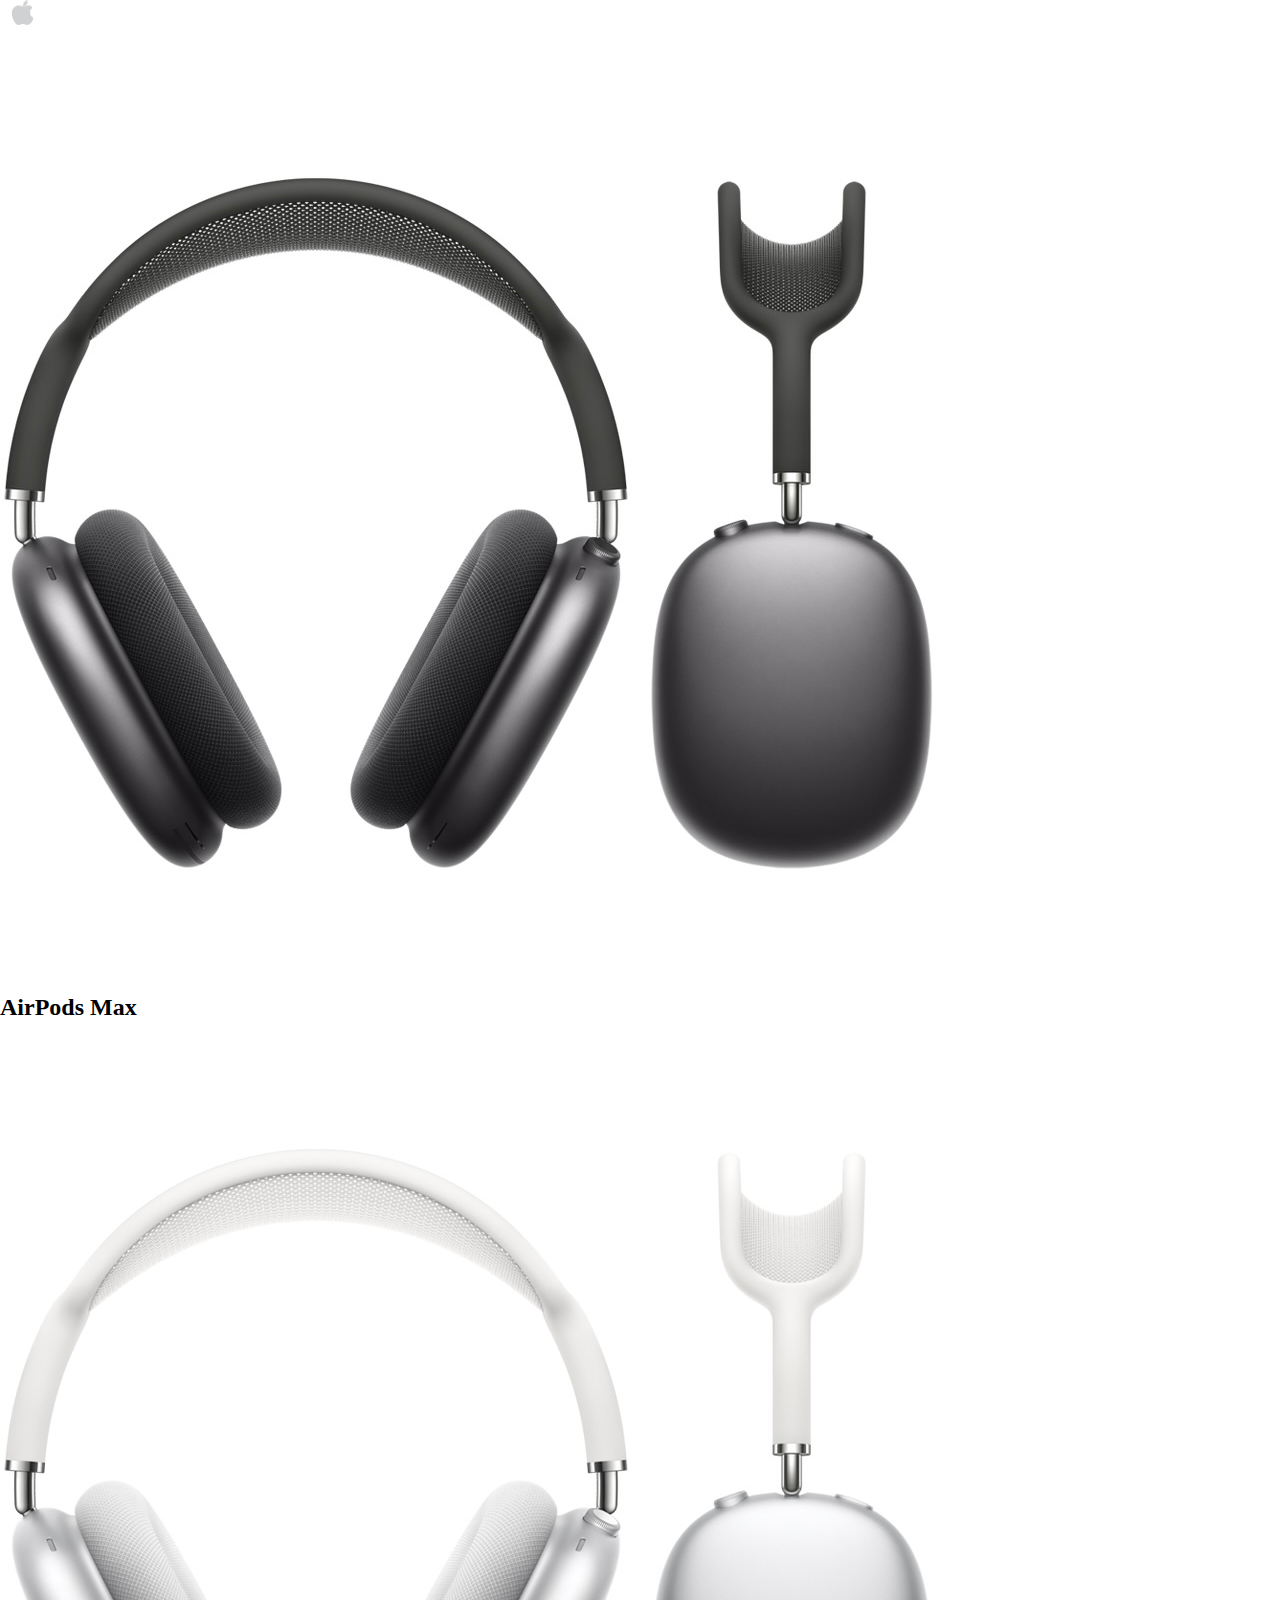
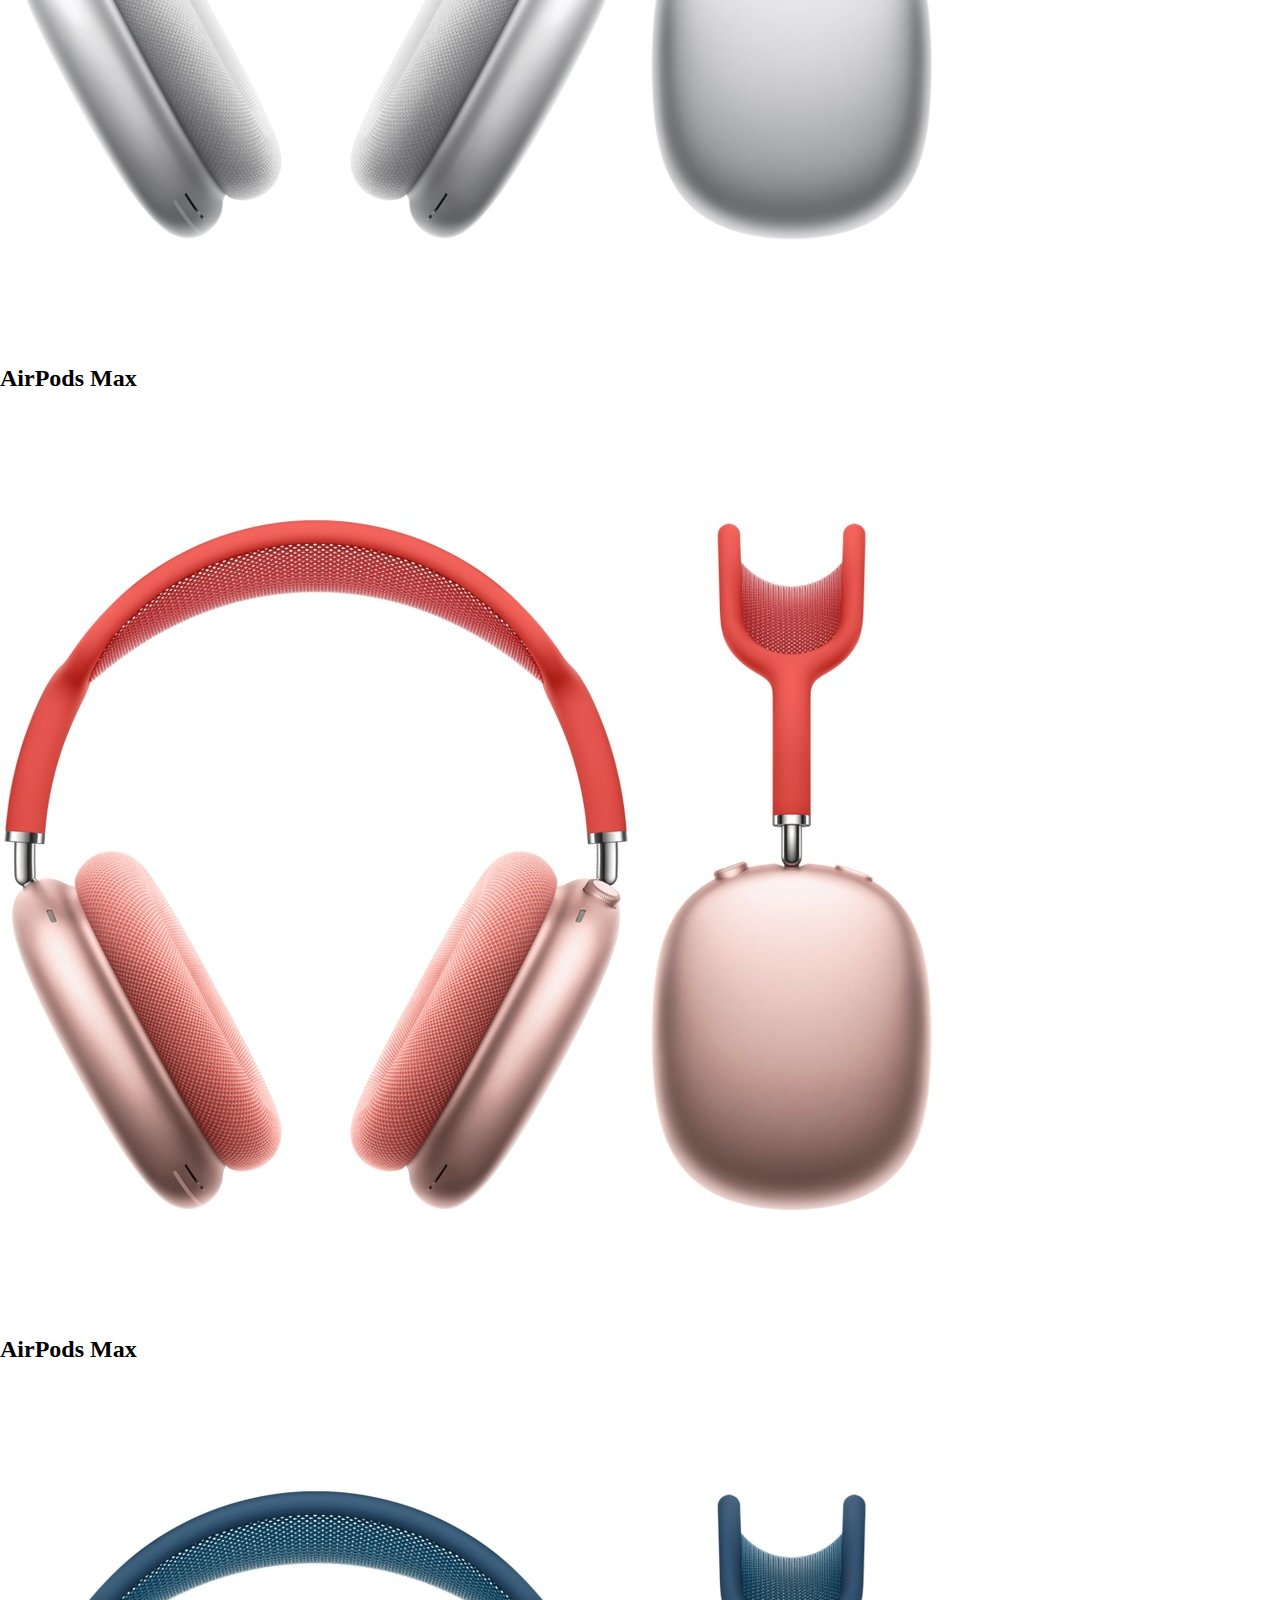
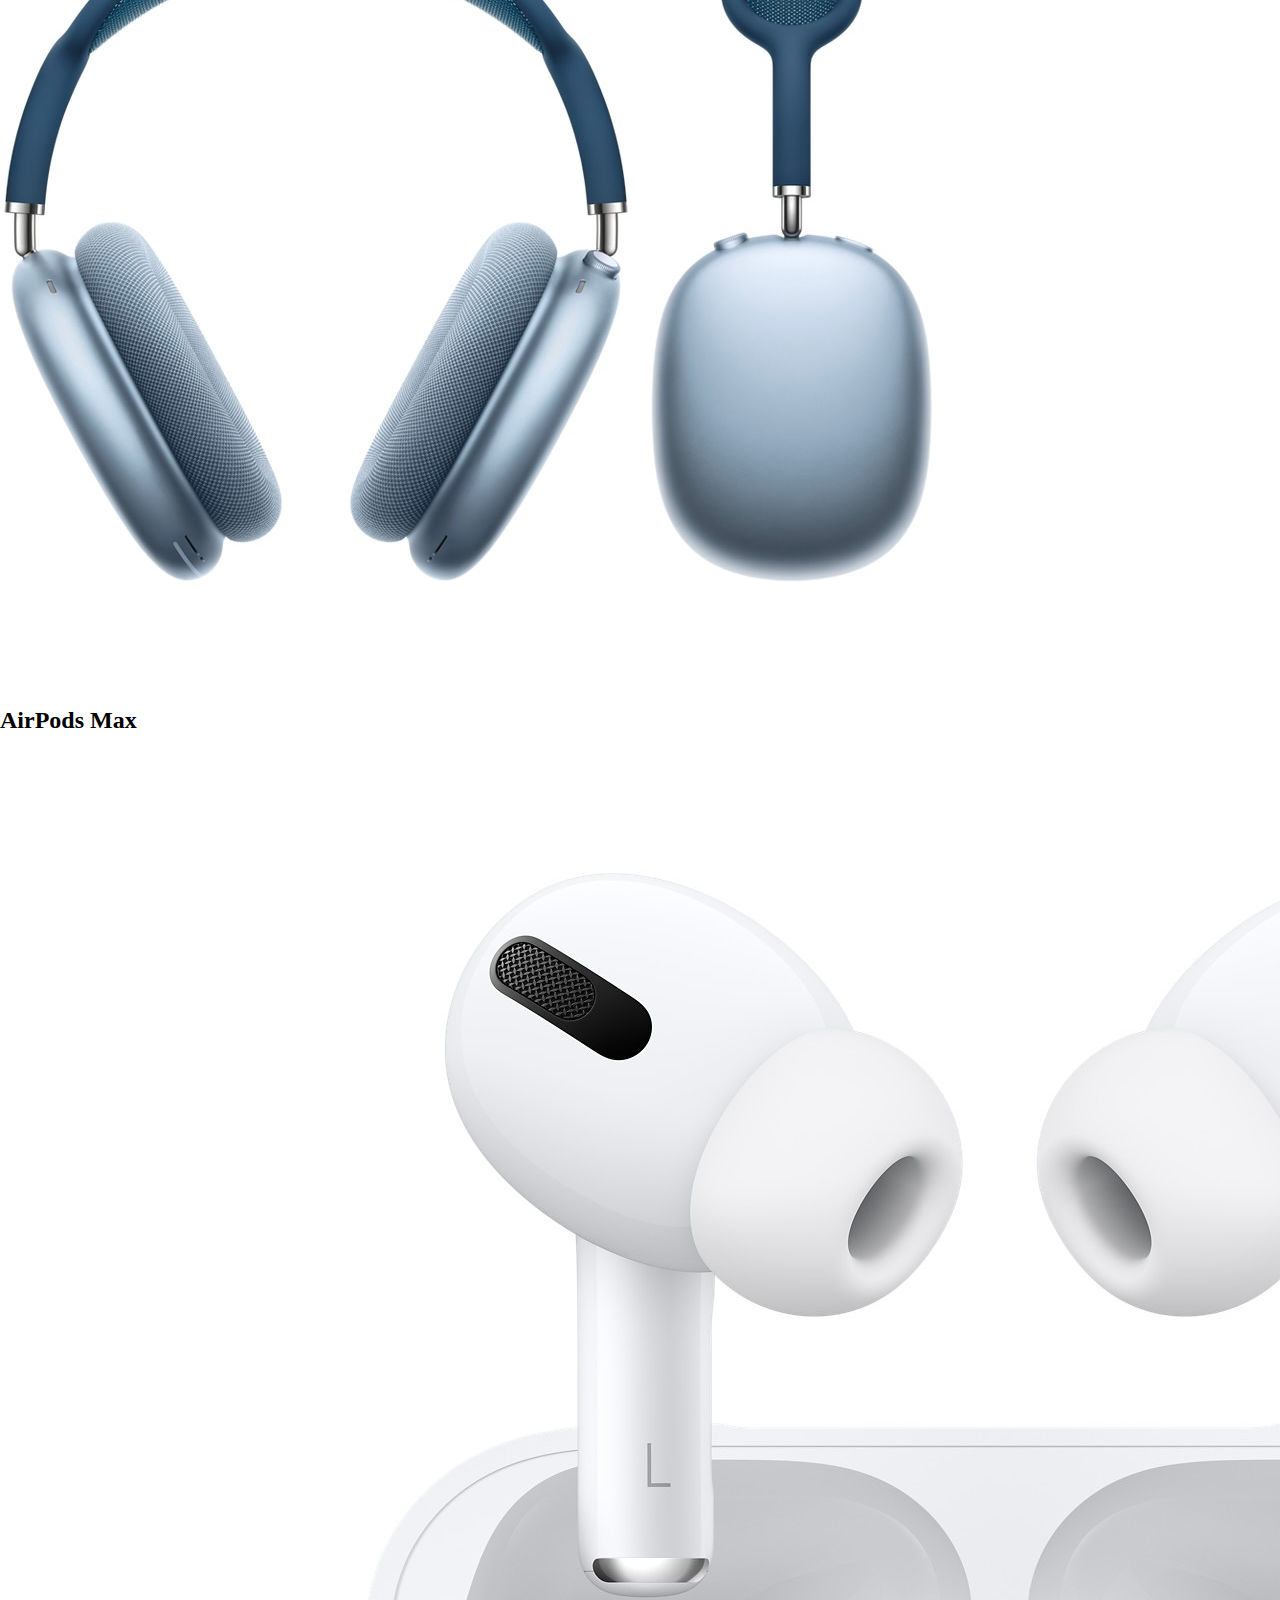
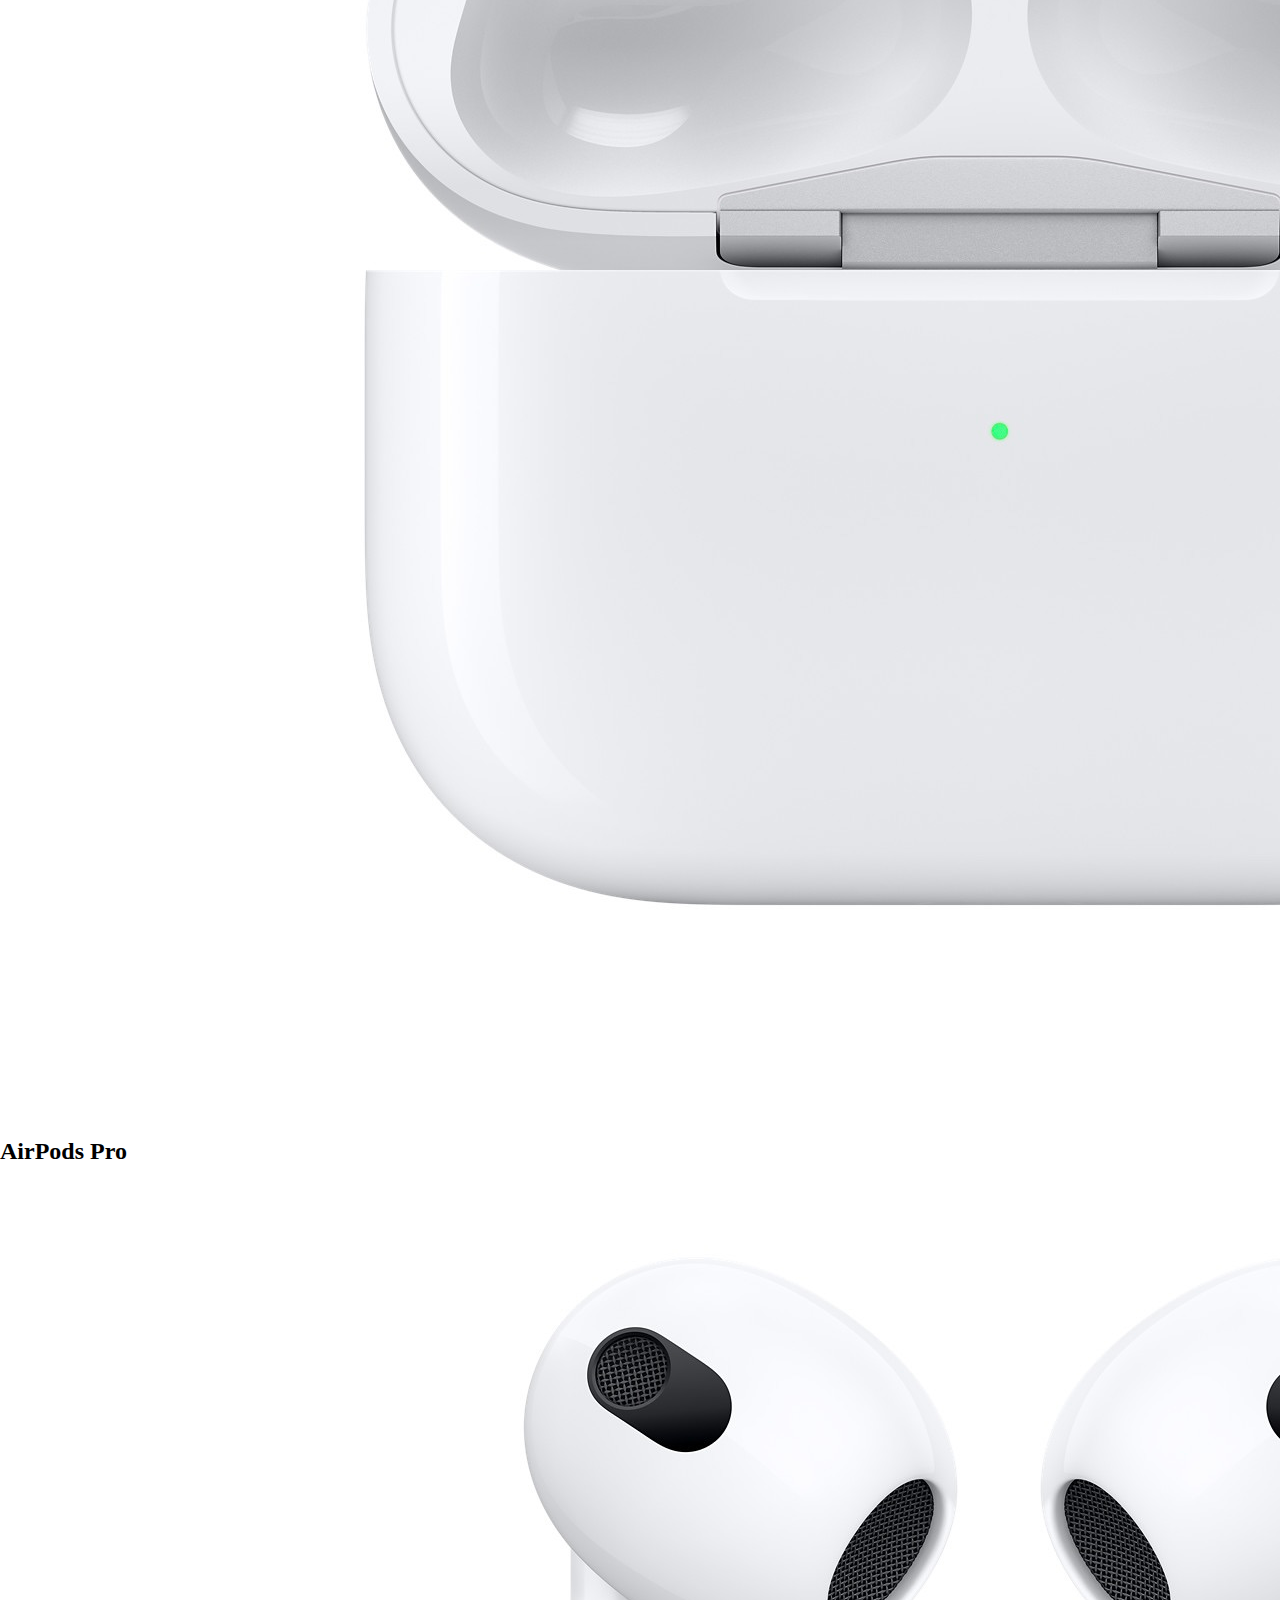
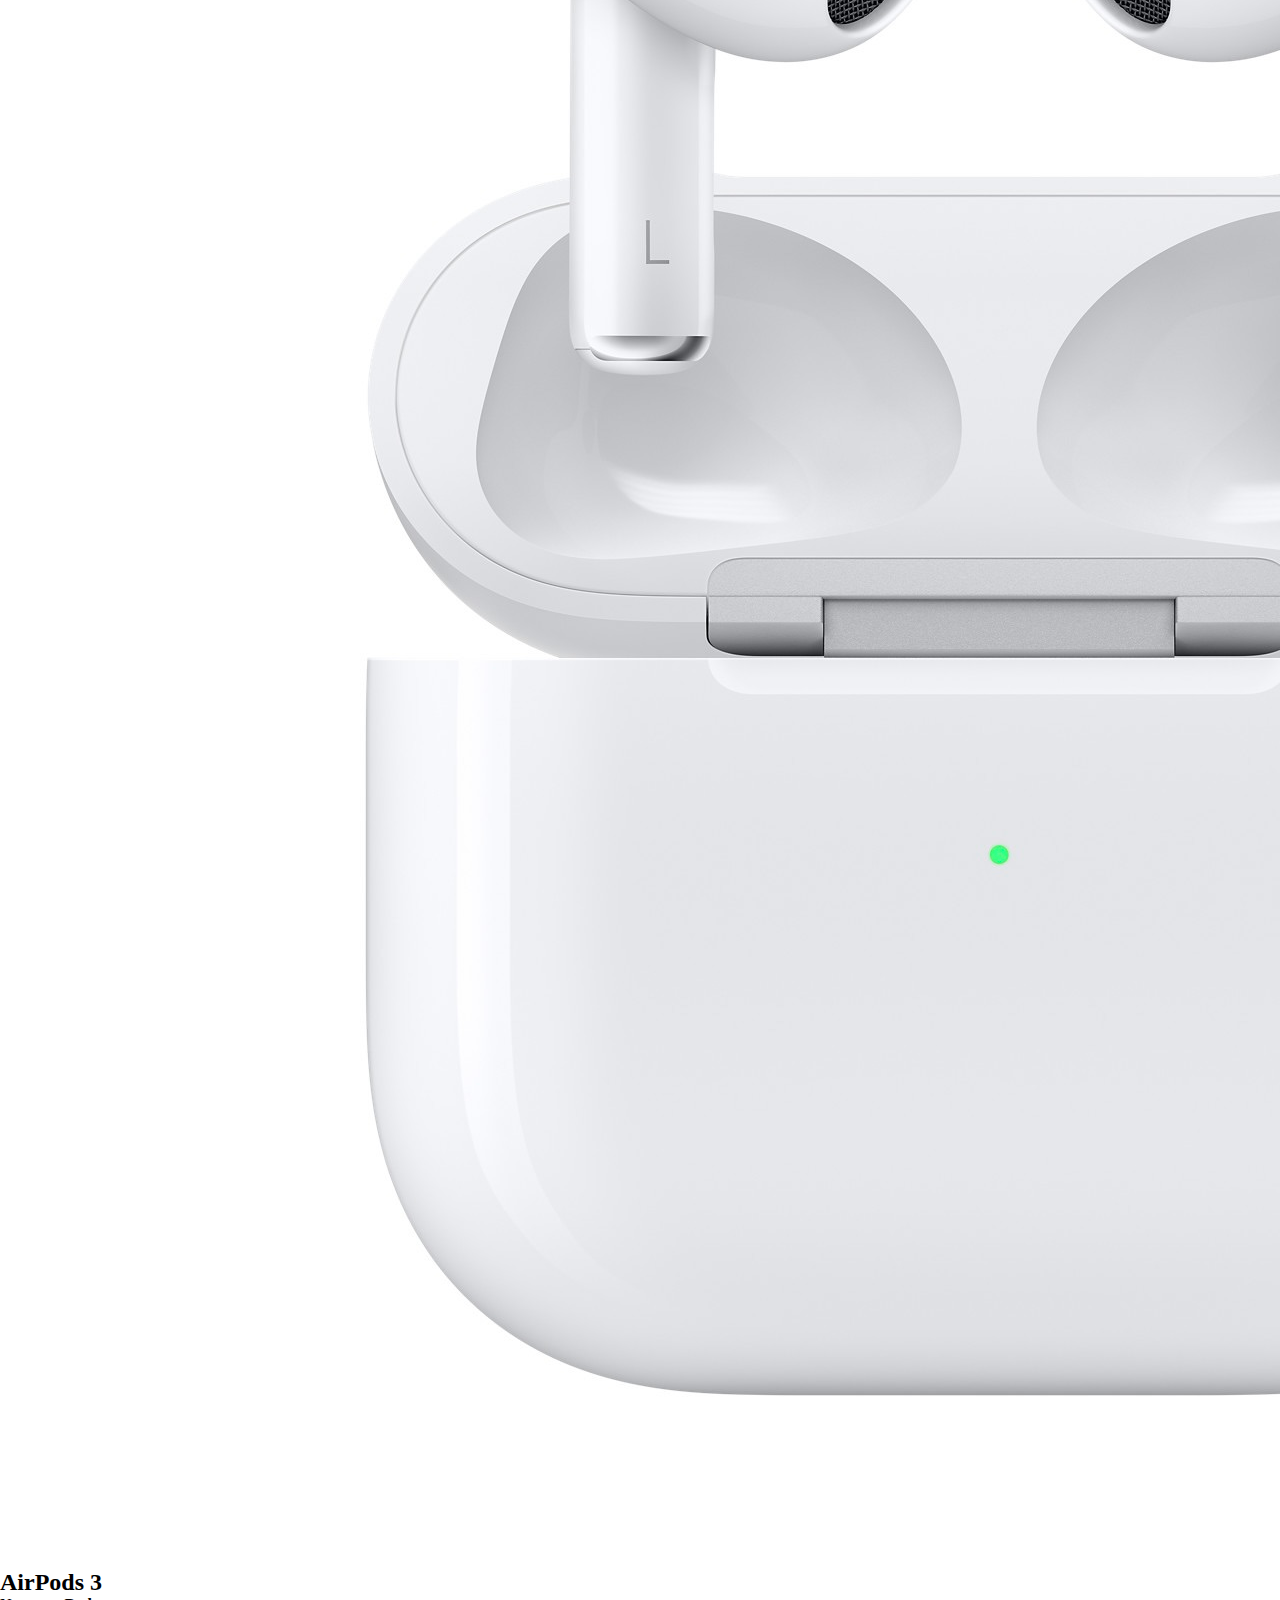
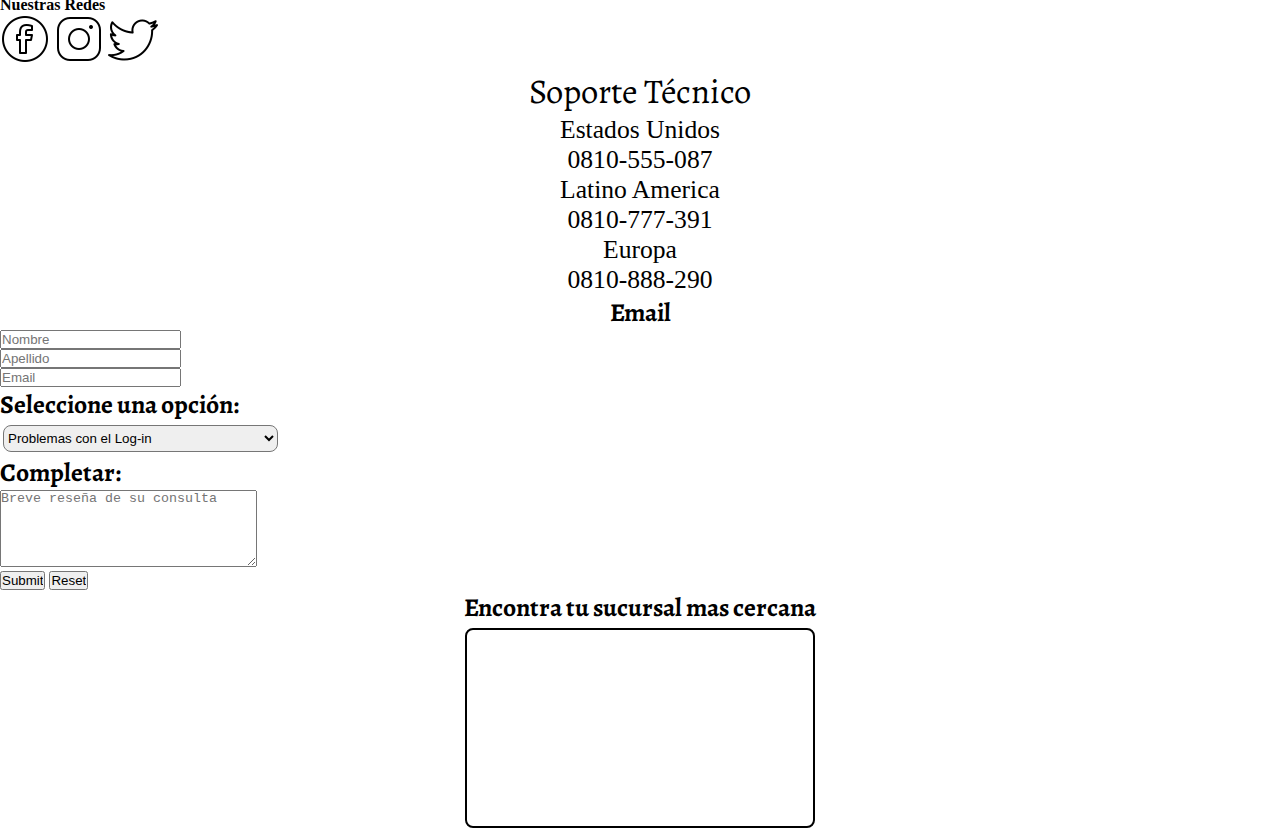
<file: pages/airpods.html>
<!DOCTYPE html>
<html lang="en">

<head>
  <title>Apple - AirPods</title>
  <meta charset="UTF-8" />
  <meta name="viewport" content="width=device-width" />
  <link rel="stylesheet" href="../css/style.css">
  <link rel="shorcut icon" href="http://assets.stickpng.com/images/580b57fcd9996e24bc43c516.png">
</head>

<body>
  <header class="contenedorNavBar">
    <a href="../index.html">
      <img class="logo" src="../img/logo.png" alt="Logo Apple" />
    </a>
    <nav>
      <ul class="lista">
        <li><a href="./mac.html">Mac</a></li>
        <li><a href="./iphone.html">iPhone</a></li>
        <li><a href="./watch.html">Watch</a></li>
        <li><a href="./airpods.html">AirPods</a></li>
        <li><a href="#Contacto">Contacto</a></li>
        <li><a href="./log-in.html">Log in</a></li>
      </ul>
    </nav>
  </header>
  <main>
    <div class="contenedorAirpods">
      <div>
        <img src="../img/AirpodsMax Space Gray.jpeg" alt="AirPods Max">
        <h2>AirPods Max</h2>
        <img src="../img/AirpodsMax Silver.jpeg" alt="AirPods Max">
        <h2>AirPods Max</h2>
      </div>
      <div>
        <img src="../img/AirpodsMax Red.jpeg" alt="AirPods Max">
        <h2>AirPods Max</h2>
        <img src="../img/AirpodsMax Blue.jpeg" alt="AirPods Max">
        <h2>AirPods Max</h2>
      </div>
      <div>
        <img src="../img/AirpodsPro.jpeg" alt="AirPods Pro">
        <h2>AirPods Pro</h2>
        <img src="../img/Airpods 3.jpeg" alt="AirPods 3">
        <h2>AirPods 3</h2>
      </div>
    </div>
  </main>
  <footer>
    <!-- REDES SOCIALES Y TELEFONO-->
    <div class="social">
      <h4 class="marginBottom">Nuestras Redes</h4>
      <a href="https://es-la.facebook.com/apple/" target="_blank">
        <img src="../img/Facebook.png" alt="Facebook">
      </a>
      <a href="https://www.instagram.com/apple/?hl=es-la" target="_blank">
        <img src="../img/Instagram.png" alt="Instagram">
      </a>
      <a href="https://twitter.com/apple" target="_blank">
        <img src="../img/Twitter.png" alt="Twitter">
      </a>
    </div>
    <div class="telefono">
      <h4 id="Contacto" class="marginBottom">Soporte Técnico</h4>
      <p class="marginBottom">Estados Unidos<br>0810-555-087</p>
      <p class="marginBottom">Latino America<br>0810-777-391</p>
      <p>Europa<br>0810-888-290</p>
    </div>
    <!-- FIN REDES SOCIALES Y TELEFONO-->
    <!-- CONTACTO -->
    <section class="email">
      <h4>Email</h4>
      <form action="#" method="get" class="marginBottom">
        <input type="text" name="Nombre" placeholder="Nombre" required />
        <br />
        <input type="text" name="Apellido" placeholder="Apellido" required />
        <br />
        <input type="email" name="Email" placeholder="Email" required />
        <br />
        <label for="consulta">Seleccione una opción:</label> <br>
        <select name="consulta" required class="marginTop marginBottom">
          <option value="Problemas_con_el_log-in">Problemas con el Log-in</option>
          <option value="Reparacion">Reparar un equipo</option>
          <option value="Garantia">Garantia</option>
          <option value="Otro">Otro</option>
        </select> <br>
        <label for="comentario">Completar:</label> <br>
        <textarea name="comentario" cols="30" rows="5" placeholder="Breve reseña de su consulta" required
          class="marginTop"></textarea>
        <br>
        <!-- BOTONES -->
        <input type="submit">
        <input type="reset">
        <!-- FIN BOTONES -->
      </form>
    </section>
    <!-- FIN CONTACTO -->
    <!-- MAPA -->
    <div class="contenedorMapa">
      <h4>Encontra tu sucursal mas cercana</h4>
      <iframe
        src="https://www.google.com/maps/embed?pb=!1m18!1m12!1m3!1d3022.42233098887!2d-73.97919068474411!3d40.752734979327535!2m3!1f0!2f0!3f0!3m2!1i1024!2i768!4f13.1!3m3!1m2!1s0x89c259018a375afb%3A0x1667f45cbf9b2173!2sApple%20Grand%20Central!5e0!3m2!1ses-419!2sar!4v1658621114405!5m2!1ses-419!2sar"
        width="350" height="200" style="border:2px black solid;" allowfullscreen="" loading="lazy"
        referrerpolicy="no-referrer-when-downgrade"></iframe>
    </div>
    <!-- FIN MAPA -->
  </footer>
</body>

</html>
</file>
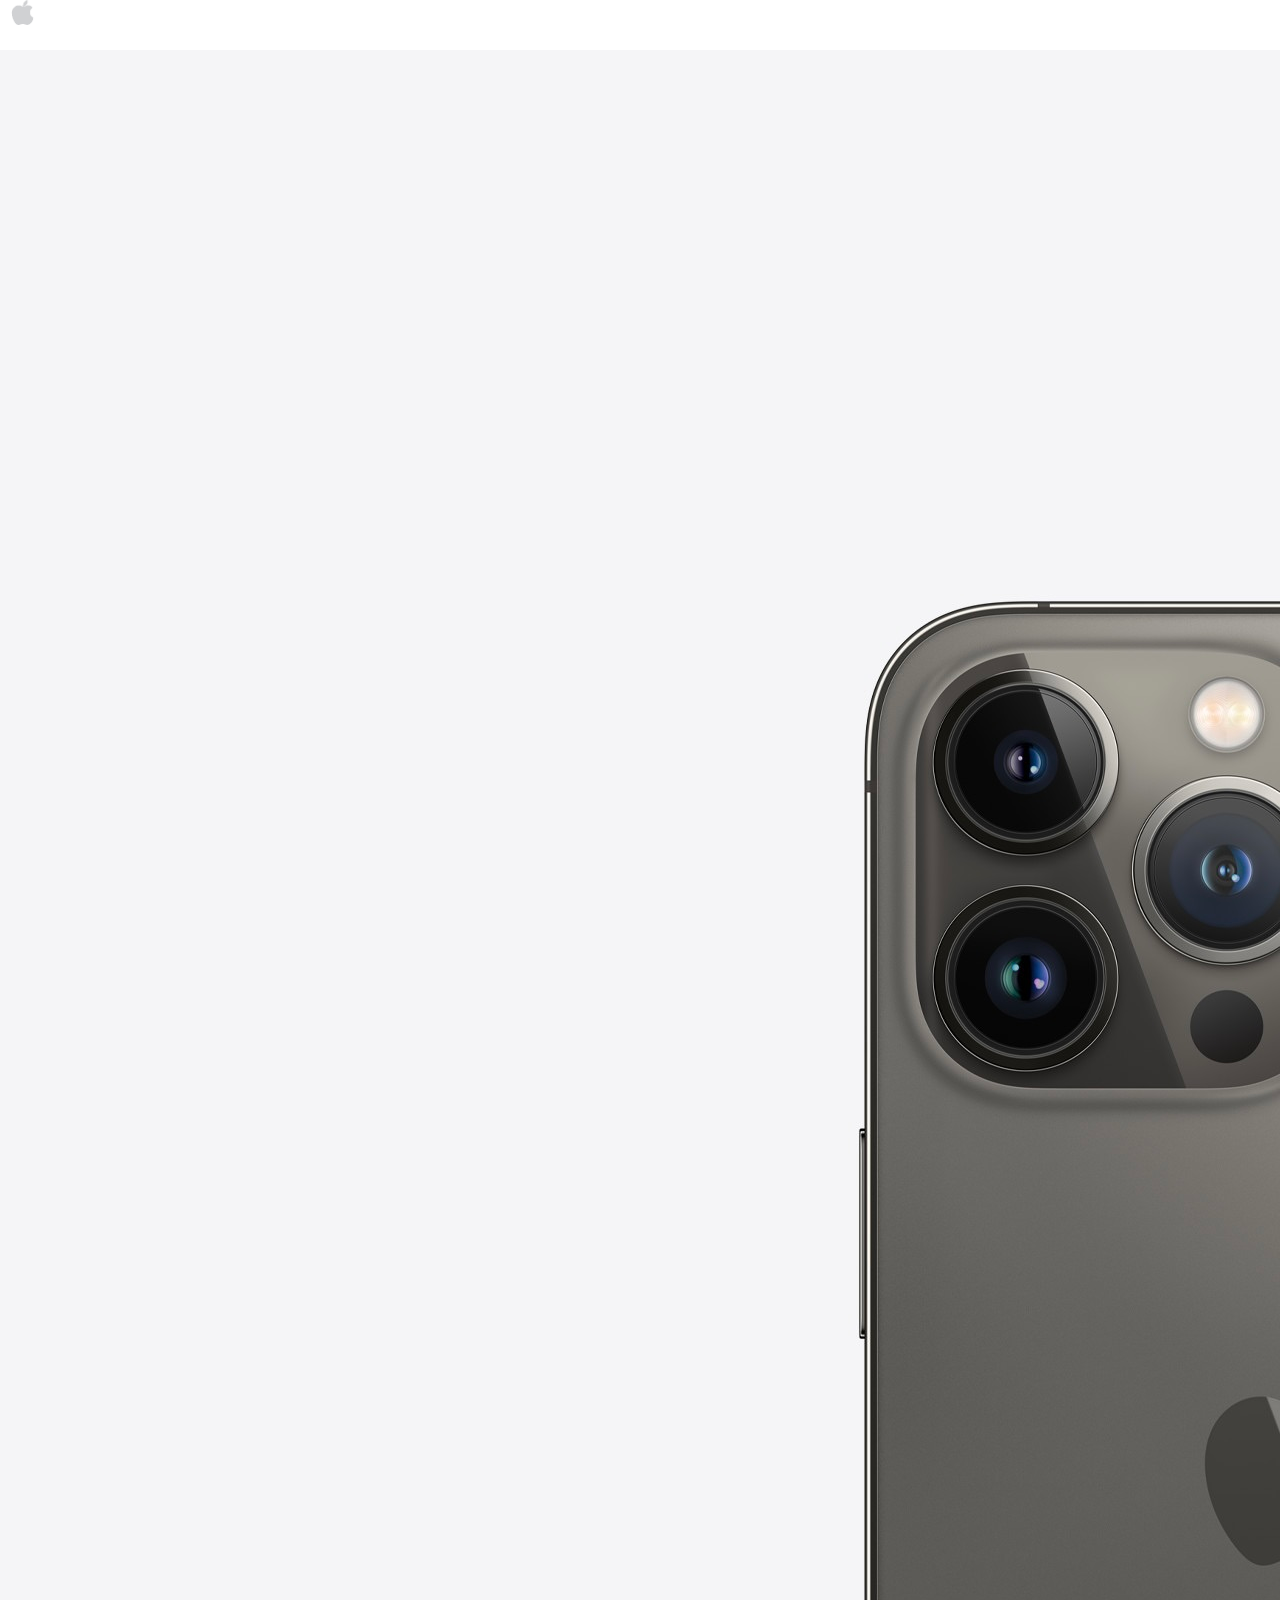
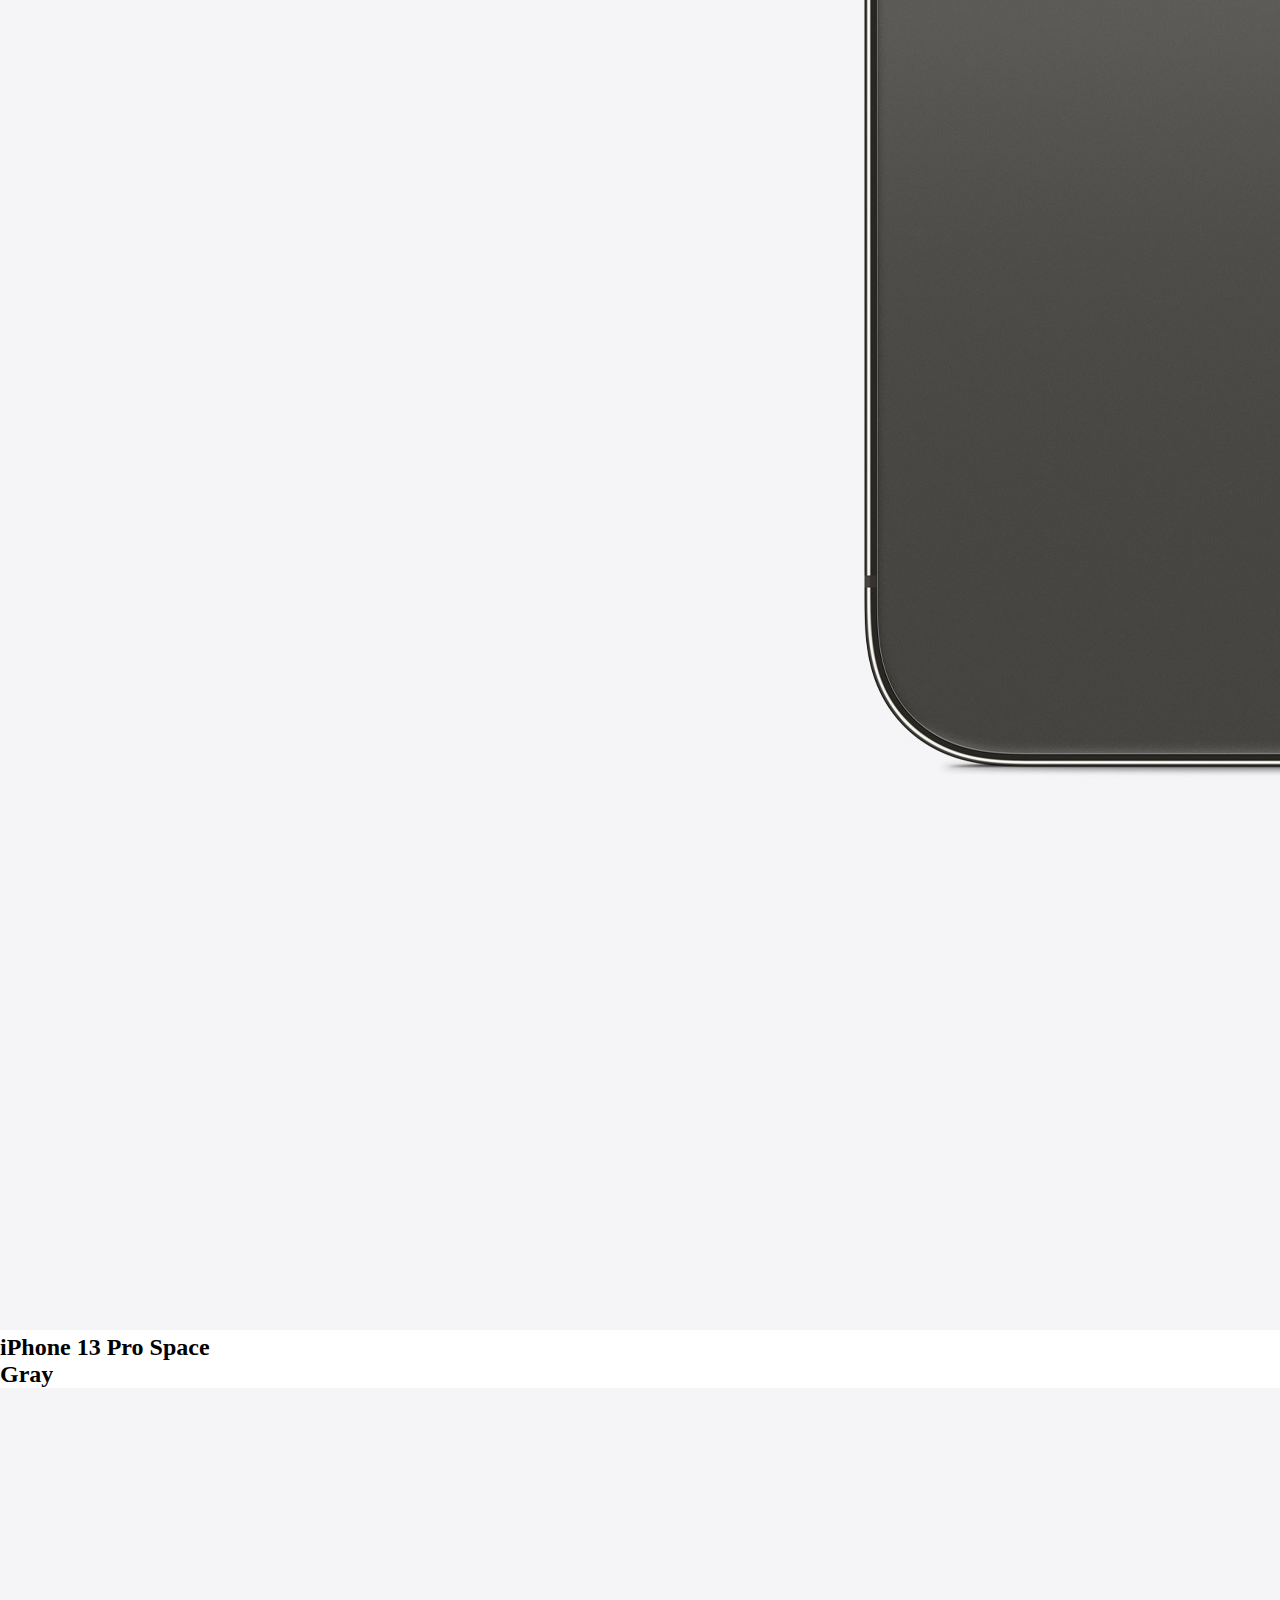
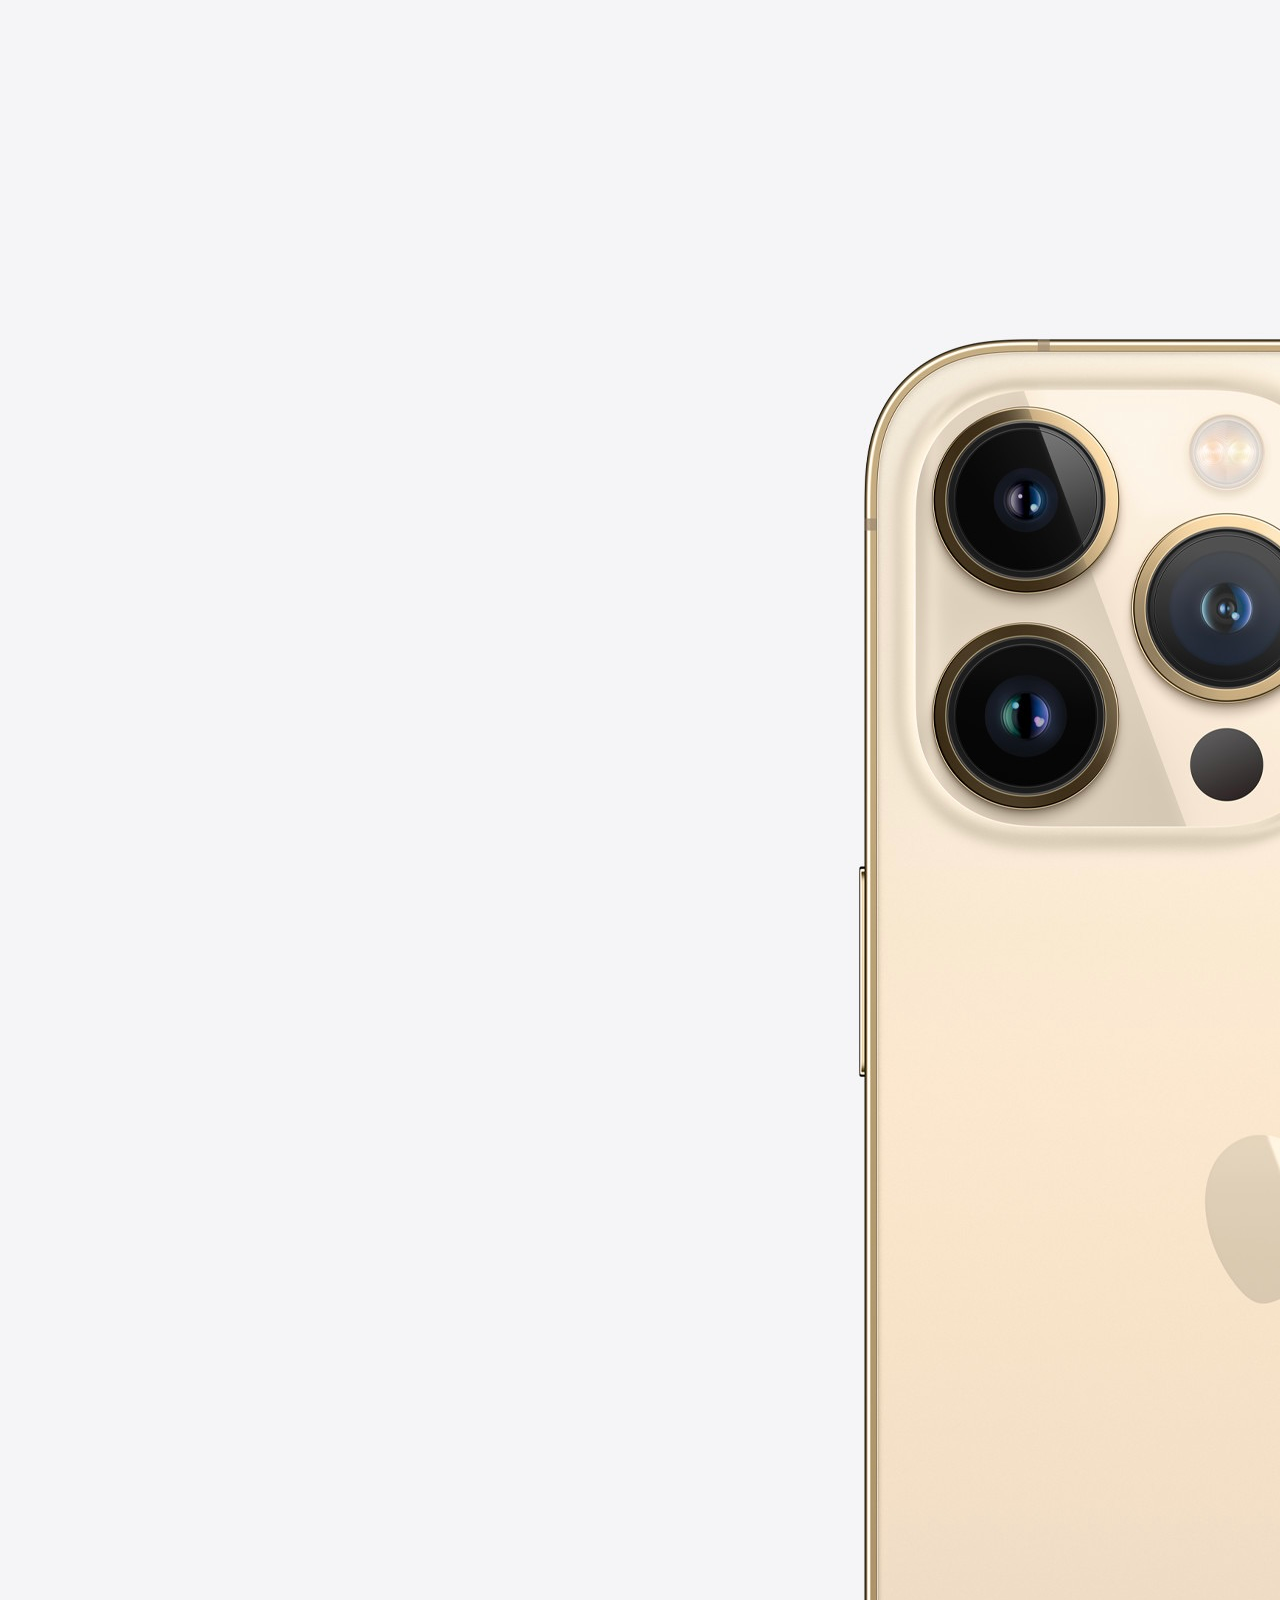
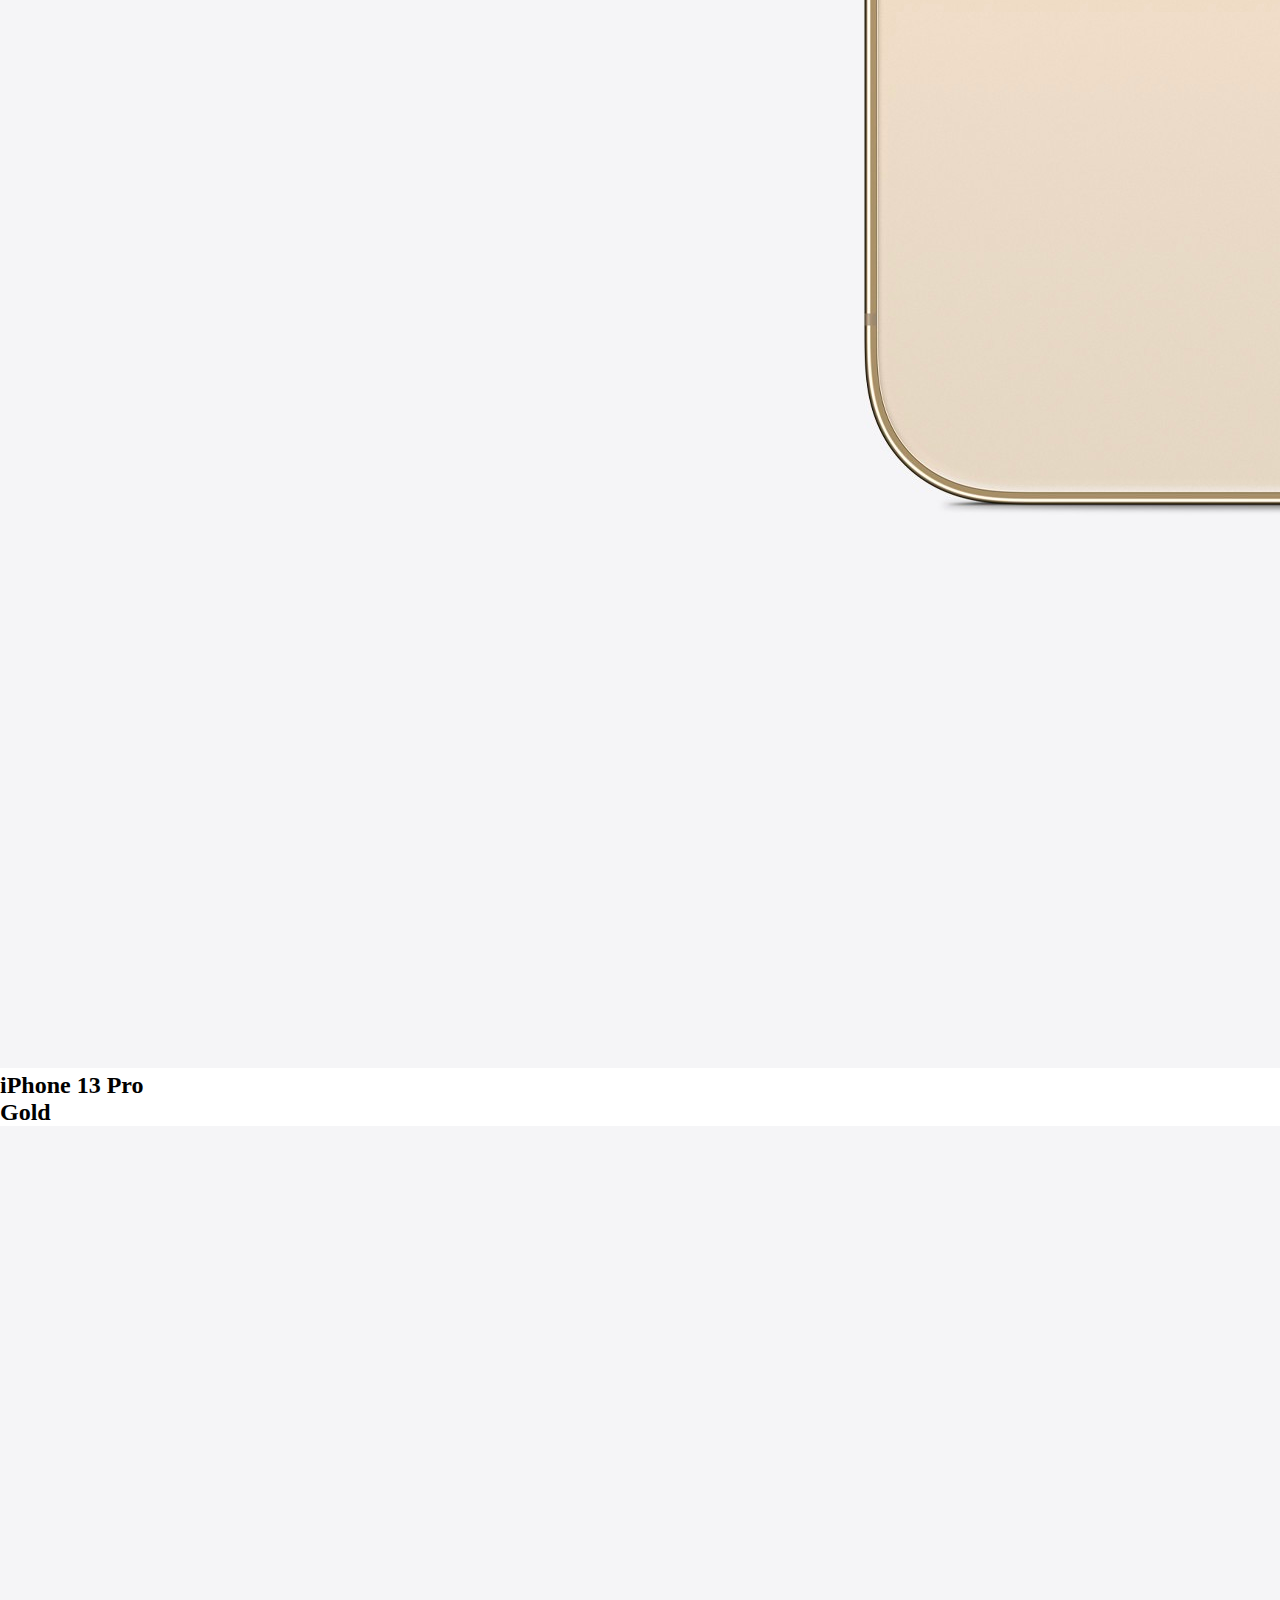
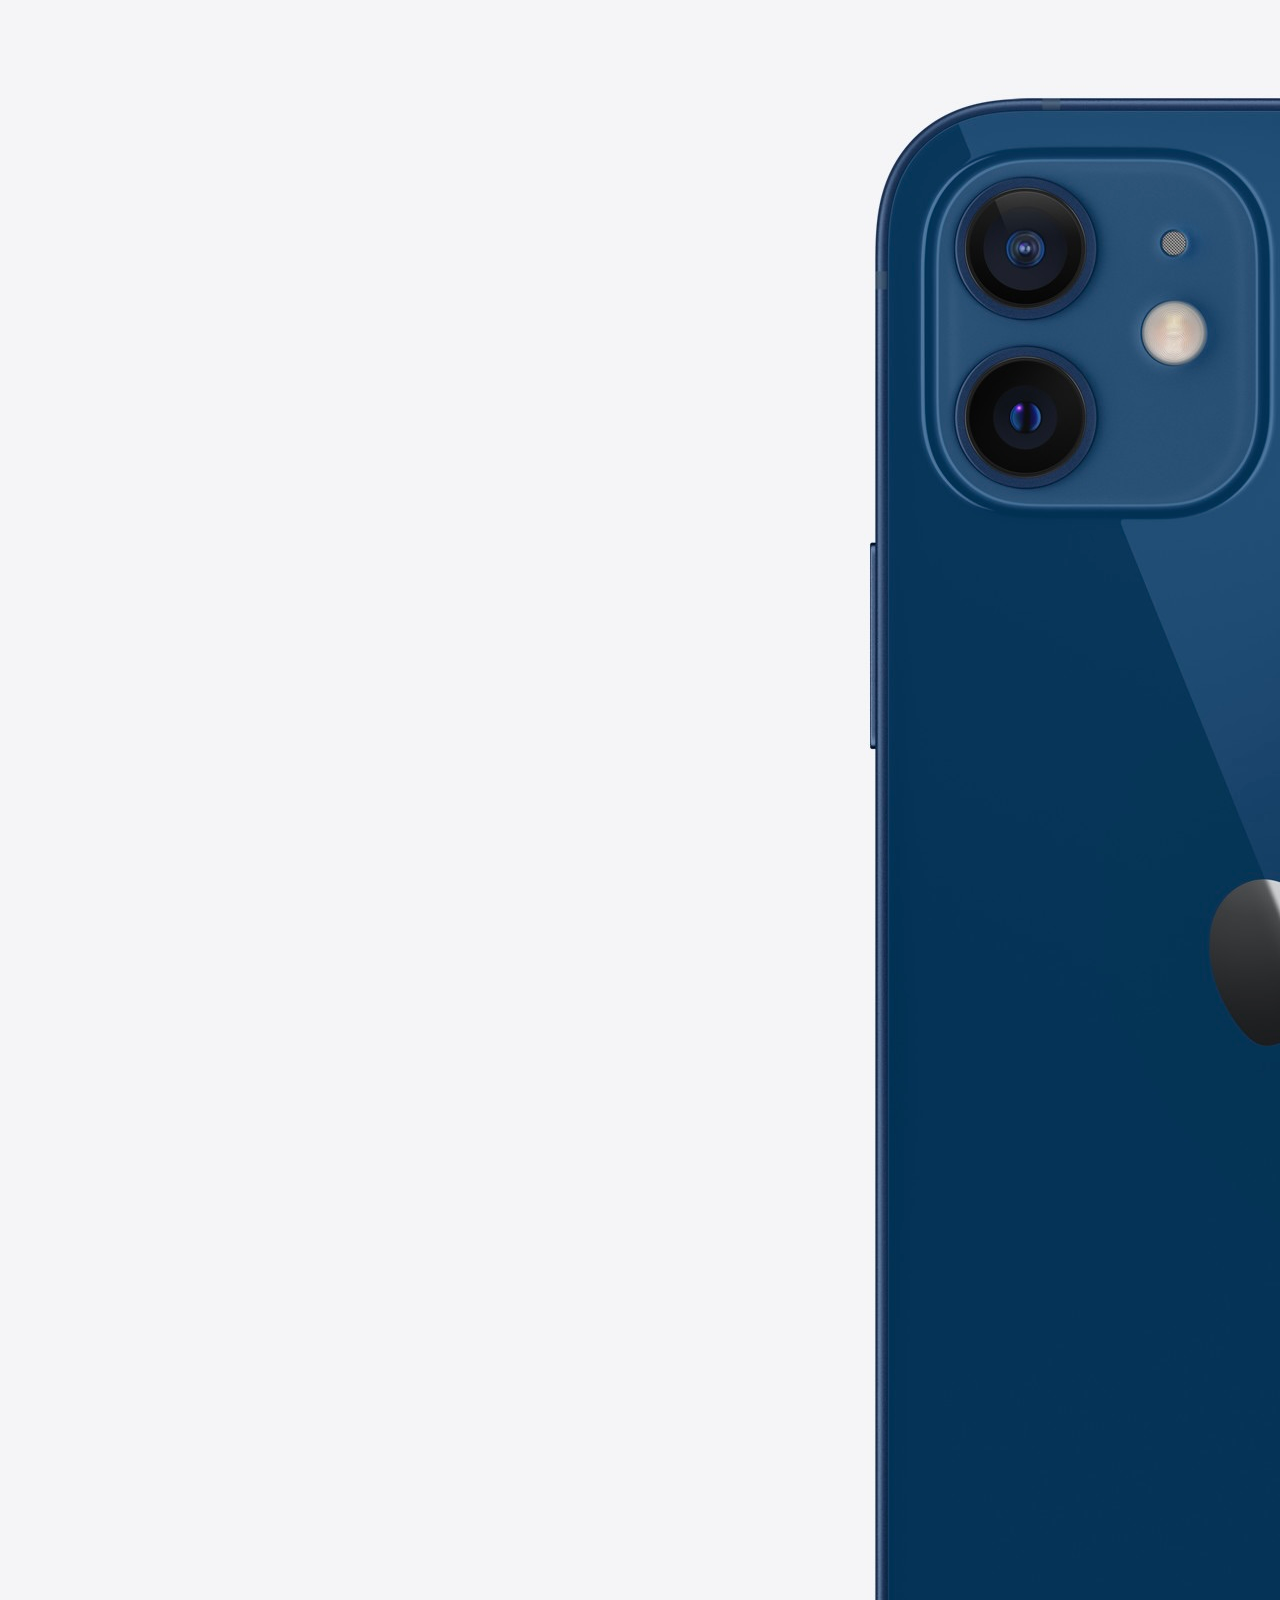
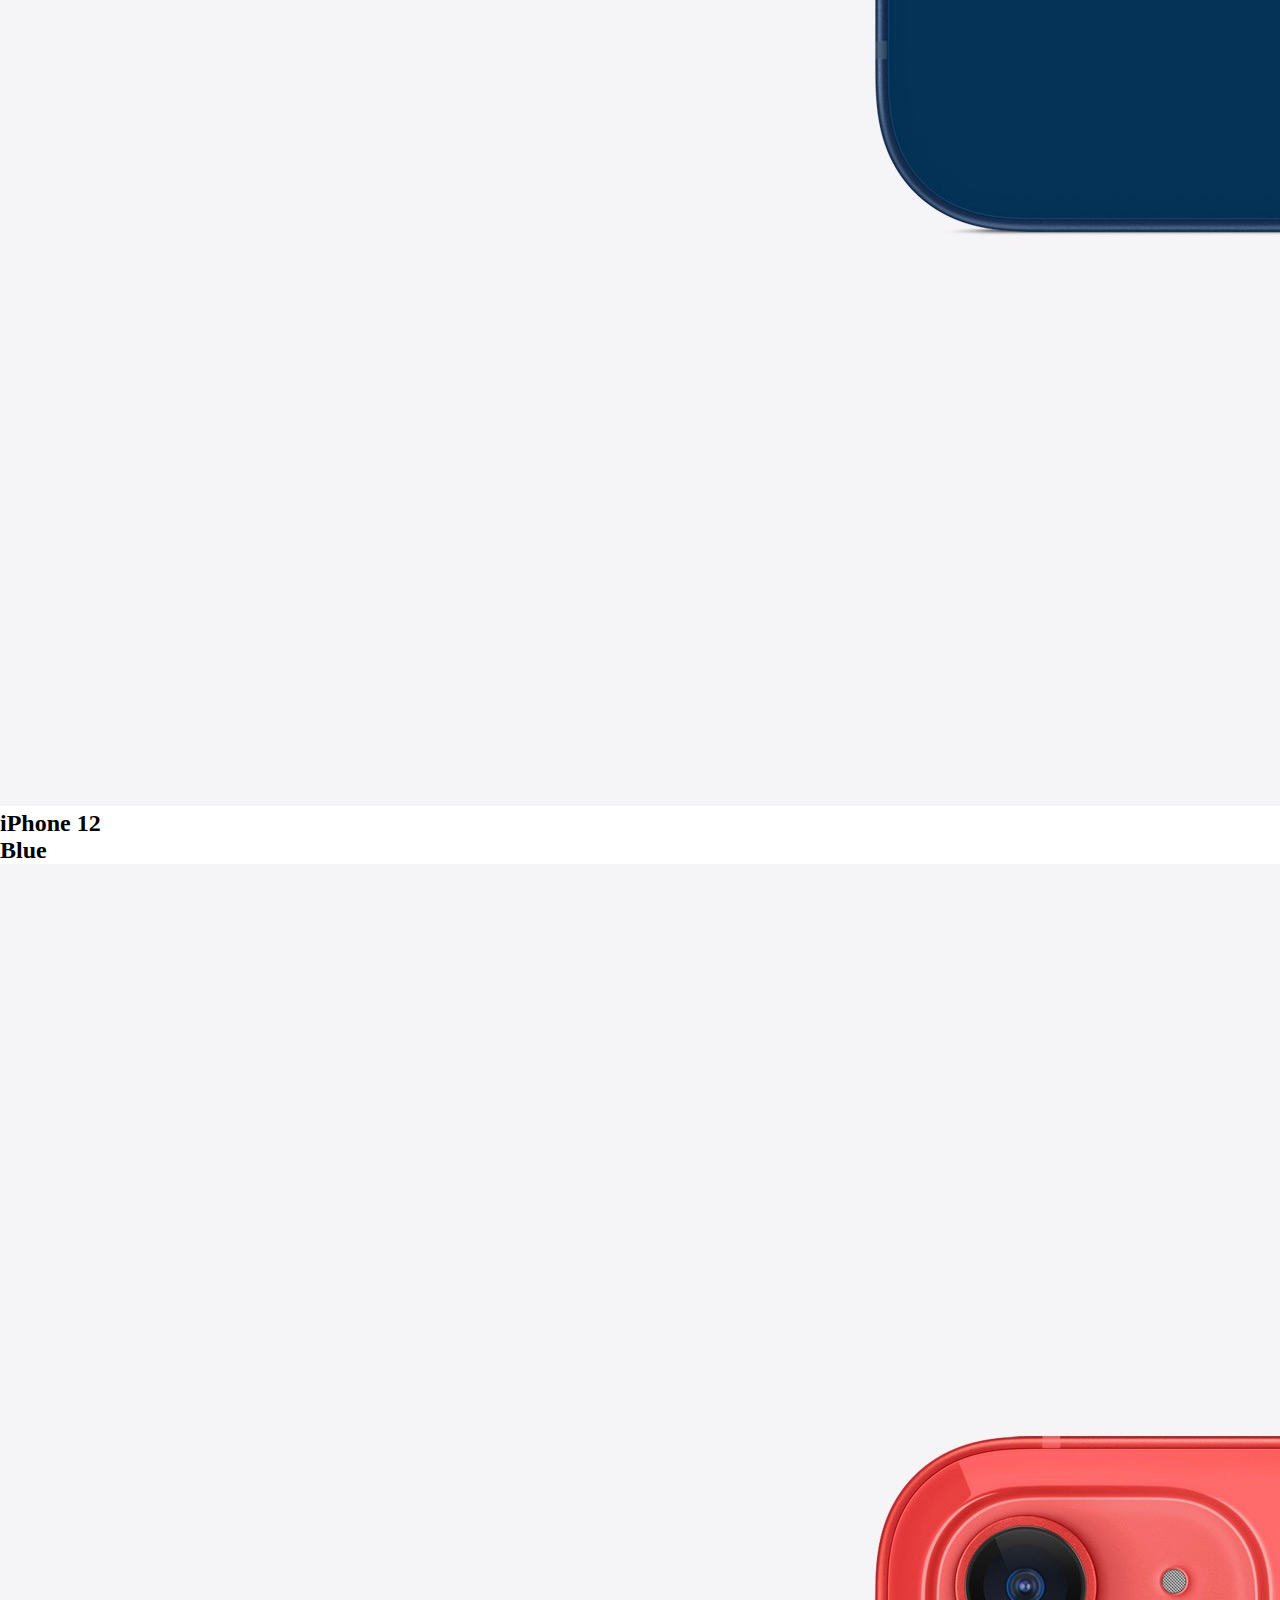
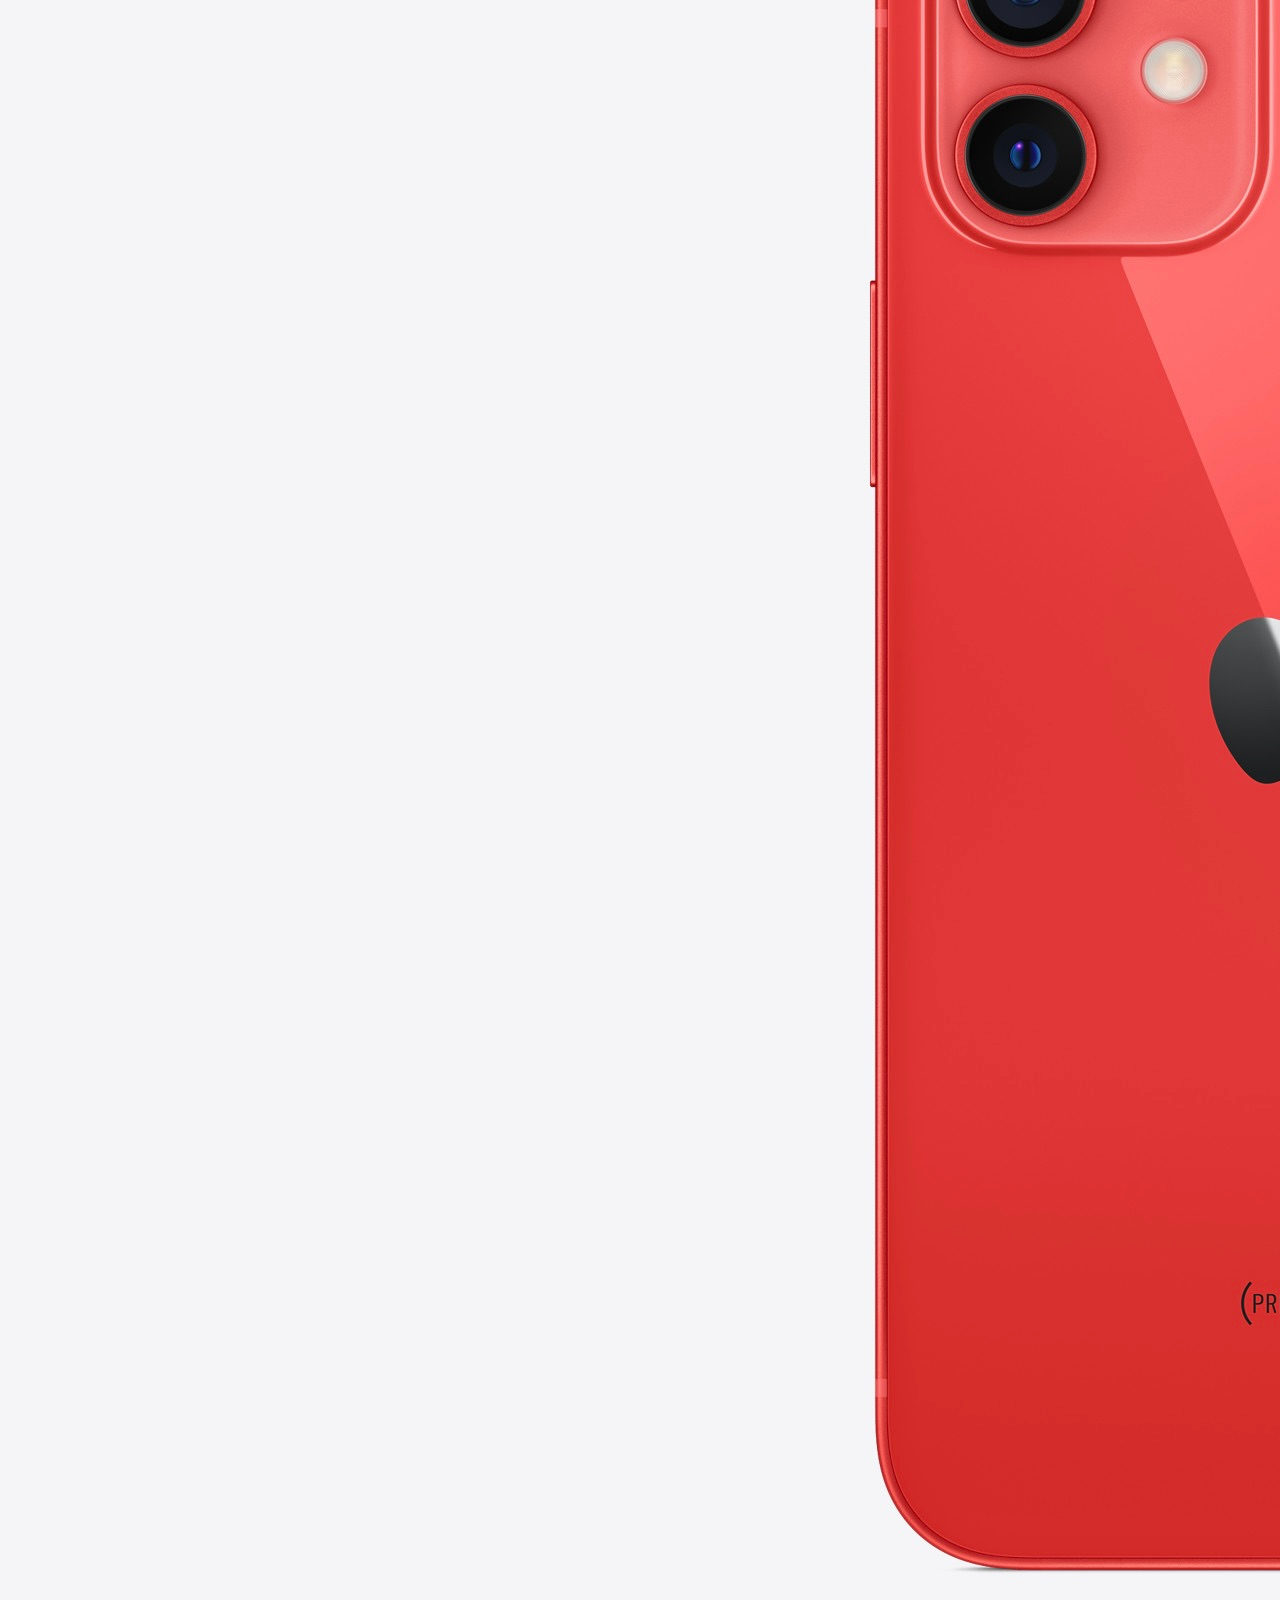
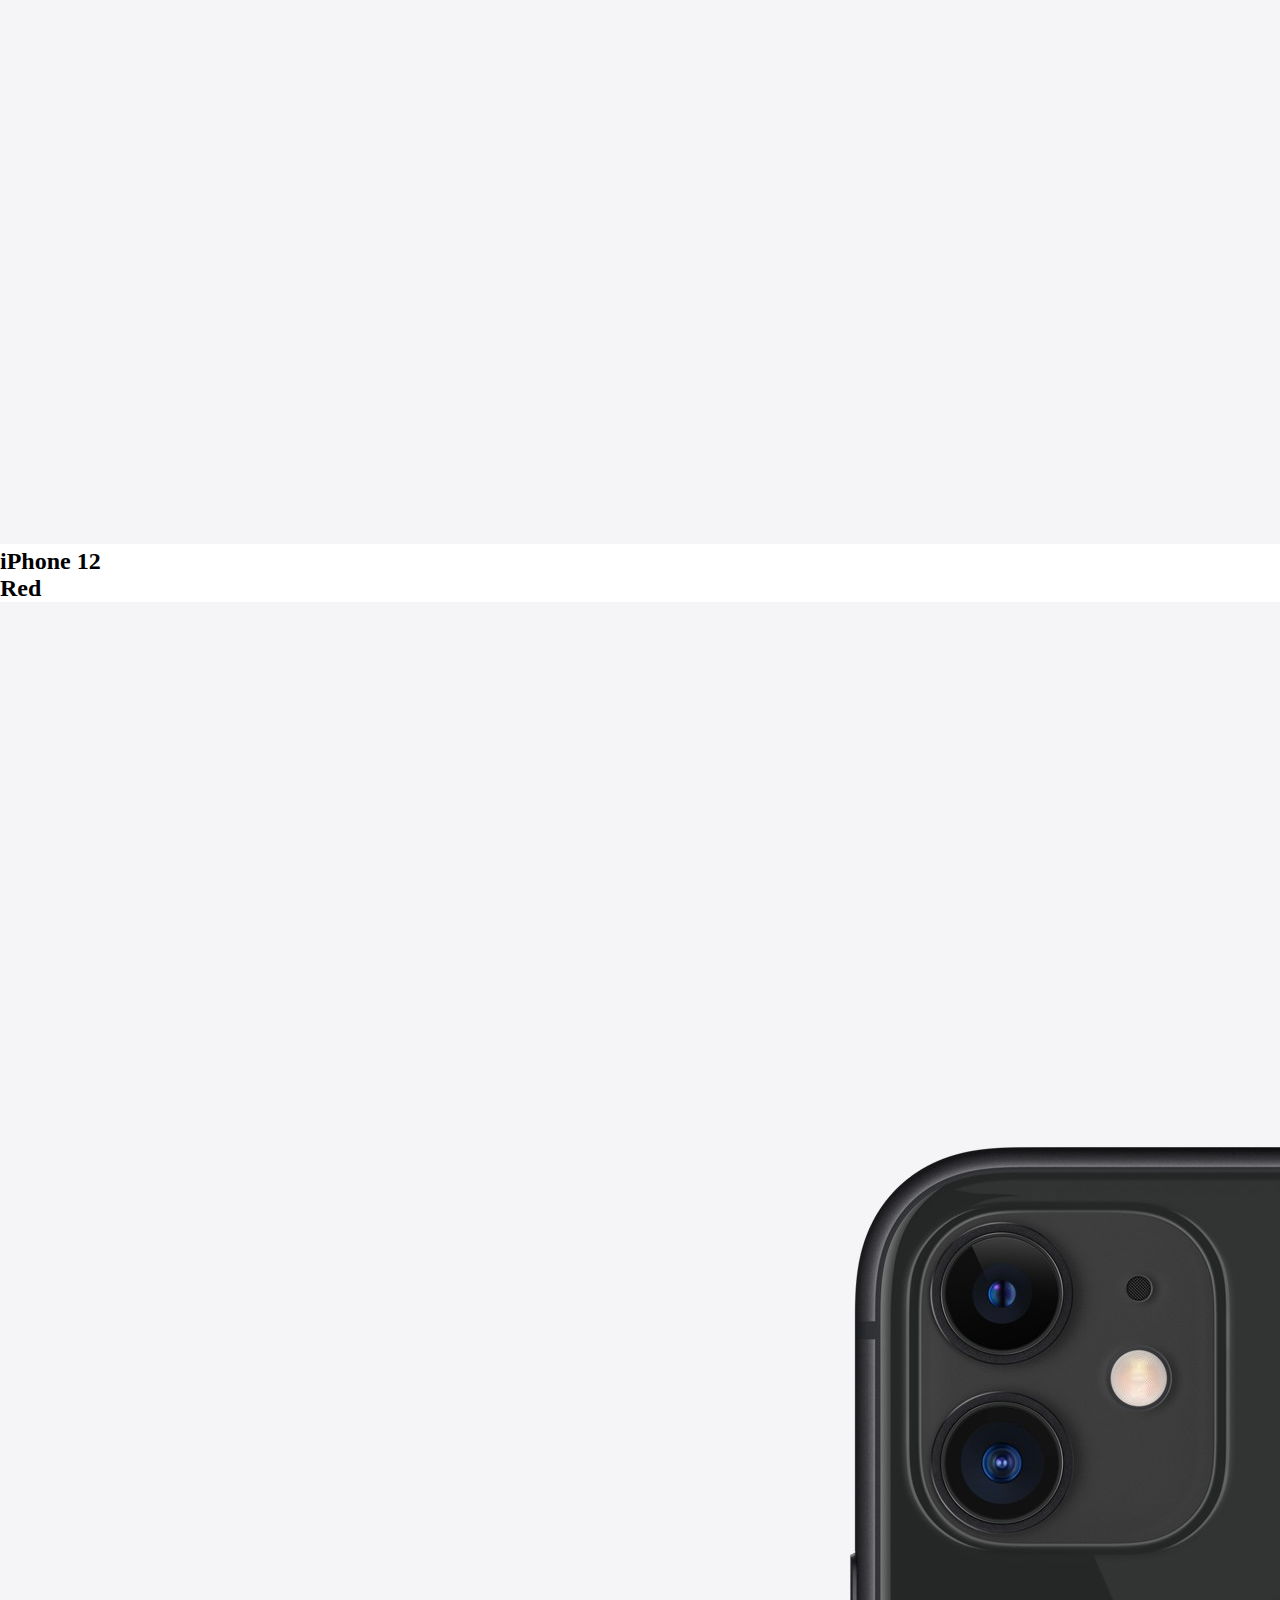
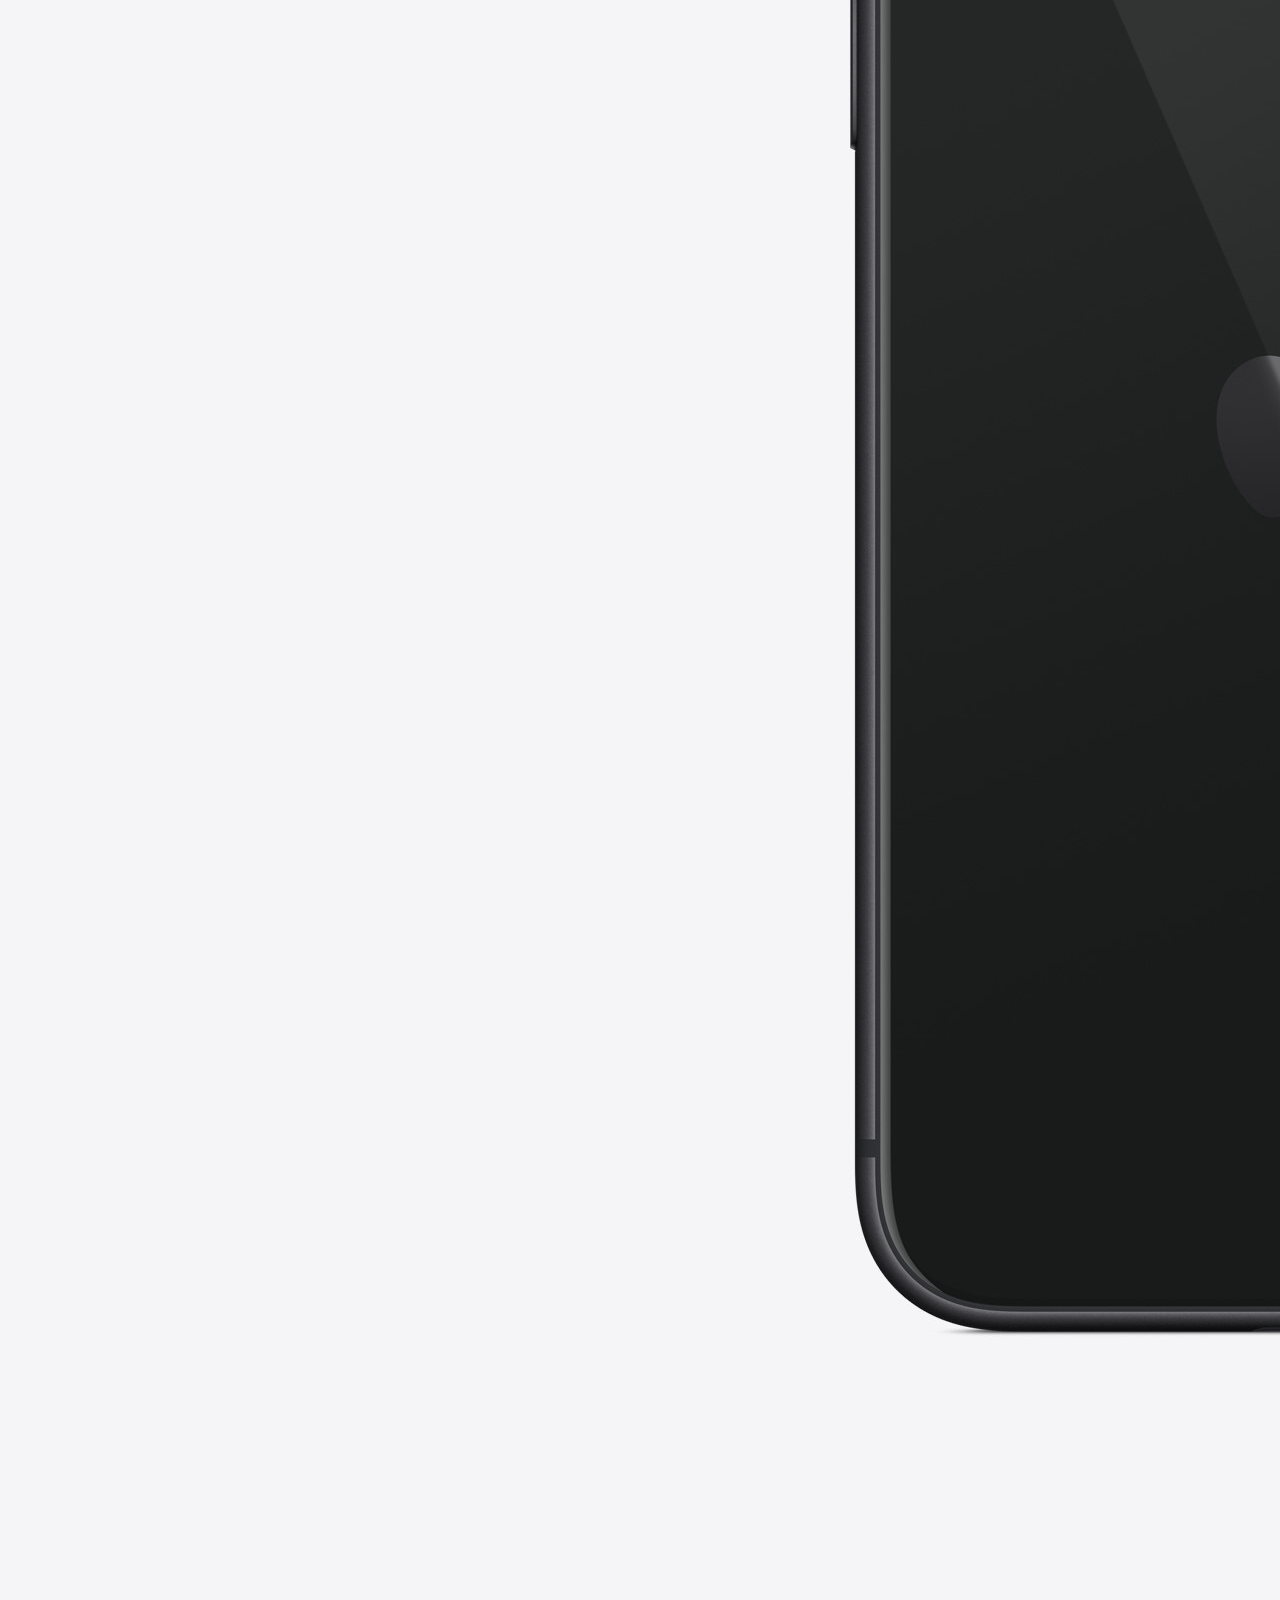
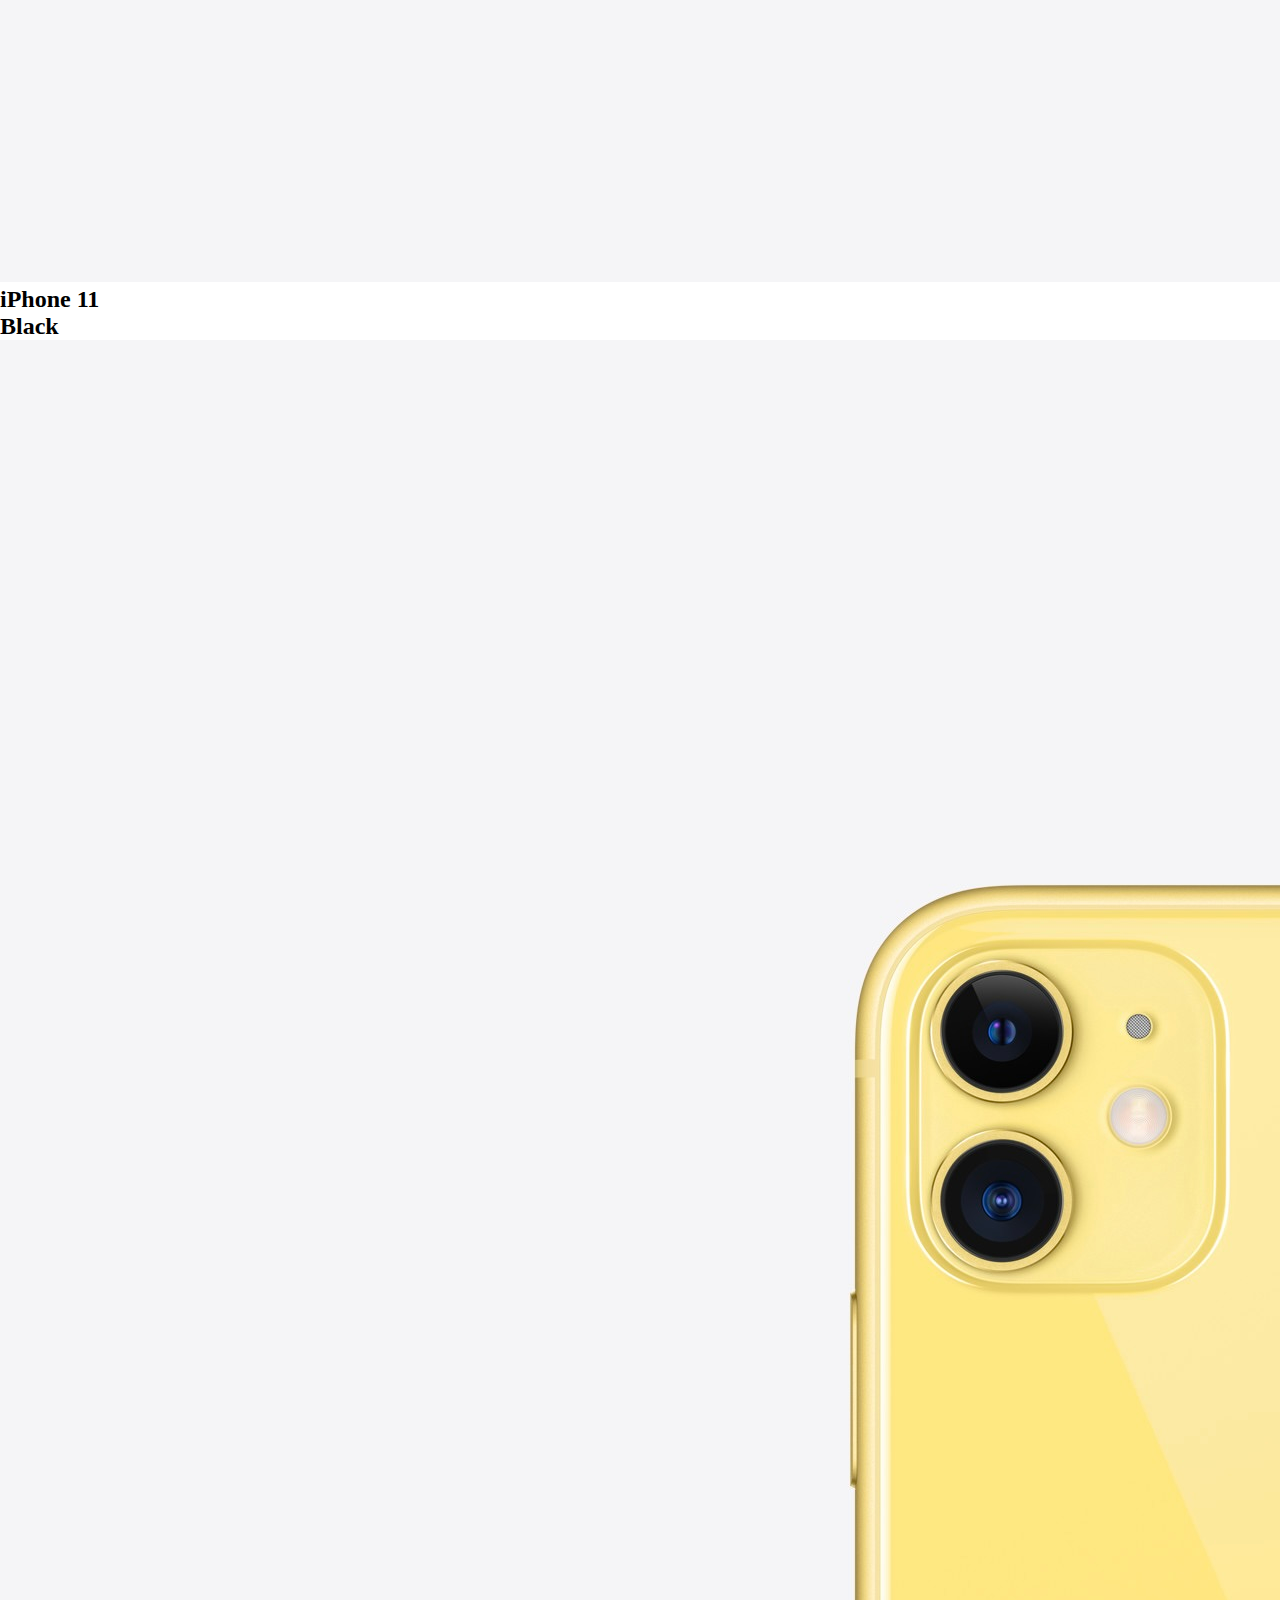
<file: pages/iphone.html>
<!DOCTYPE html>
<html lang="en">

<head>
  <title>Apple - iPhone</title>
  <meta charset="UTF-8" />
  <meta name="viewport" content="width=device-width" />
  <link rel="stylesheet" href="../css/style.css">
  <link rel="shorcut icon" href="http://assets.stickpng.com/images/580b57fcd9996e24bc43c516.png">
</head>

<body>
  <header class="contenedorNavBar">
    <a href="../index.html">
      <img class="logo" src="../img/logo.png" alt="Logo Apple" />
    </a>
    <nav>
      <ul class="lista">
        <li><a href="./mac.html">Mac</a></li>
        <li><a href="./iphone.html">iPhone</a></li>
        <li><a href="./watch.html">Watch</a></li>
        <li><a href="./airpods.html">AirPods</a></li>
        <li><a href="#Contacto">Contacto</a></li>
        <li><a href="./log-in.html">Log in</a></li>
      </ul>
    </nav>
  </header>
  <main>
    <div class="contenedorIphone">
      <div>
        <img src="../img/iPhone13pro Space Gray.jpeg" alt="iPhone 13 Pro Space Gray">
        <h2>iPhone 13 Pro Space<br>Gray</h2>
        <img src="../img/iPhone13pro Gold.jpeg" alt="iPhone 13 Pro" Gold>
        <h2>iPhone 13 Pro<br>Gold</h2>
      </div>
      <div>
        <img src="../img/iPhone12 Blue .jpeg" alt="iPhone 12 Blue">
        <h2>iPhone 12<br>Blue</h2>
        <img src="../img/iPhone12 Red.jpeg" alt="iPhone 12 Red">
        <h2>iPhone 12<br>Red</h2>
      </div>
      <div>
        <img src="../img/iPhone11 Black.jpeg" alt="iPhone 11 Black">
        <h2>iPhone 11<br>Black</h2>
        <img src="../img/iPhone11 Yellow.jpeg" alt="iPhone 11 Yellow">
        <h2>iPhone 11<br>Yellow</h2>
      </div>
    </div>
  </main>
  <footer>
    <!-- REDES SOCIALES Y TELEFONO-->
    <div class="social">
      <h4 class="marginBottom">Nuestras Redes</h4>
      <a href="https://es-la.facebook.com/apple/" target="_blank">
        <img src="../img/Facebook.png" alt="Facebook">
      </a>
      <a href="https://www.instagram.com/apple/?hl=es-la" target="_blank">
        <img src="../img/Instagram.png" alt="Instagram">
      </a>
      <a href="https://twitter.com/apple" target="_blank">
        <img src="../img/Twitter.png" alt="Twitter">
      </a>
    </div>
    <div class="telefono">
      <h4 id="Contacto" class="marginBottom">Soporte Técnico</h4>
      <p class="marginBottom">Estados Unidos<br>0810-555-087</p>
      <p class="marginBottom">Latino America<br>0810-777-391</p>
      <p>Europa<br>0810-888-290</p>
    </div>
    <!-- FIN REDES SOCIALES Y TELEFONO-->
    <!-- INICIO EMAIL-->
    <section class="email">
      <h4>Email</h4>
      <form action="#" method="get" class="marginBottom">
        <input type="text" name="Nombre" placeholder="Nombre" required />
        <br />
        <input type="text" name="Apellido" placeholder="Apellido" required />
        <br />
        <input type="email" name="Email" placeholder="Email" required />
        <br />
        <label for="consulta">Seleccione una opción:</label> <br>
        <select name="consulta" required class="marginTop marginBottom">
          <option value="Problemas_con_el_log-in">Problemas con el Log-in</option>
          <option value="Reparacion">Reparar un equipo</option>
          <option value="Garantia">Garantia</option>
          <option value="Otro">Otro</option>
        </select> <br>
        <label for="comentario">Completar:</label> <br>
        <textarea name="comentario" cols="30" rows="5" placeholder="Breve reseña de su consulta" required
          class="marginTop"></textarea>
        <br>
        <!-- BOTONES -->
        <input type="submit">
        <input type="reset">
        <!-- FIN BOTONES -->
      </form>
    </section>
    <!-- FIN EMAIL-->
    <!-- MAPA -->
    <div class="contenedorMapa">
      <h4>Encontra tu sucursal mas cercana</h4>
      <iframe
        src="https://www.google.com/maps/embed?pb=!1m18!1m12!1m3!1d3022.42233098887!2d-73.97919068474411!3d40.752734979327535!2m3!1f0!2f0!3f0!3m2!1i1024!2i768!4f13.1!3m3!1m2!1s0x89c259018a375afb%3A0x1667f45cbf9b2173!2sApple%20Grand%20Central!5e0!3m2!1ses-419!2sar!4v1658621114405!5m2!1ses-419!2sar"
        width="350" height="200" style="border:2px black solid;" allowfullscreen="" loading="lazy"
        referrerpolicy="no-referrer-when-downgrade"></iframe>
    </div>
    <!-- FIN MAPA -->
  </footer>
</body>

</html>
</file>
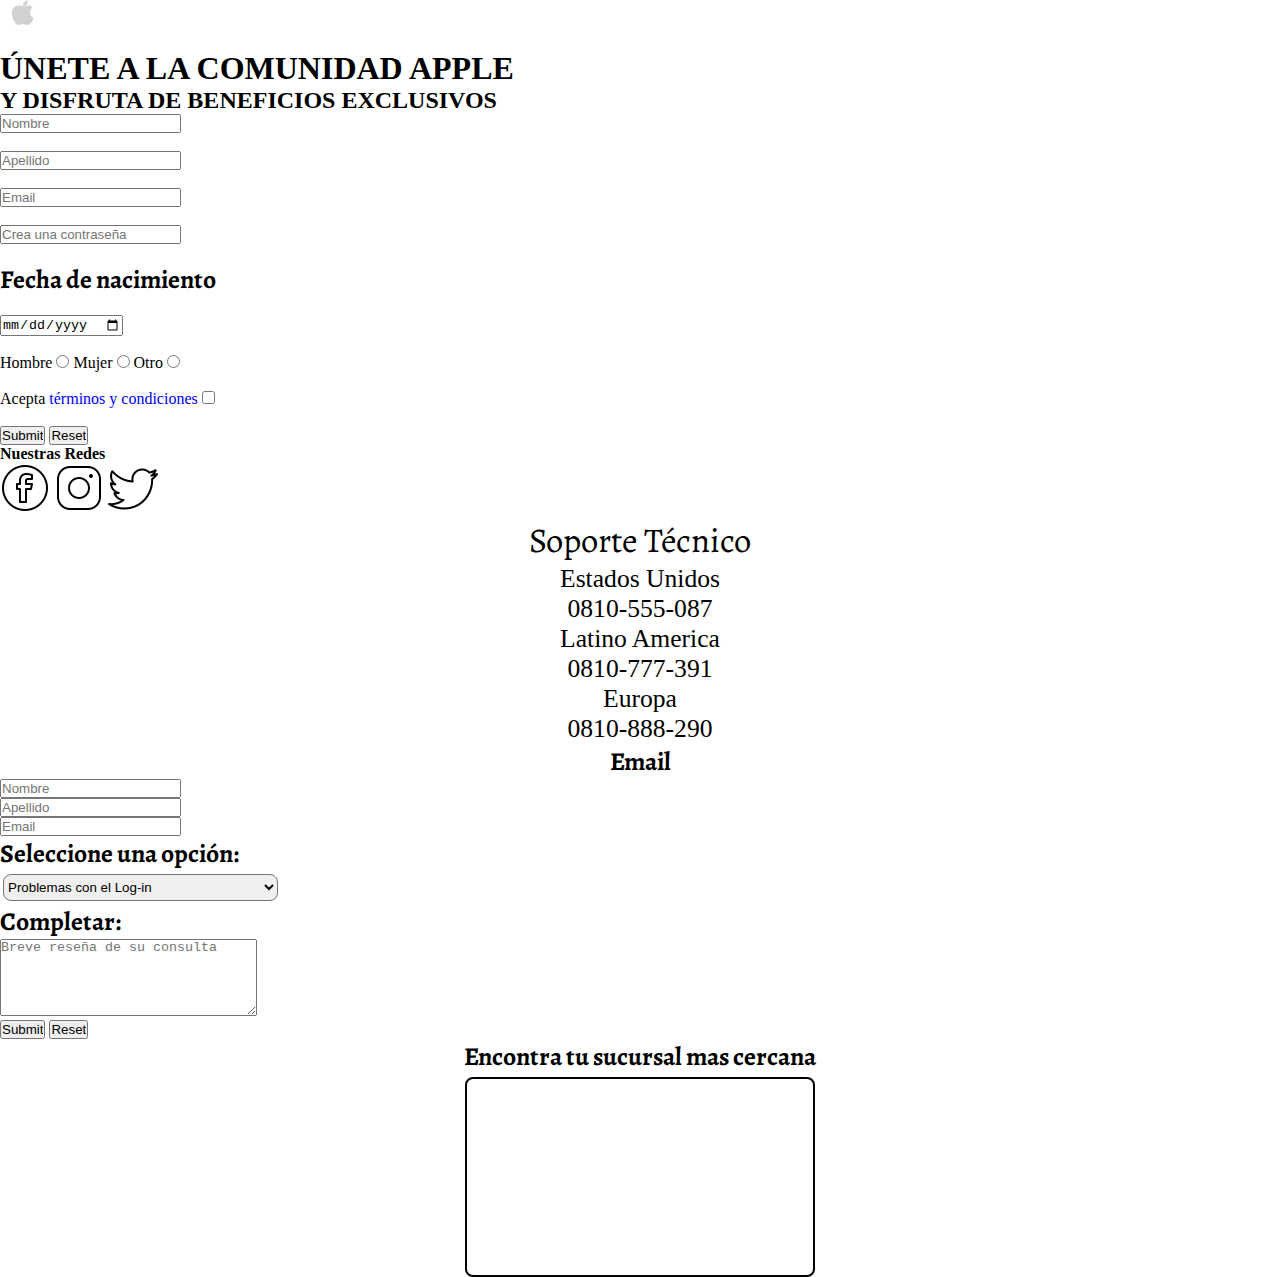
<file: pages/log-in.html>
<!DOCTYPE html>
<html lang="en">

<head>
  <title>Apple - Log in</title>
  <meta charset="UTF-8" />
  <meta name="viewport" content="width=device-width" />
  <link rel="stylesheet" href="../css/style.css">
  <link rel="shorcut icon" href="http://assets.stickpng.com/images/580b57fcd9996e24bc43c516.png">
</head>

<body>
  <header class="contenedorNavBar">
    <a href="../index.html">
      <img class="logo" src="../img/logo.png" alt="Logo Apple" />
    </a>
    <nav>
      <ul class="lista">
        <li><a href="./mac.html">Mac</a></li>
        <li><a href="./iphone.html">iPhone</a></li>
        <li><a href="./watch.html">Watch</a></li>
        <li><a href="./airpods.html">AirPods</a></li>
        <li><a href="#Contacto">Contacto</a></li>
        <li><a href="./log-in.html">Log in</a></li>
      </ul>
    </nav>
  </header>
  <main class="contenedorLogin">
    <h1>ÚNETE A LA COMUNIDAD APPLE</h1>
    <h2>Y DISFRUTA DE BENEFICIOS EXCLUSIVOS</h2>
    <form action="#" method="get">
      <input type="text" name="Nombre" placeholder="Nombre" required />
      <br /><br />
      <input type="text" name="Apellido" placeholder="Apellido" required />
      <br /><br />
      <input type="email" name="Email" placeholder="Email" required />
      <br /><br />
      <input type="password" name="Contraseña" placeholder="Crea una contraseña" required>
      <br><br>
      <label for="Fecha de nacimiento">Fecha de nacimiento</label> <br><br>
      <input type="date" name="Fecha de nacimiento" required>
      <br><br>
      <span>Hombre</span>
      <input type="radio" name="sexo" value="Hombre">
      <span>Mujer</span>
      <input type="radio" name="sexo" value="Mujer">
      <span>Otro</span>
      <input type="radio" name="sexo" id="Otro">
      <br><br>
      <span>Acepta <a href="https://www.apple.com/es/shop/browse/open/salespolicies" target="_blank">términos y
          condiciones</a></span>
      <input type="checkbox" name="acepta" value="Si" required>
      <br><br>
      <input type="submit">
      <input type="reset">
    </form>
  </main>
  <footer class="footerLogin">
    <!-- REDES SOCIALES Y TELEFONO-->
    <div class="social">
      <h4 class="marginBottom">Nuestras Redes</h4>
      <a href="https://es-la.facebook.com/apple/" target="_blank">
        <img src="../img/Facebook.png" alt="Facebook">
      </a>
      <a href="https://www.instagram.com/apple/?hl=es-la" target="_blank">
        <img src="../img/Instagram.png" alt="Instagram">
      </a>
      <a href="https://twitter.com/apple" target="_blank">
        <img src="../img/Twitter.png" alt="Twitter">
      </a>
    </div>
    <div class="telefono">
      <h4 id="Contacto" class="marginBottom">Soporte Técnico</h4>
      <p class="marginBottom">Estados Unidos<br>0810-555-087</p>
      <p class="marginBottom">Latino America<br>0810-777-391</p>
      <p>Europa<br>0810-888-290</p>
    </div>
    <!-- FIN REDES SOCIALES Y TELEFONO-->
    <!-- INICIO EMAIL-->
    <section class="email">
      <h4>Email</h4>
      <form action="#" method="get" class="marginBottom">
        <input type="text" name="Nombre" placeholder="Nombre" required />
        <br />
        <input type="text" name="Apellido" placeholder="Apellido" required />
        <br />
        <input type="email" name="Email" placeholder="Email" required />
        <br />
        <label for="consulta">Seleccione una opción:</label> <br>
        <select name="consulta" required class="marginTop marginBottom">
          <option value="Problemas_con_el_log-in">Problemas con el Log-in</option>
          <option value="Reparacion">Reparar un equipo</option>
          <option value="Garantia">Garantia</option>
          <option value="Otro">Otro</option>
        </select> <br>
        <label for="comentario">Completar:</label> <br>
        <textarea name="comentario" cols="30" rows="5" placeholder="Breve reseña de su consulta" required
          class="marginTop"></textarea>
        <br>
        <!-- BOTONES -->
        <input type="submit">
        <input type="reset">
        <!-- FIN BOTONES -->
      </form>
    </section>
    <!-- FIN EMAIL-->
    <!-- MAPA -->
    <div class="contenedorMapa">
      <h4>Encontra tu sucursal mas cercana</h4>
      <iframe
        src="https://www.google.com/maps/embed?pb=!1m18!1m12!1m3!1d3022.42233098887!2d-73.97919068474411!3d40.752734979327535!2m3!1f0!2f0!3f0!3m2!1i1024!2i768!4f13.1!3m3!1m2!1s0x89c259018a375afb%3A0x1667f45cbf9b2173!2sApple%20Grand%20Central!5e0!3m2!1ses-419!2sar!4v1658621114405!5m2!1ses-419!2sar"
        width="350" height="200" style="border:2px black solid;" allowfullscreen="" loading="lazy"
        referrerpolicy="no-referrer-when-downgrade"></iframe>
    </div>
    <!-- FIN MAPA -->
  </footer>
</body>

</html>
</file>
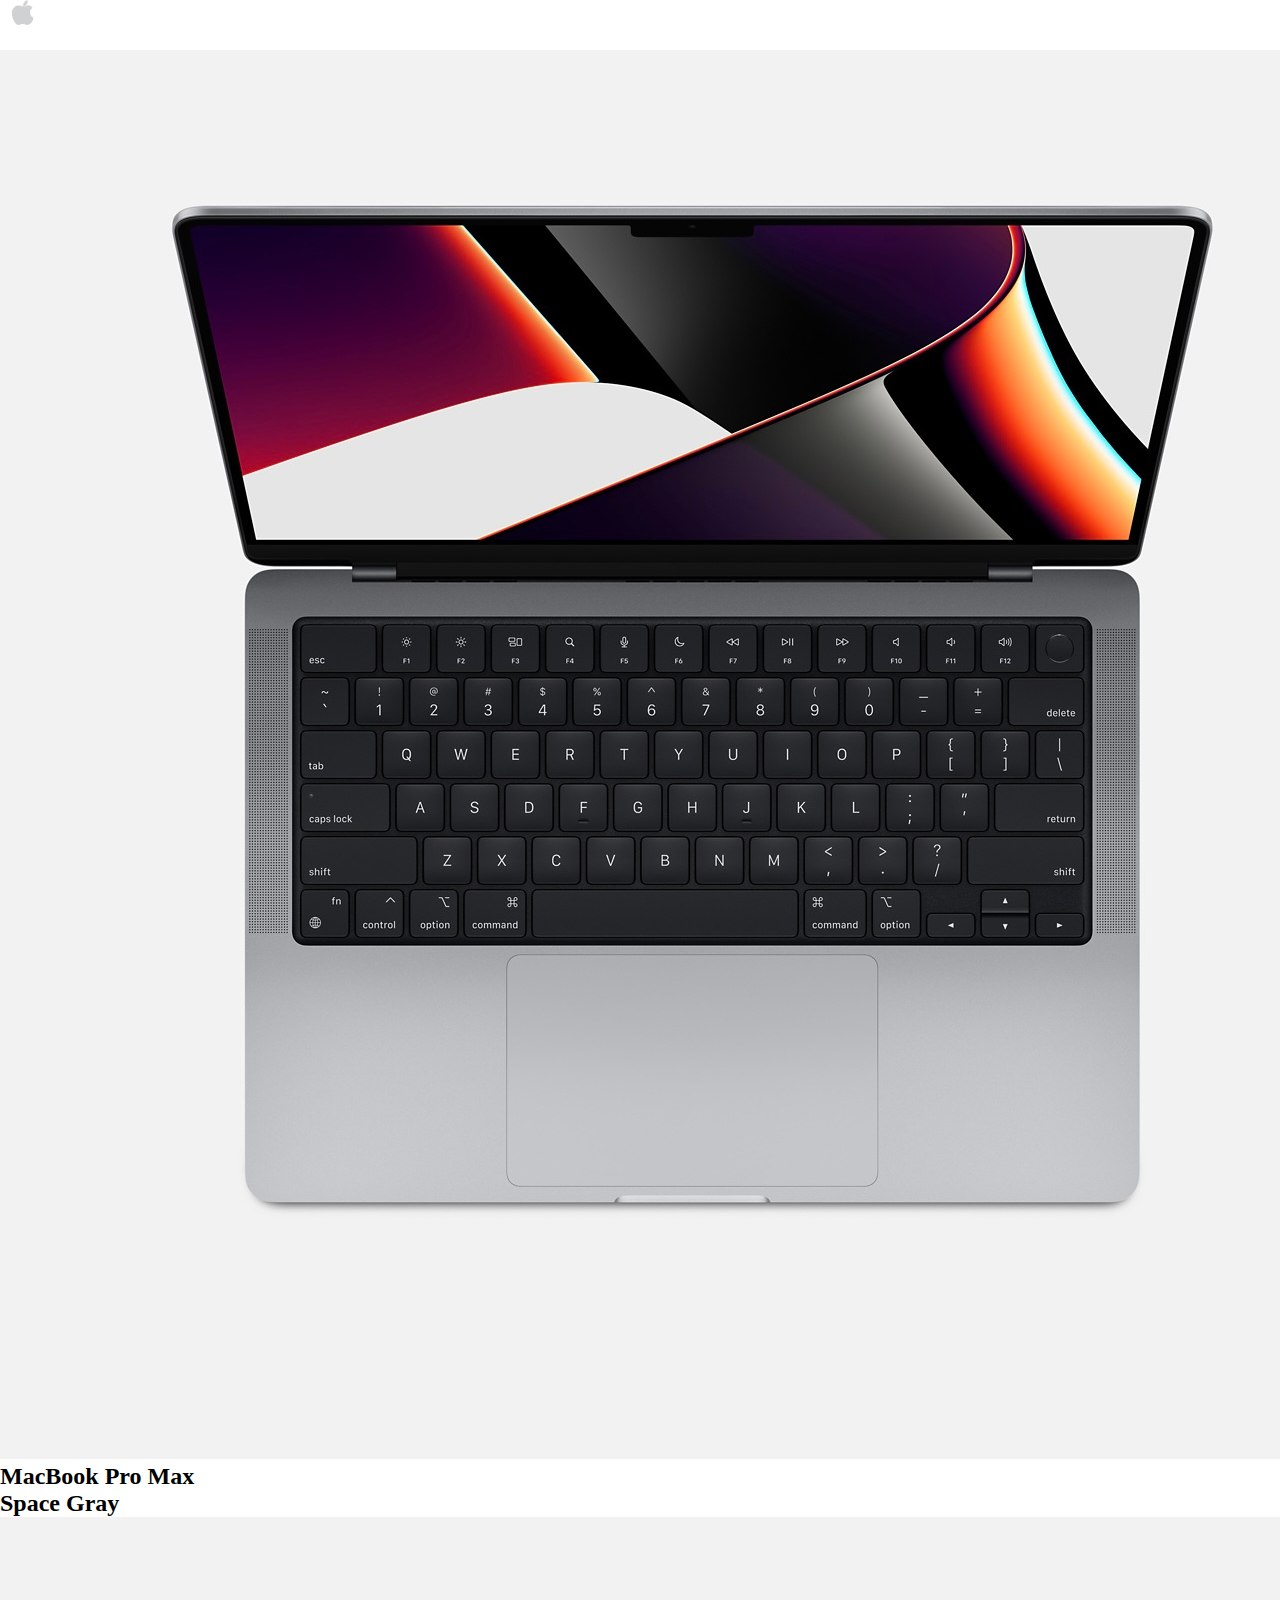
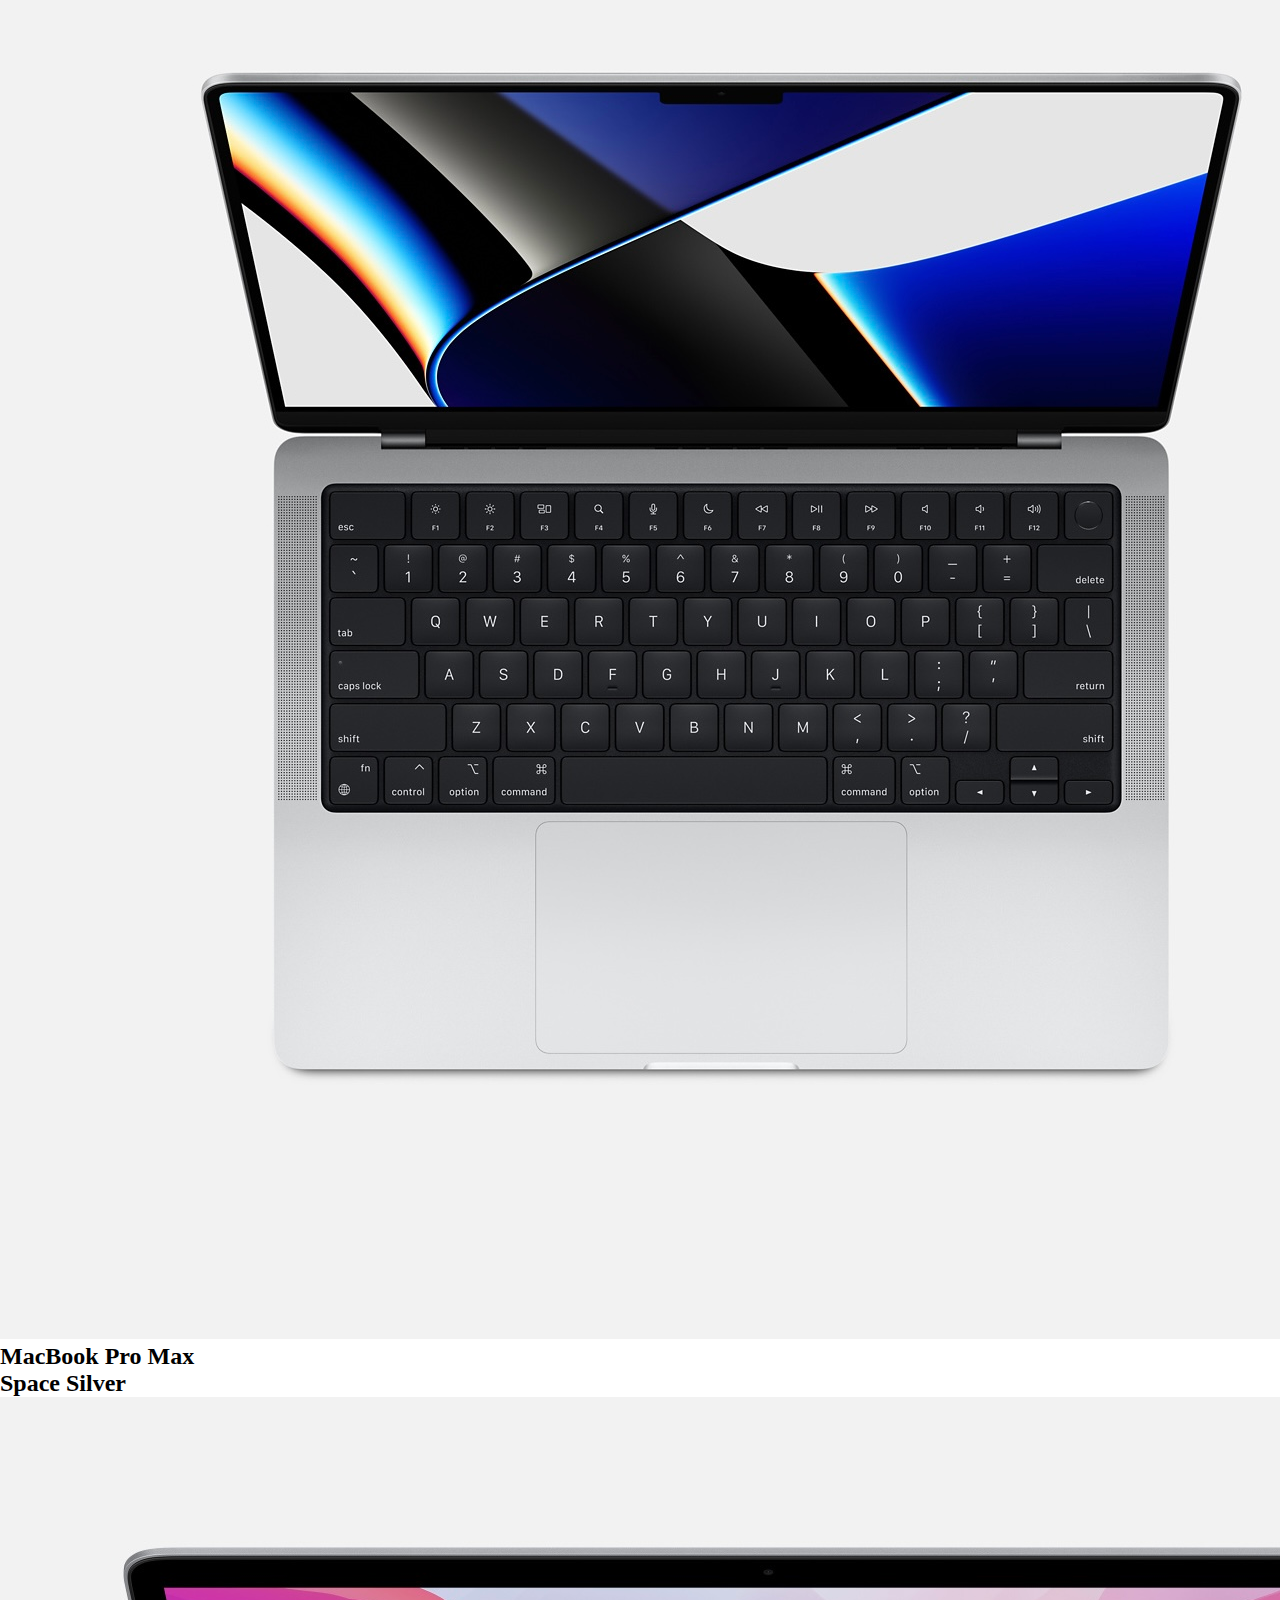
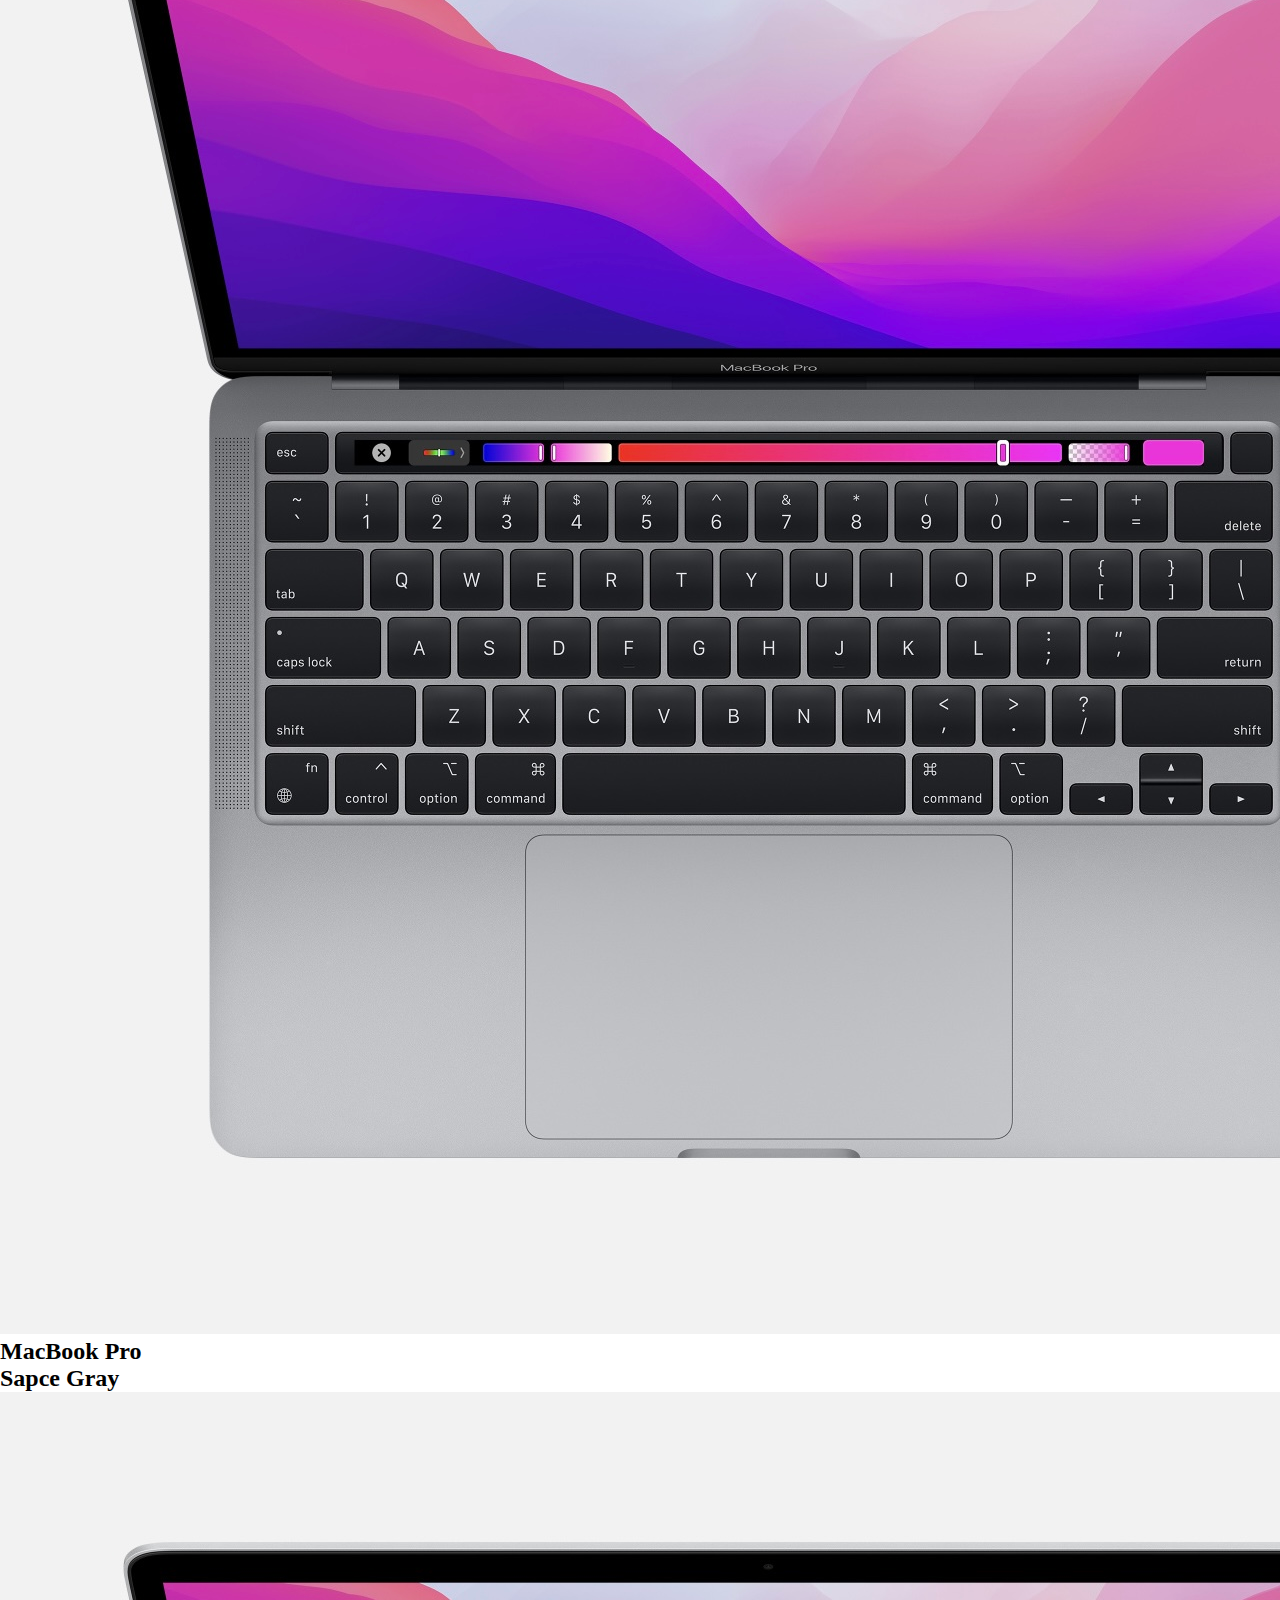
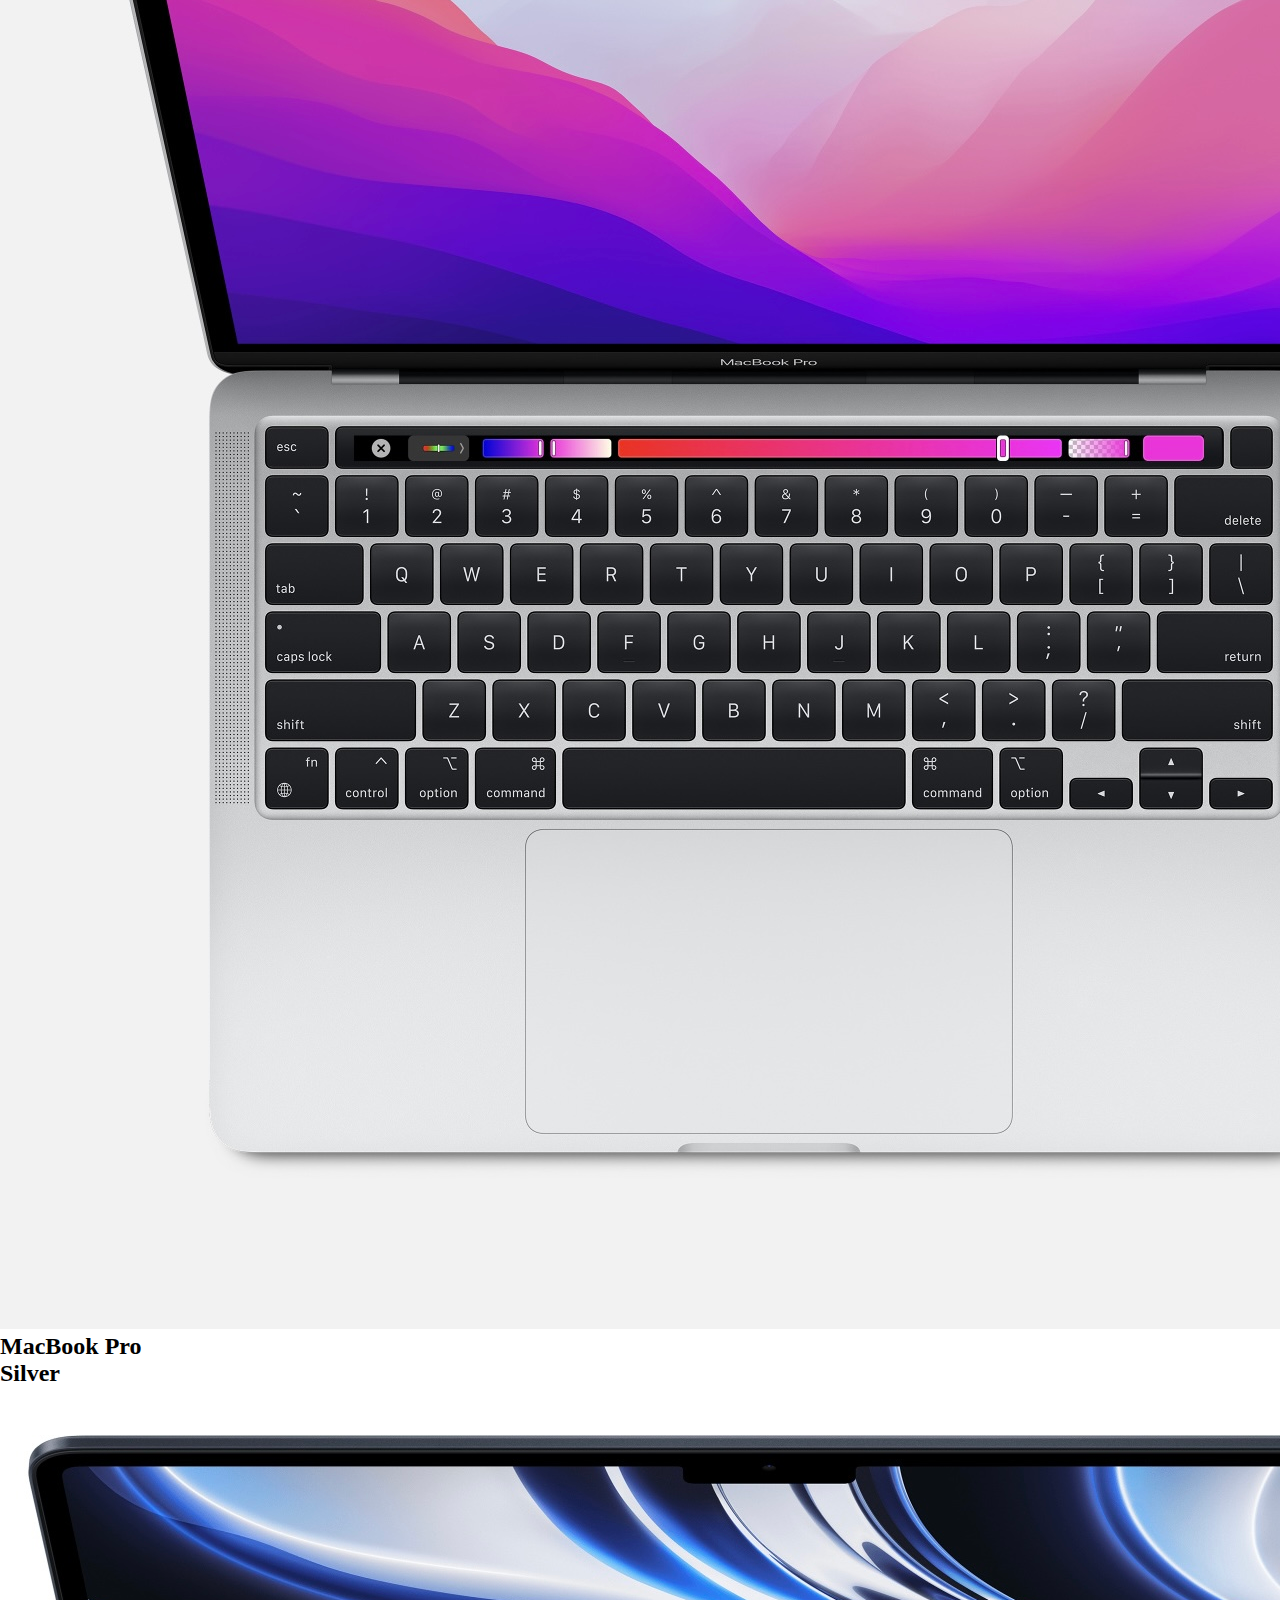
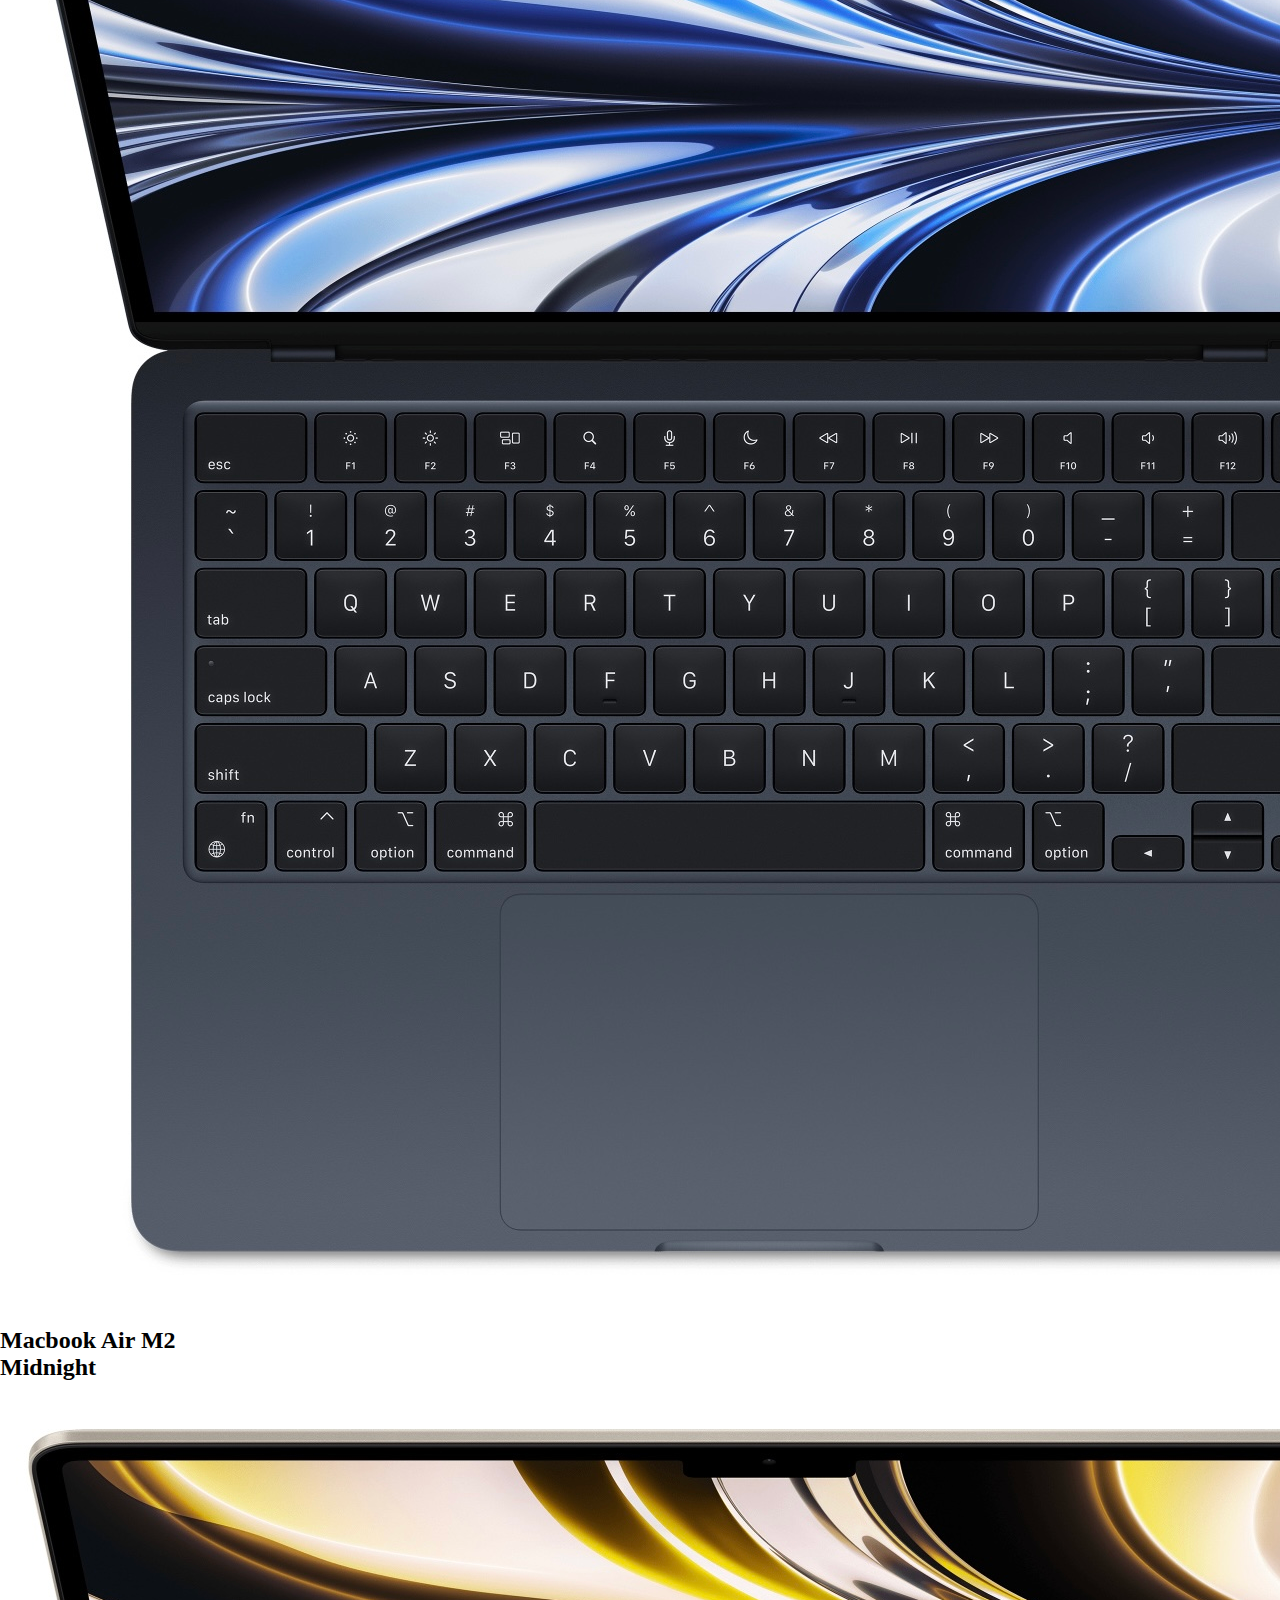
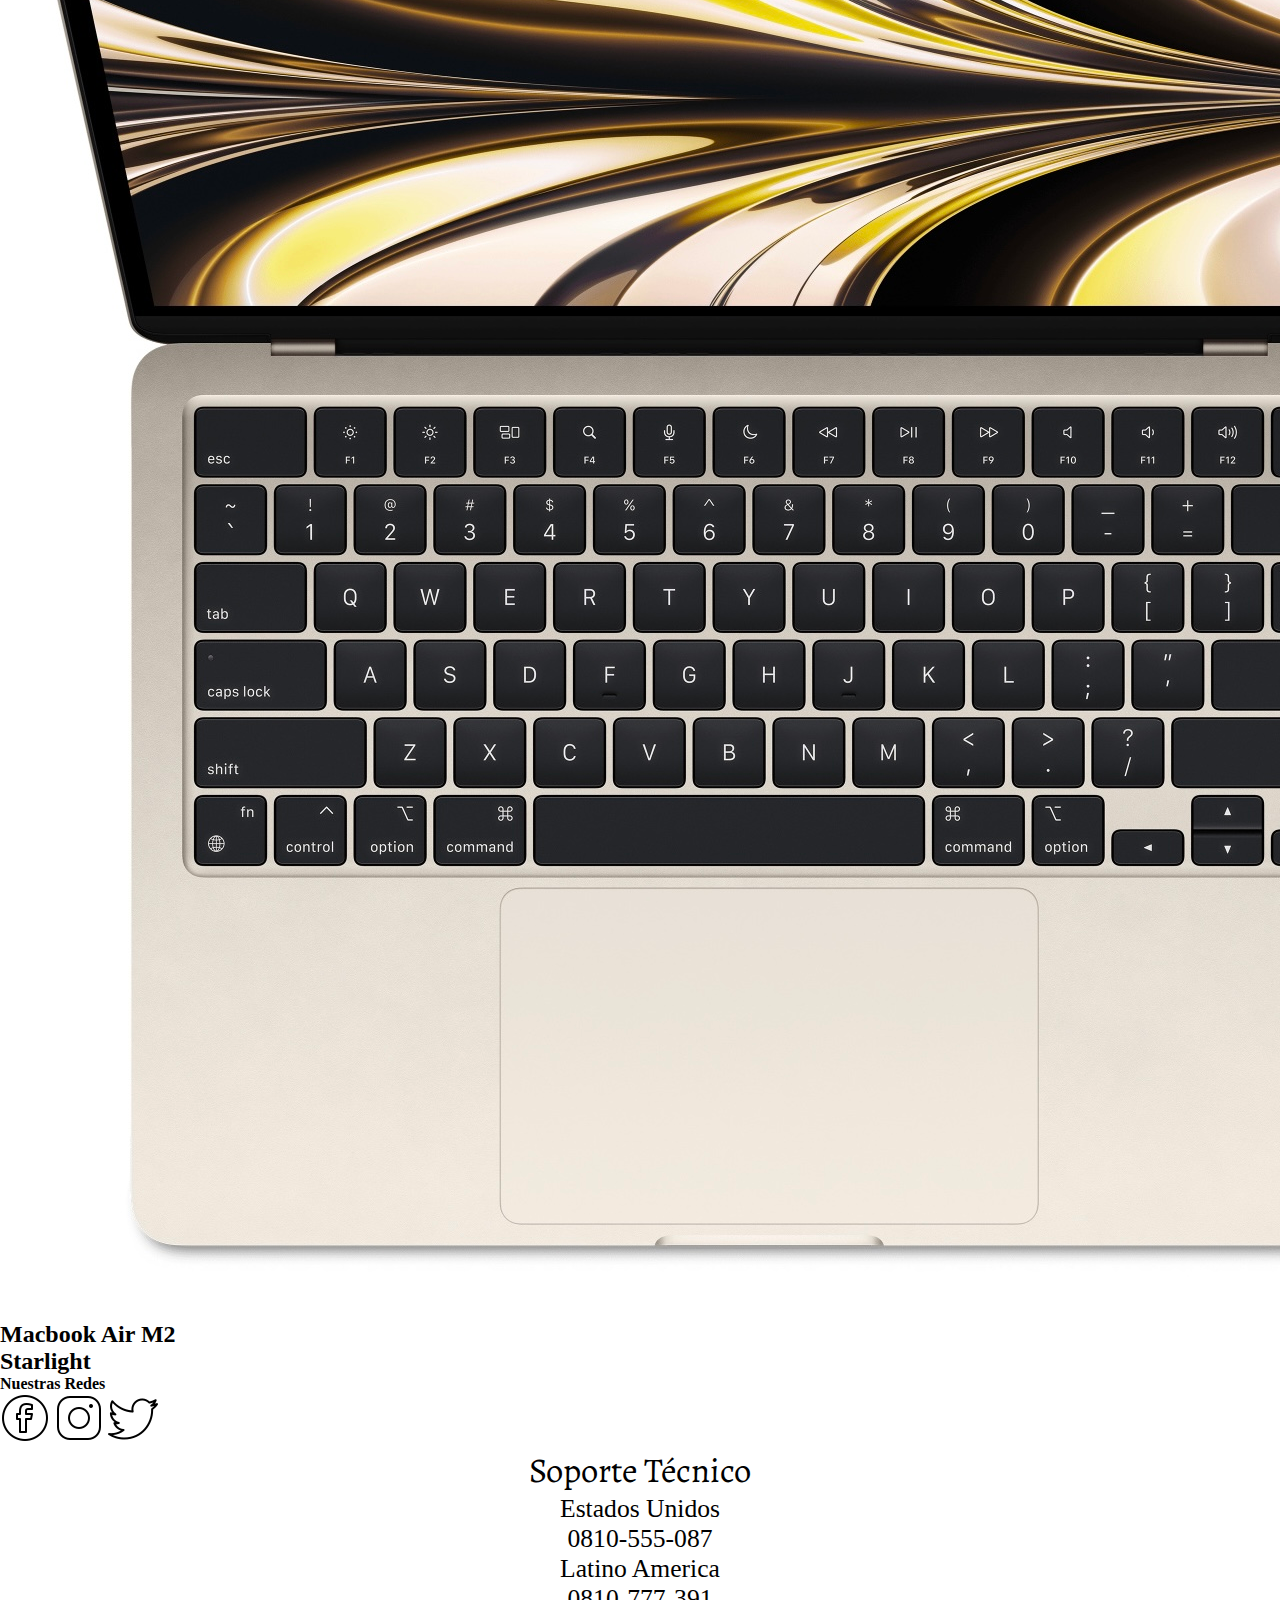
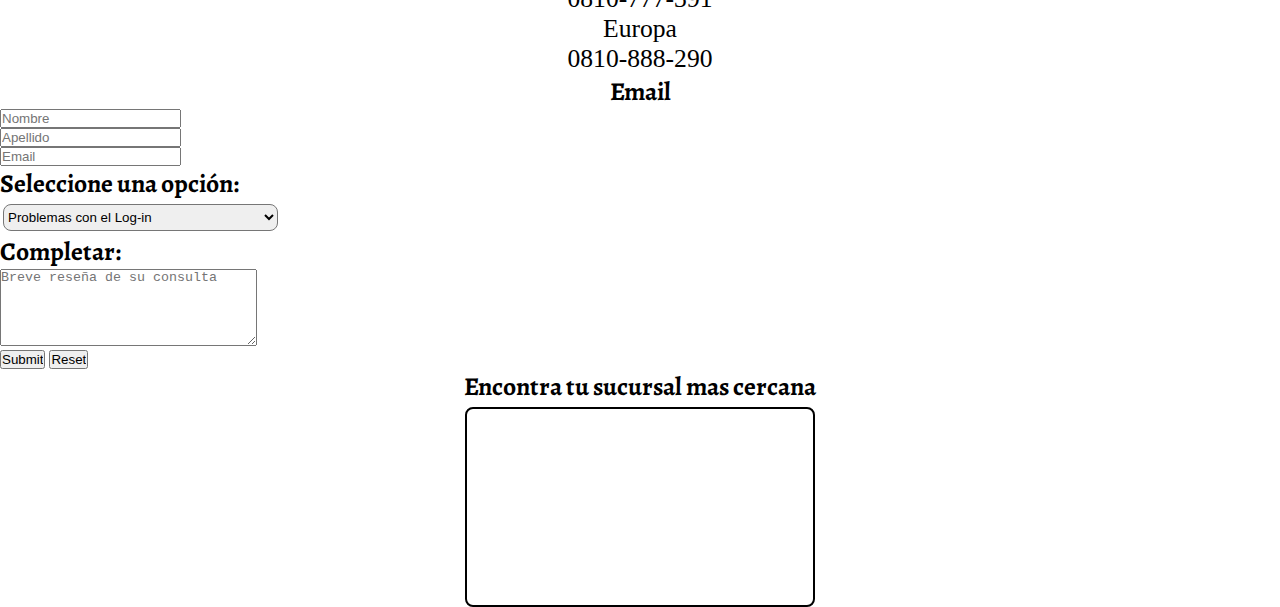
<file: pages/mac.html>
<!DOCTYPE html>
<html lang="en">

<head>
  <title>Apple - Mac</title>
  <meta charset="UTF-8" />
  <meta name="viewport" content="width=device-width" />
  <link rel="stylesheet" href="../css/style.css">
  <link rel="shorcut icon" href="http://assets.stickpng.com/images/580b57fcd9996e24bc43c516.png">
</head>

<body>
  <header class="contenedorNavBar">
    <a href="../index.html">
      <img class="logo" src="../img/logo.png" alt="Logo Apple" />
    </a>
    <nav>
      <ul class="lista">
        <li><a href="./mac.html">Mac</a></li>
        <li><a href="./iphone.html">iPhone</a></li>
        <li><a href="./watch.html">Watch</a></li>
        <li><a href="./airpods.html">AirPods</a></li>
        <li><a href="#Contacto">Contacto</a></li>
        <li><a href="./log-in.html">Log in</a></li>
      </ul>
    </nav>
  </header>
  <main>
    <div class="contenedorMac">
      <div>
        <img src="../img/MacProMax Gray.JPG" alt="MacBook Pro Max Sapce Gray">
        <h2>MacBook Pro Max<br>Space Gray</h2>
        <img src="../img/MacProMax Silver.JPG" alt="MacBook Pro Max Sapce Silver">
        <h2>MacBook Pro Max<br>Space Silver</h2>
      </div>
      <div>
        <img src="../img/MacPro Gray.JPG" alt="MacBook Pro Sapce Gray">
        <h2>MacBook Pro<br>Sapce Gray</h2>
        <img src="../img/MacPro Silver.JPG" alt="MacBook Pro Silver">
        <h2>MacBook Pro<br>Silver</h2>
      </div>
      <div>
        <img src="../img/MacAir Midnight.JPG" alt="MacBook Air Midnight">
        <h2>Macbook Air M2<br>Midnight</h2>
        <img src="../img/MacAir Starlight.JPG" alt="MacBook Air Starlight">
        <h2>Macbook Air M2<br>Starlight</h2>
      </div>
    </div>
  </main>
  <footer>
    <!-- REDES SOCIALES Y TELEFONO-->
    <div class="social">
      <h4 class="marginBottom">Nuestras Redes</h4>
      <a href="https://es-la.facebook.com/apple/" target="_blank">
        <img src="../img/Facebook.png" alt="Facebook">
      </a>
      <a href="https://www.instagram.com/apple/?hl=es-la" target="_blank">
        <img src="../img/Instagram.png" alt="Instagram">
      </a>
      <a href="https://twitter.com/apple" target="_blank">
        <img src="../img/Twitter.png" alt="Twitter">
      </a>
    </div>
    <div class="telefono">
      <h4 id="Contacto" class="marginBottom">Soporte Técnico</h4>
      <p class="marginBottom">Estados Unidos<br>0810-555-087</p>
      <p class="marginBottom">Latino America<br>0810-777-391</p>
      <p>Europa<br>0810-888-290</p>
    </div>
    <!-- FIN REDES SOCIALES Y TELEFONO-->
    <!-- INICIO EMAIL-->
    <section class="email">
      <h4>Email</h4>
      <form action="#" method="get" class="marginBottom">
        <input type="text" name="Nombre" placeholder="Nombre" required />
        <br />
        <input type="text" name="Apellido" placeholder="Apellido" required />
        <br />
        <input type="email" name="Email" placeholder="Email" required />
        <br />
        <label for="consulta">Seleccione una opción:</label> <br>
        <select name="consulta" required class="marginTop marginBottom">
          <option value="Problemas_con_el_log-in">Problemas con el Log-in</option>
          <option value="Reparacion">Reparar un equipo</option>
          <option value="Garantia">Garantia</option>
          <option value="Otro">Otro</option>
        </select> <br>
        <label for="comentario">Completar:</label> <br>
        <textarea name="comentario" cols="30" rows="5" placeholder="Breve reseña de su consulta" required
          class="marginTop"></textarea>
        <br>
        <!-- BOTONES -->
        <input type="submit">
        <input type="reset">
        <!-- FIN BOTONES -->
      </form>
    </section>
    <!-- FIN EMAIL-->
    <!-- MAPA -->
    <div class="contenedorMapa">
      <h4>Encontra tu sucursal mas cercana</h4>
      <iframe
        src="https://www.google.com/maps/embed?pb=!1m18!1m12!1m3!1d3022.42233098887!2d-73.97919068474411!3d40.752734979327535!2m3!1f0!2f0!3f0!3m2!1i1024!2i768!4f13.1!3m3!1m2!1s0x89c259018a375afb%3A0x1667f45cbf9b2173!2sApple%20Grand%20Central!5e0!3m2!1ses-419!2sar!4v1658621114405!5m2!1ses-419!2sar"
        width="350" height="200" style="border:2px black solid;" allowfullscreen="" loading="lazy"
        referrerpolicy="no-referrer-when-downgrade"></iframe>
    </div>
    <!-- FIN MAPA -->
  </footer>
</body>

</html>
</file>
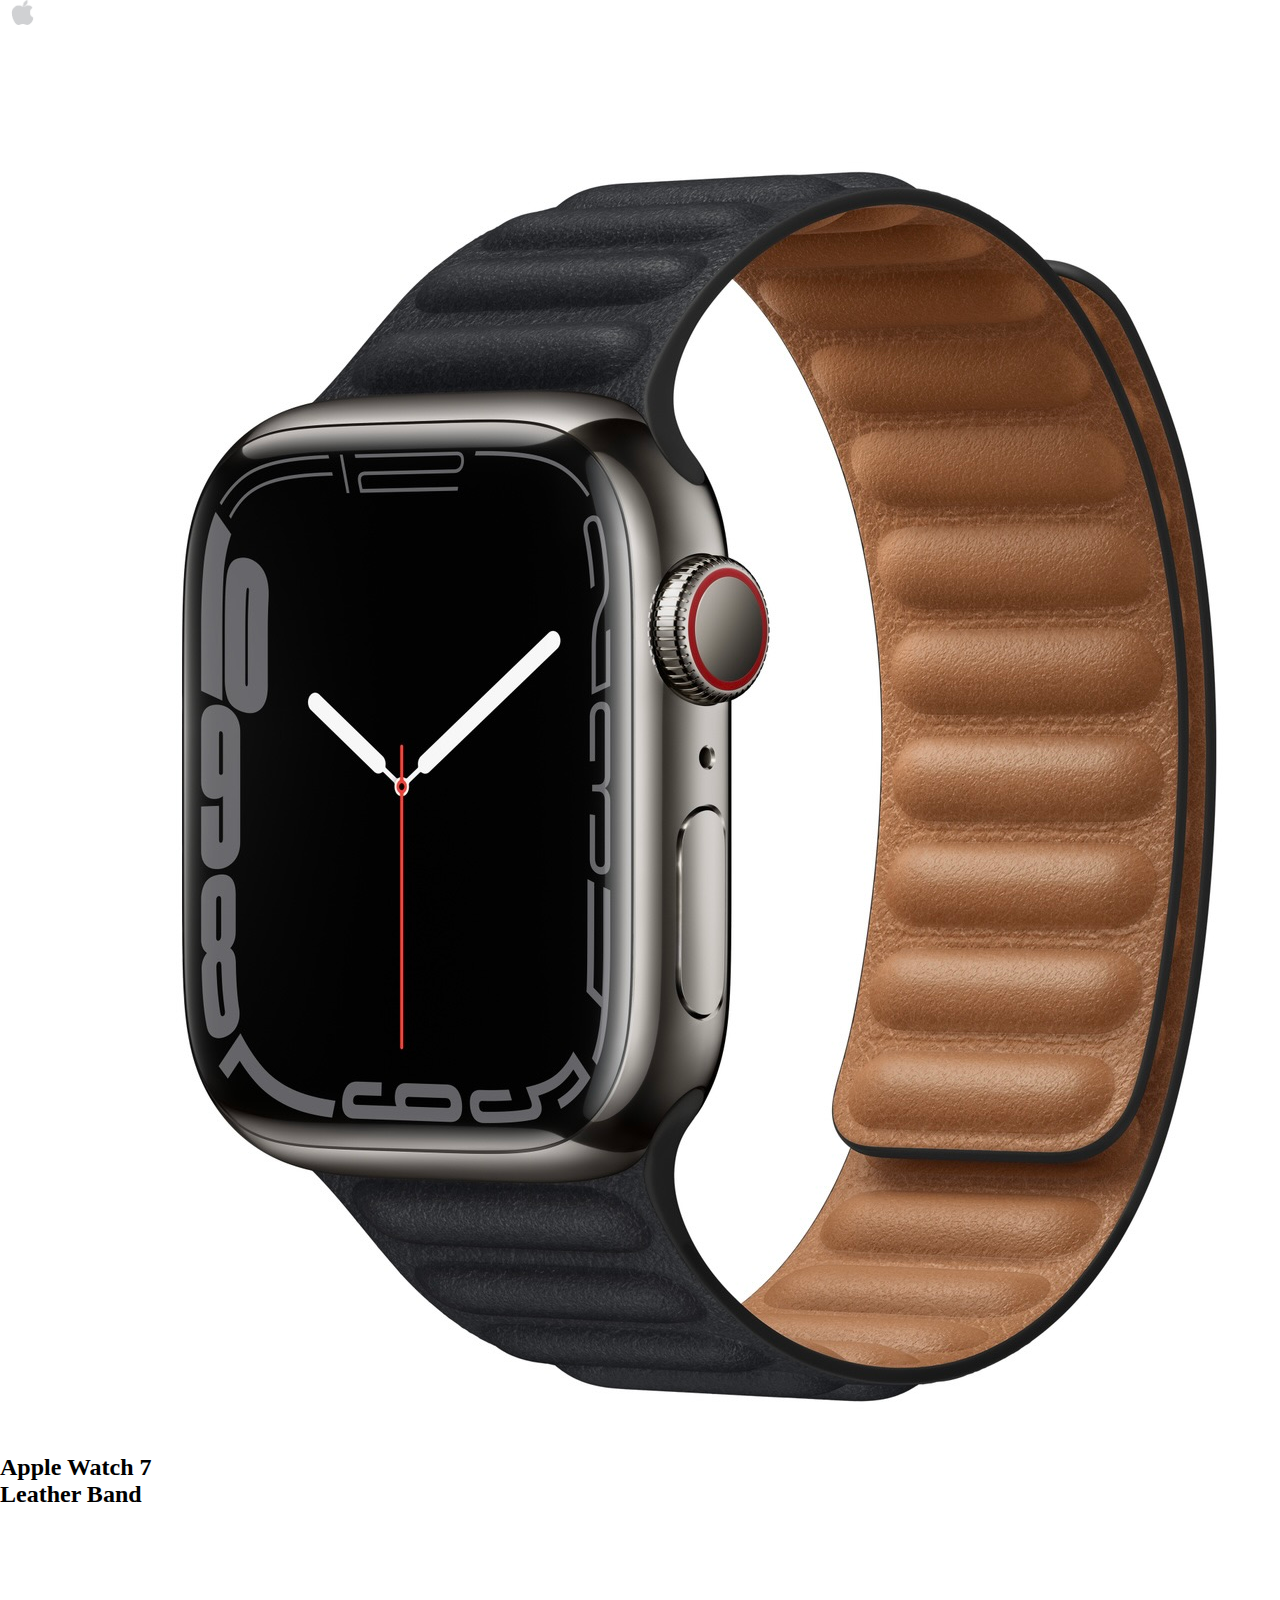
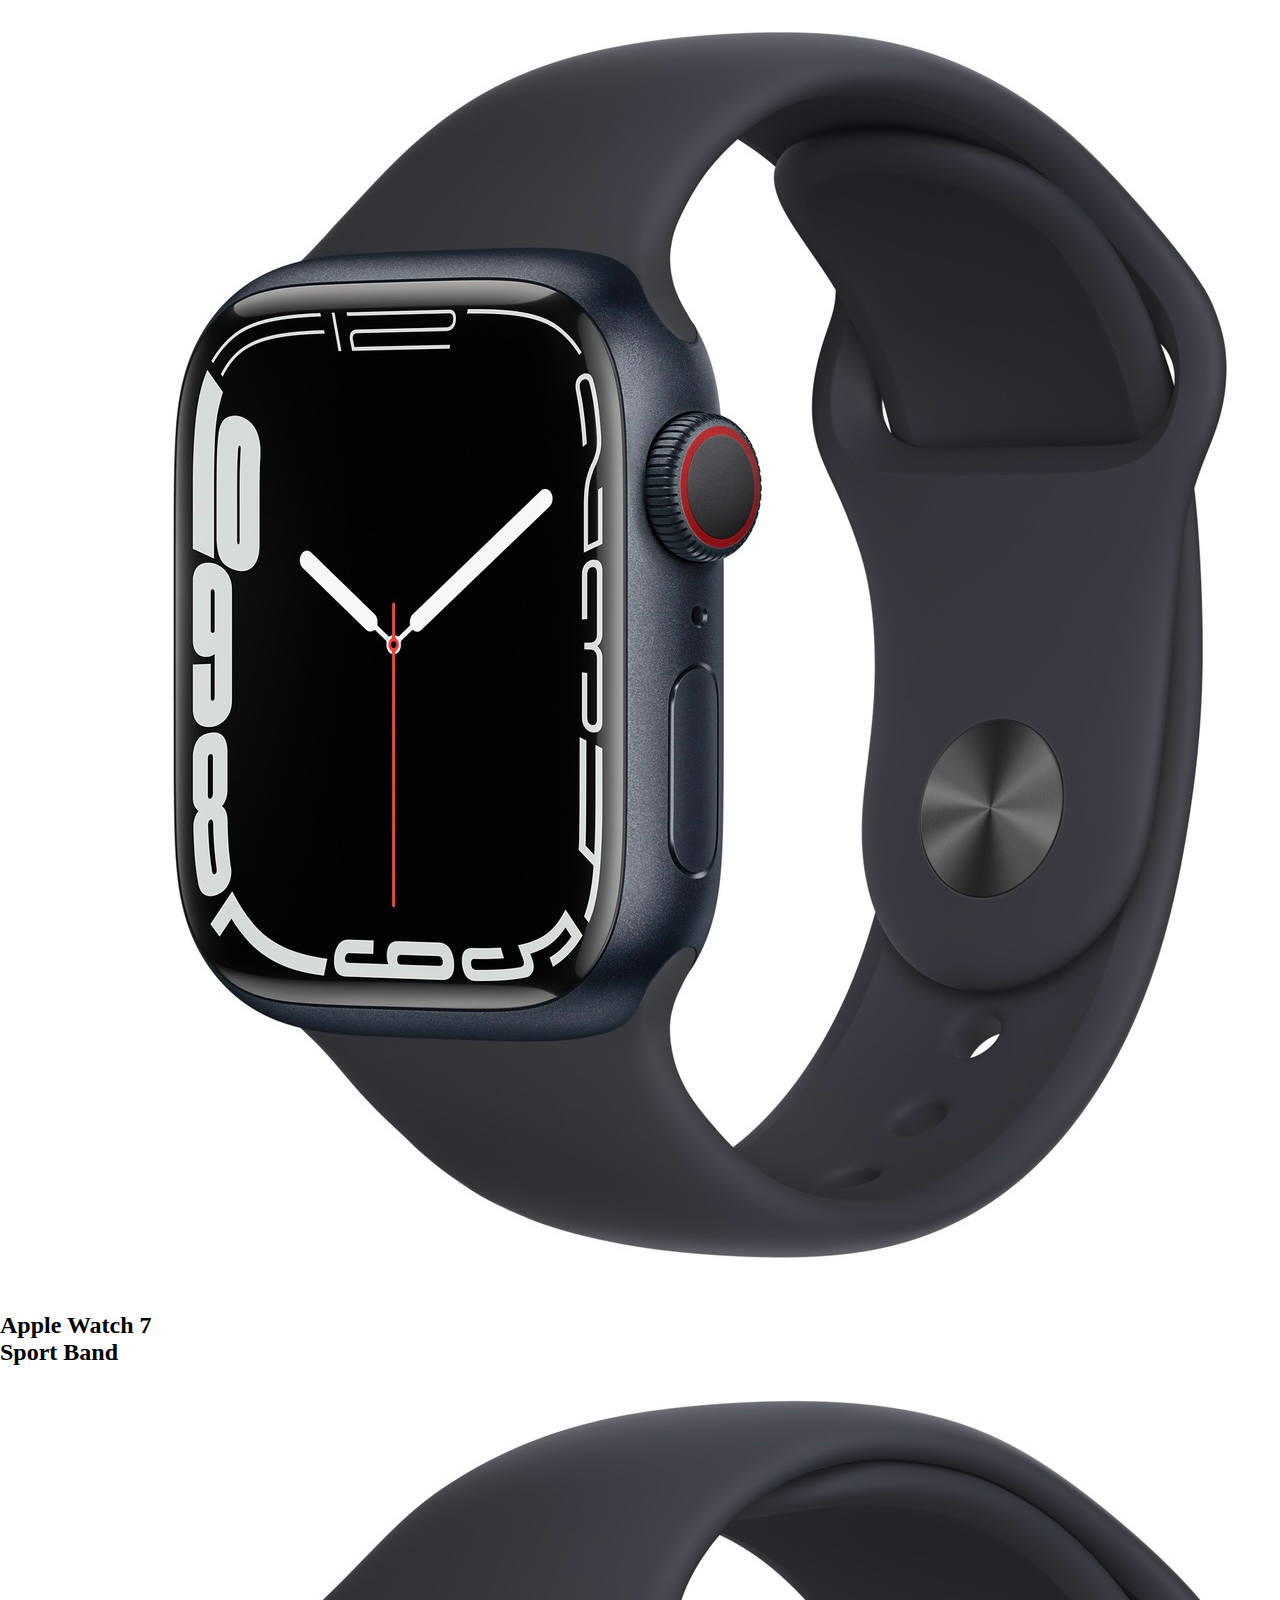
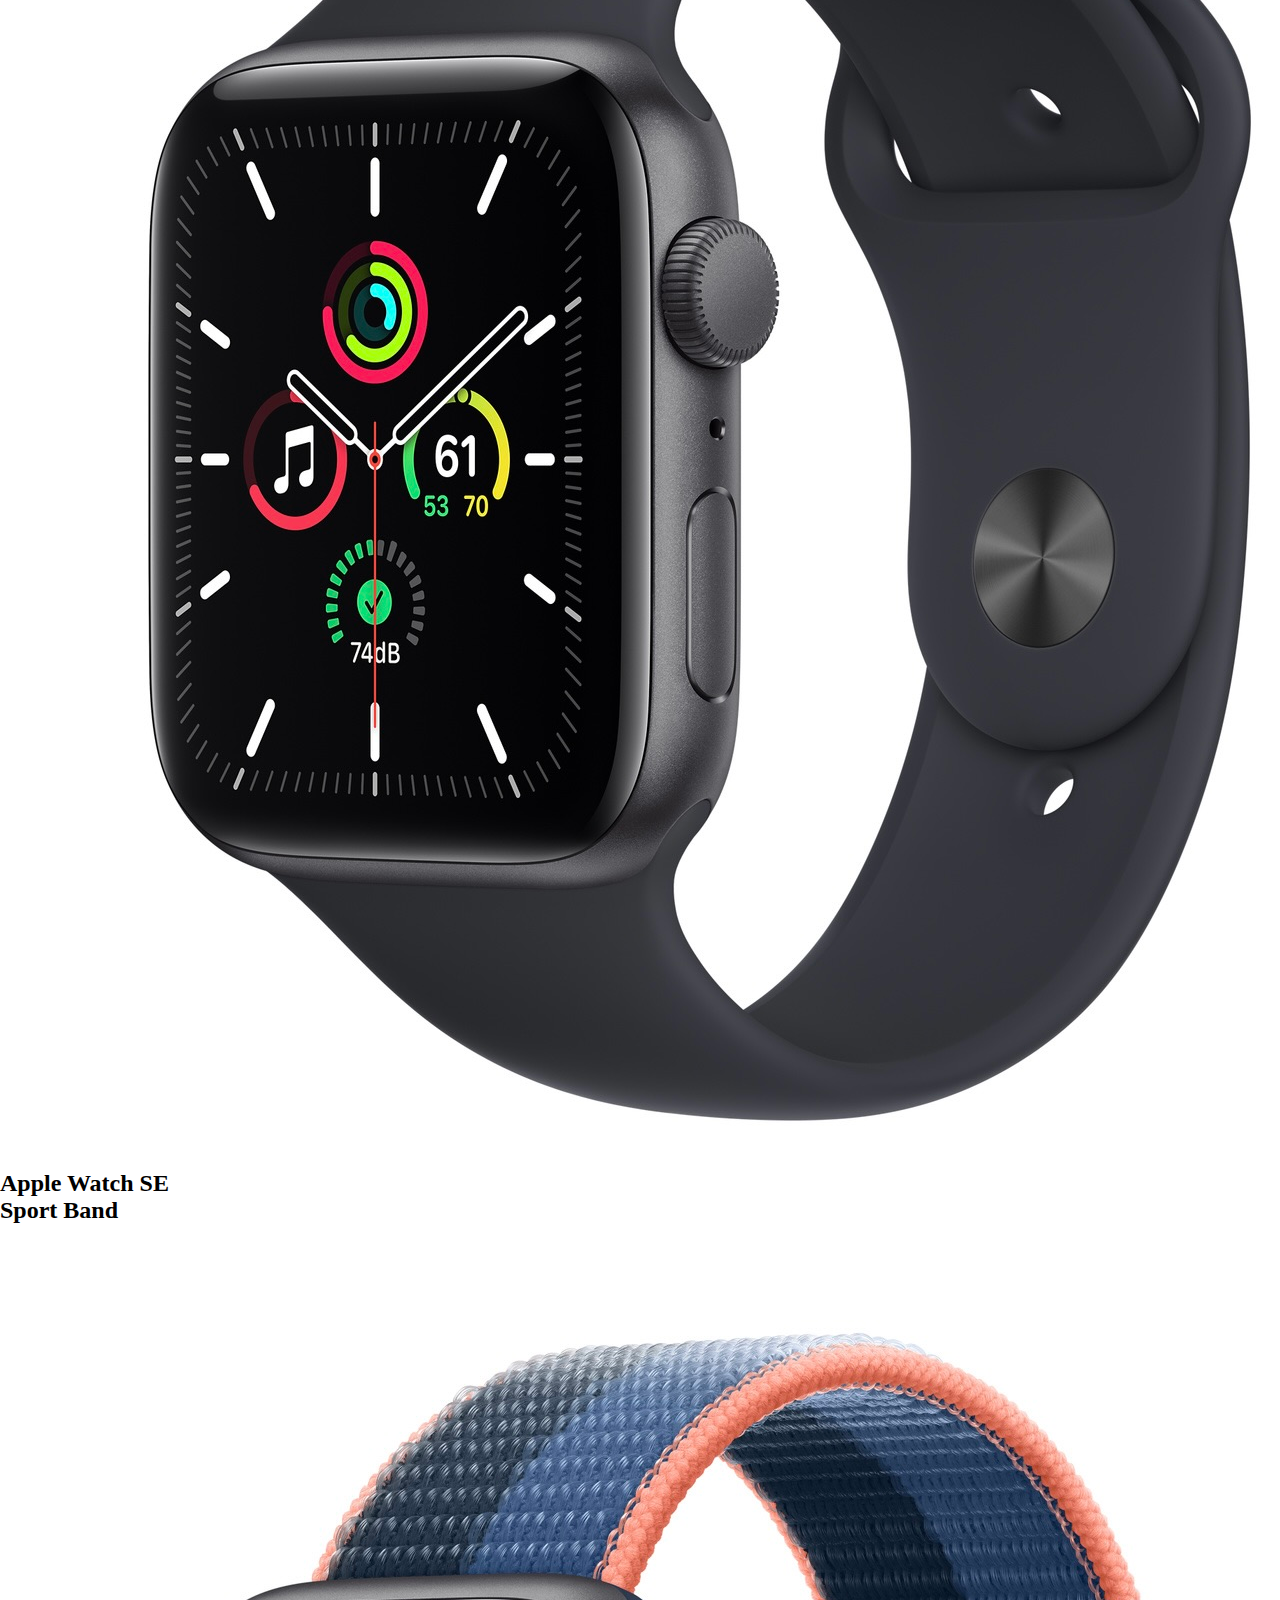
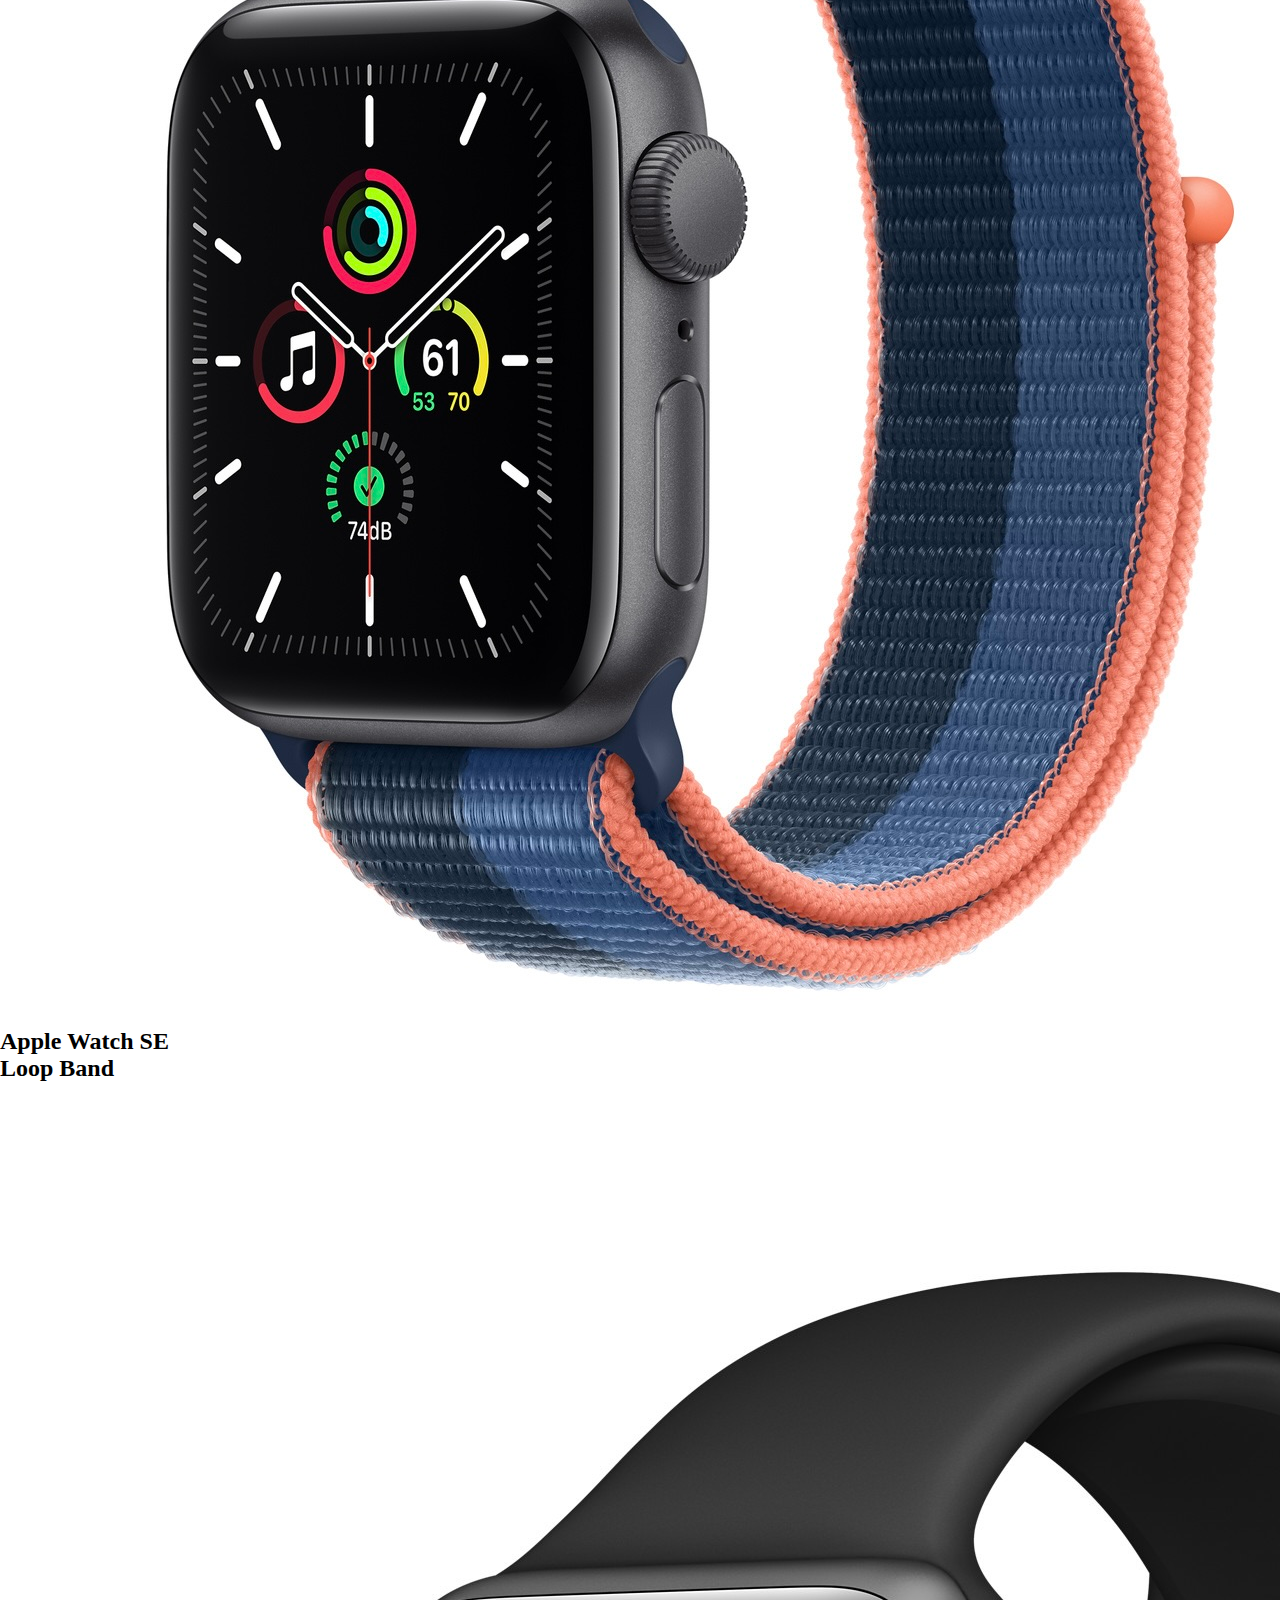
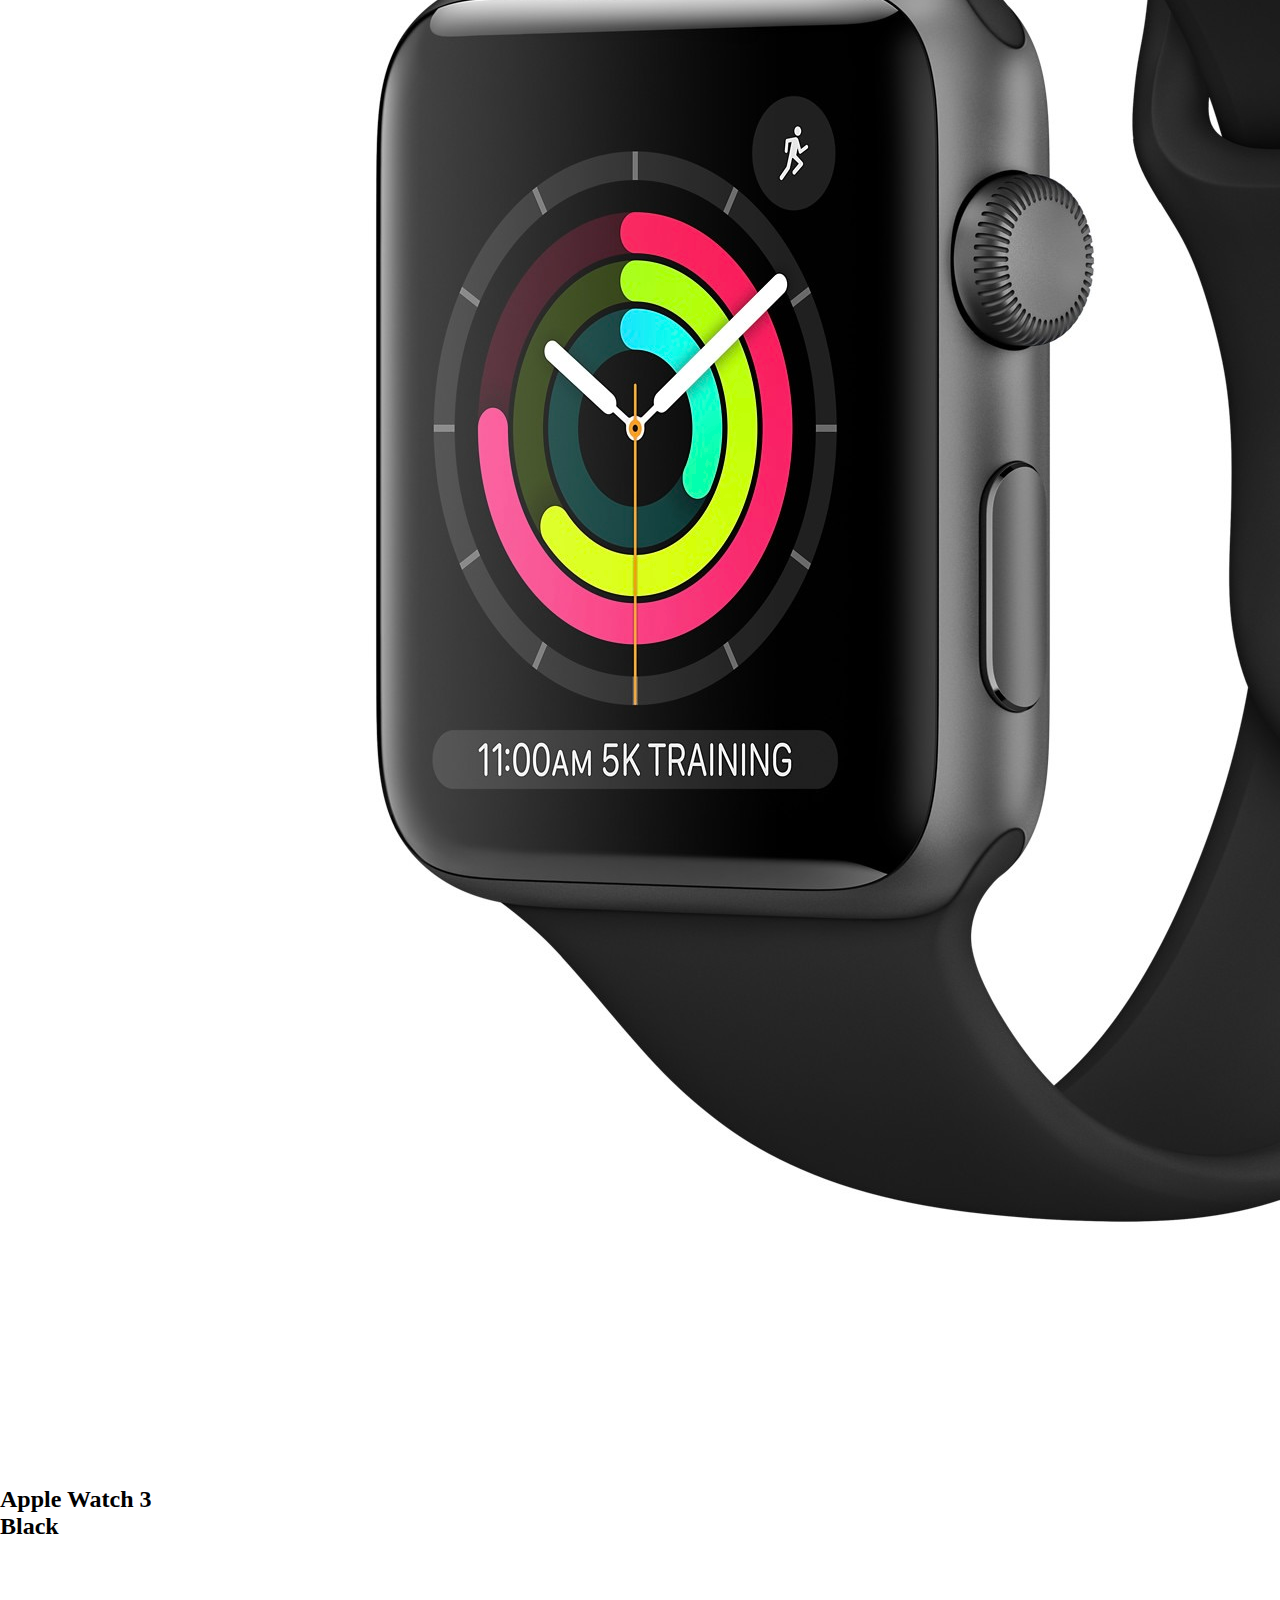
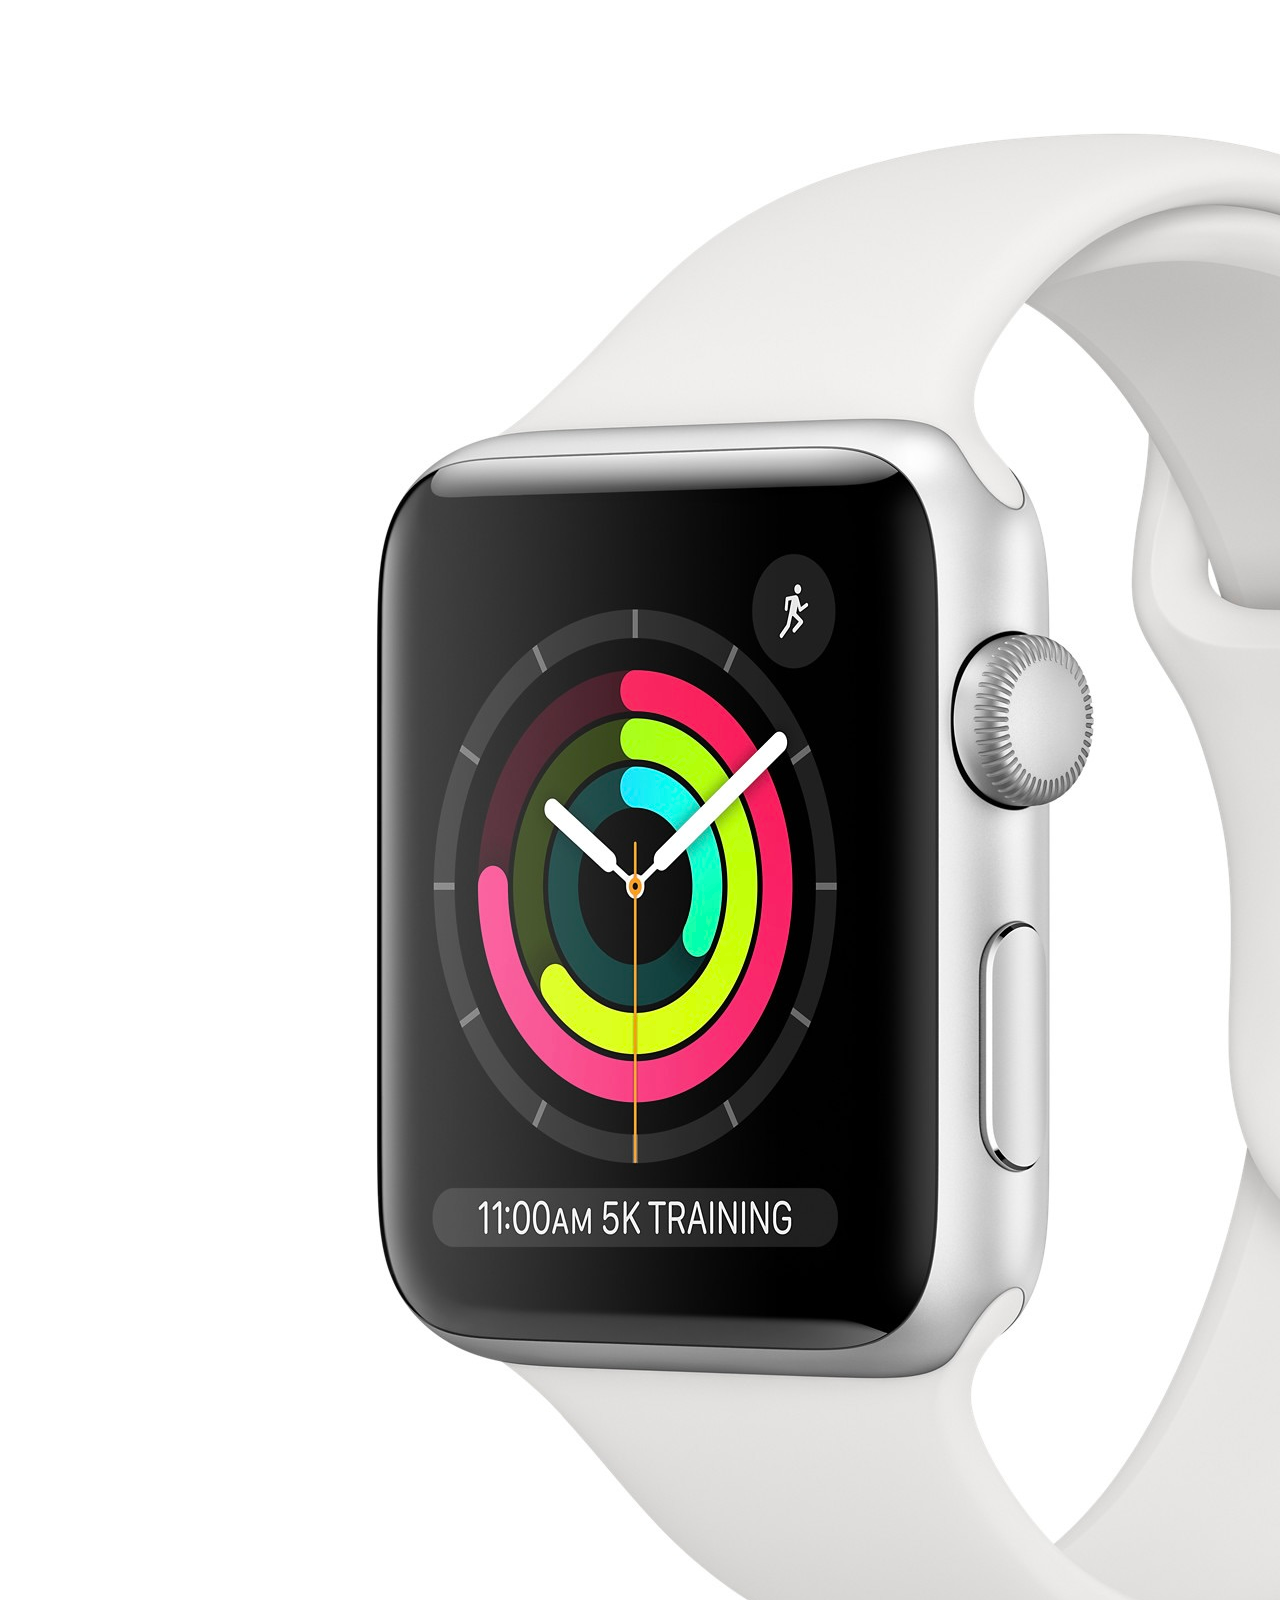
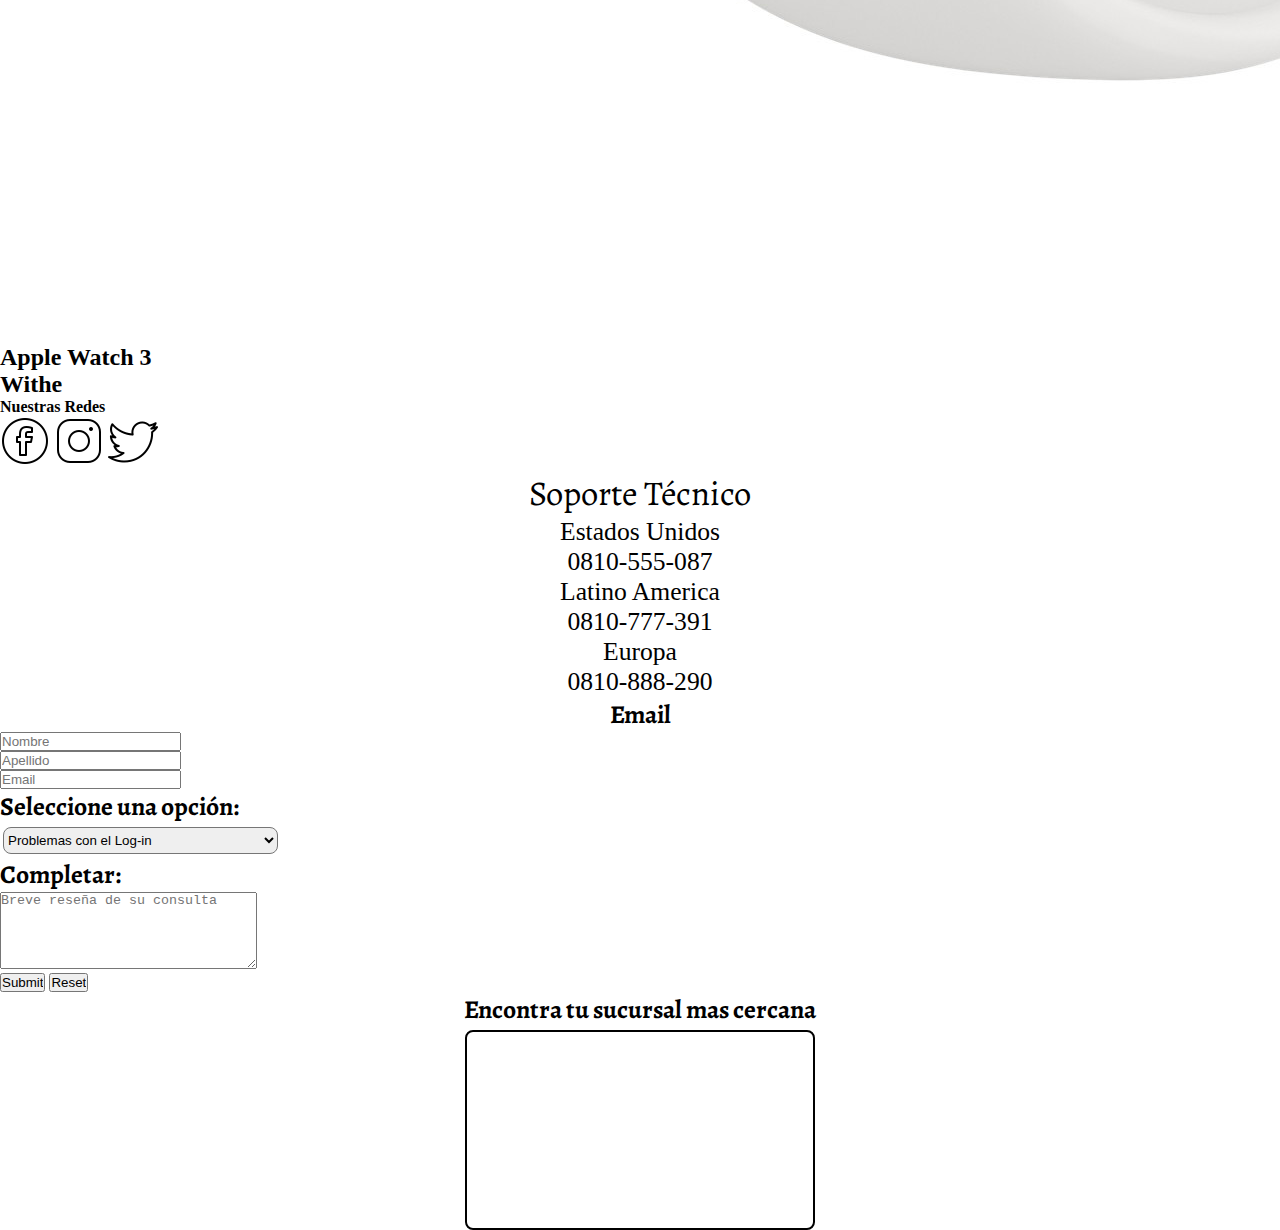
<file: pages/watch.html>
<!DOCTYPE html>
<html lang="en">

<head>
  <title>Apple - Watch</title>
  <meta charset="UTF-8" />
  <meta name="viewport" content="width=device-width" />
  <link rel="stylesheet" href="../css/style.css">
  <link rel="shorcut icon" href="http://assets.stickpng.com/images/580b57fcd9996e24bc43c516.png">
</head>

<body>
  <header class="contenedorNavBar">
    <a href="../index.html">
      <img class="logo" src="../img/logo.png" alt="Logo Apple" />
    </a>
    <nav>
      <ul class="lista">
        <li><a href="./mac.html">Mac</a></li>
        <li><a href="./iphone.html">iPhone</a></li>
        <li><a href="./watch.html">Watch</a></li>
        <li><a href="./airpods.html">AirPods</a></li>
        <li><a href="#Contacto">Contacto</a></li>
        <li><a href="./log-in.html">Log in</a></li>
      </ul>
    </nav>
  </header>
  <main>
    <div class="contenedorWatch">
      <div>
        <img src="../img/Watch7 LeatherBand.jpeg" alt="Apple Watch 7 Leather Band">
        <h2>Apple Watch 7<br>Leather Band</h2>
        <img src="../img/Watch7 SportBand.jpeg" alt="Apple Watch 7 Sport Band">
        <h2>Apple Watch 7<br>Sport Band</h2>
      </div>
      <div>
        <img src="../img/WatchSE SportBand.jpeg" alt="Apple Watch SE Sport Band">
        <h2>Apple Watch SE<br>Sport Band</h2>
        <img src="../img/WatchSE LoopBand.jpeg" alt="Apple Watch SE Loop Band">
        <h2>Apple Watch SE<br>Loop Band</h2>
      </div>
      <div>
        <img src="../img/Watch3 Black.jpeg" alt="Apple Watch 3 Black">
        <h2>Apple Watch 3<br>Black</h2>
        <img src="../img/Watch3 Withe.jpeg" alt="Apple Watch 3 Withe">
        <h2>Apple Watch 3<br>Withe</h2>
      </div>
    </div>
  </main>
  <footer>
    <!-- REDES SOCIALES Y TELEFONO-->
    <div class="social">
      <h4 class="marginBottom">Nuestras Redes</h4>
      <a href="https://es-la.facebook.com/apple/" target="_blank">
        <img src="../img/Facebook.png" alt="Facebook">
      </a>
      <a href="https://www.instagram.com/apple/?hl=es-la" target="_blank">
        <img src="../img/Instagram.png" alt="Instagram">
      </a>
      <a href="https://twitter.com/apple" target="_blank">
        <img src="../img/Twitter.png" alt="Twitter">
      </a>
    </div>
    <div class="telefono">
      <h4 id="Contacto" class="marginBottom">Soporte Técnico</h4>
      <p class="marginBottom">Estados Unidos<br>0810-555-087</p>
      <p class="marginBottom">Latino America<br>0810-777-391</p>
      <p>Europa<br>0810-888-290</p>
    </div>
    <!-- FIN REDES SOCIALES Y TELEFONO-->
    <!-- INICIO EMAIL-->
    <section class="email">
      <h4>Email</h4>
      <form action="#" method="get" class="marginBottom">
        <input type="text" name="Nombre" placeholder="Nombre" required />
        <br />
        <input type="text" name="Apellido" placeholder="Apellido" required />
        <br />
        <input type="email" name="Email" placeholder="Email" required />
        <br />
        <label for="consulta">Seleccione una opción:</label> <br>
        <select name="consulta" required class="marginTop marginBottom">
          <option value="Problemas_con_el_log-in">Problemas con el Log-in</option>
          <option value="Reparacion">Reparar un equipo</option>
          <option value="Garantia">Garantia</option>
          <option value="Otro">Otro</option>
        </select> <br>
        <label for="comentario">Completar:</label> <br>
        <textarea name="comentario" cols="30" rows="5" placeholder="Breve reseña de su consulta" required
          class="marginTop"></textarea>
        <br>
        <!-- BOTONES -->
        <input type="submit">
        <input type="reset">
        <!-- FIN BOTONES -->
      </form>
    </section>
    <!-- FIN EMAIL -->
    <!-- MAPA -->
    <div class="contenedorMapa">
      <h4>Encontra tu sucursal mas cercana</h4>
      <iframe
        src="https://www.google.com/maps/embed?pb=!1m18!1m12!1m3!1d3022.42233098887!2d-73.97919068474411!3d40.752734979327535!2m3!1f0!2f0!3f0!3m2!1i1024!2i768!4f13.1!3m3!1m2!1s0x89c259018a375afb%3A0x1667f45cbf9b2173!2sApple%20Grand%20Central!5e0!3m2!1ses-419!2sar!4v1658621114405!5m2!1ses-419!2sar"
        width="350" height="200" style="border:2px black solid;" allowfullscreen="" loading="lazy"
        referrerpolicy="no-referrer-when-downgrade"></iframe>
    </div>
    <!-- FIN MAPA -->
  </footer>
</body>

</html>
</file>
<file: css/style.css>
@import url('https://fonts.googleapis.com/css2?family=Alegreya:wght@400;700&display=swap');

/* TIPOGRAFIAS
font-family: 'Alegreya', serif;
*/

* {
    margin: 0px;
    padding: 0px;
    box-sizing: border-box;
}

a {
    text-decoration: none;
}

.container {
    display: grid;
    grid-template-columns: 100vw;
    grid-template-rows: 42px auto auto;
    grid-template-areas:
        "header"
        "main"
        "footer";
}

/* INICIO NAVBAR */
.header {
    grid-area: header;
    position: sticky;
    top: 0;
    z-index: 999;
    background-image: linear-gradient(to right, #313132, #565656);
    border-bottom: 3px white solid;
    display: flex;
    justify-content: space-between;
    align-items: center;
}

.lista {
    display: flex;
    list-style: none;
    font-size: 16px;
    width: 90vw;
    justify-content: space-evenly;
}

.lista li a {
    color: white;
}

.lista li a:hover {
    text-decoration: underline;
}

.logo {
    height: 25px;
    margin-left: 5px;
}

.logo:hover{
    height: 28px;
    transition: 0.3s;
}

/* FIN NAVBAR */
/* INICIO BANNER */
.banner {
    grid-area: banner;
    background-color: #f5f5f7;
    display: flex;
    flex-direction: column;
    align-items: center;
}

.tituloBanner {
    text-align: center;
    animation-name: zoom;
    animation-duration: 0.6s;
    animation-iteration-count: unset;
}

.tituloBanner h1 {
    font-family: 'Alegreya', serif;
    font-size: 12vw;
    font-weight: 700;
    line-height: 1.2;
}

.tituloBanner h2 {
    font-family: 'Alegreya', serif;
    font-weight: 400;
    font-size: 8vw;
}

.colorLila {
    color: #bb3566;
}

.imgBanner {
    height: 95vw;
}

/* FIN BANNER */
/* INICIO SECTION 1 */
.section1 {
    grid-area: section1;
    background-color: #f5f5f7;
    border-top: 5px white solid;
    display: flex;
    flex-direction: column;
    align-items: center;
}

.section1 h2 {
    margin-top: 5px;
    font-family: 'Alegreya', serif;
}

.fotos {
    display: flex;
    flex-direction: column;
    align-items: center;
    width: 100%;
}

.tamañoFotos {
    width: 85vw;
    margin: 3px 0px;
}

.tamañoFotos:hover {
    transform: scale(1.05, 1.05) translate(0px, -10px);
    transition: 0.3s;
}

/* FIN SECTION 1 */
/* INICIO SECTION 2 */
.section2 {
    grid-area: section2;
    display: flex;
    flex-direction: column;
    text-align: center;
    background-color: #f5f5f7;
    border-top: 5px white solid;
}

.textoVideo {
    margin: 5px 8px;
}

.textoVideo h2 {
    font-family: 'Alegreya', serif;
    font-size: 10vw;
    font-weight: 700;
    line-height: 1.2;
}

.textoVideo p {
    font-family: 'Alegreya', serif;
    font-weight: 400;
    font-size: 3.7vw;
    line-height: 1.3;
}

.contenedorVideo {
    width: 100vw;
    height: 55vw;
    margin-bottom: 5px;
}

/* FIN SECTION 2 */
/* INICIO FOOTER */
/* INICIO REDES SOCIALES Y TELEFONO */
.footer {
    grid-area: footer;
    background-image: linear-gradient(to left, #0000006b, #565656);
    border-top: 5px white solid;
    display: flex;
    flex-direction: column;
    align-items: center;
}

.tituloRedes {
    font-family: 'Alegreya', serif;
    font-size: 6vw;
    font-weight: 700;
    line-height: 1.2;
    padding: 5px;
    text-align: center;
}

.iconSocial {
    display: flex;
    justify-content: space-evenly;
    width: 65vw;
    margin: 3px 0px;
}

.iconSocial a img {
    height: 10vw;
}

.telefono {
    text-align: center;
}

.telefono h4 {
    font-family: 'Alegreya', serif;
    font-weight: 400;
    font-size: 5.7vw;
}

.telefono p {
    font-size: 4vw;
}

/* FIN REDES SOCIALES Y TELEFONO */
/* INICIO EMAIL */
.email h4,
label {
    text-align: center;
    font-family: 'Alegreya', serif;
    font-weight: 700;
    font-size: 4vw;
}

.formulario {
    display: flex;
    flex-direction: column;
    align-items: center;
}

.formulario input,
select {
    width: 45vw;
    height: 3vh;
    margin: 3px;
    border-radius: 8px;
}

.formulario textarea {
    margin: 3px;
    border-radius: 8px;
    width: 60vw;
    height: 15vh;
}

.formulario input:focus,
textarea:focus {
    background-color: #dadada;
}

.boton input {
    width: 25vw;
    height: 2.5vh;
}

/* FIN EMAIL */
/* INICIO MAPA */
.contenedorMapa {
    display: flex;
    flex-direction: column;
    align-items: center;
}

.mapa {
    width: 80vw;
    height: 30vh;
    margin-bottom: 8px;
}

.contenedorMapa iframe {
    border-radius: 8px;
}

.contenedorMapa h4 {
    text-align: center;
    font-family: 'Alegreya', serif;
    font-weight: 700;
    font-size: 4vw;
    margin-bottom: 3px;
}

/* FIN MAPA */

/* FIN FOOTER */

@keyframes zoom {
    0% {
        transform: scale(0.0);
    }

    10% {
        transform: scale(0.1);
    }

    20% {
        transform: scale(0.2);
    }

    30% {
        transform: scale(0.3);
    }

    40% {
        transform: scale(0.4);
    }

    50% {
        transform: scale(0.5);
    }

    60% {
        transform: scale(0.6);
    }

    70% {
        transform: scale(0.7);
    }

    80% {
        transform: scale(0.8);
    }

    90% {
        transform: scale(0.9);
    }

    100% {
        transform: scale(1);
    }
}

@media (min-width: 768px) {

    /* INICIO NAVBAR */
    .lista {
        width: 55vw;
        font-size: 18px;
        justify-content: space-around;
    }

    .logo {
        margin-left: 10px;
    }

    /* FIN NAVBAR */
    /* INICIO BANNER */
    .banner {
        flex-direction: row;
        justify-content: space-evenly;
    }

    .tituloBanner {
        text-align: left;
    }

    .tituloBanner h1 {
        font-size: 7vw;
        width: 35vw;
    }

    .tituloBanner h2 {
        font-size: 4vw;
    }

    .imgBanner {
        height: 40vw;
    }

    /* FIN BANNER */
    /* INICIO SECTION 1 */
    .section1,
    .section2,
    .footer {
        border-top: 8px white solid;
    }

    .fotos {
        flex-direction: row;
        justify-content: space-evenly;
    }

    .tamañoFotos {
        width: 30vw;
    }

    /* FIN SECTION 1 */
    /* INICIO SECTION 2 */
    .section2 {
        flex-direction: row-reverse;
    }

    .contenedorVideo {
        width: 220vw;
        height: 30vw;
        margin-bottom: 0px;
    }

    .textoVideo {
        width: 200vw;
        display: flex;
        flex-direction: column;
        justify-content: center;
    }

    .textoVideo h2 {
        font-size: 4vw;
    }

    .textoVideo p {
        font-size: 1.8vw;
    }

    /* FIN SECTION 2 */
    /* INICIO FOOTER */
    .footer {
        flex-direction: row;
        justify-content: space-around;
        padding: 6px 0px;
    }

    /* INICIO SOCIAL Y TELEFONO */
    .socialTelefono {
        display: flex;
        flex-direction: column;
    }

    .tituloRedes {
        font-size: 2.5vw;
    }

    .iconSocial {
        width: 20vw;
    }

    .iconSocial a img {
        height: 4vw;
    }

    .telefono h4 {
        font-size: 2.7vw;
    }

    .telefono p {
        font-size: 2vw;
    }

    /* FIN SOCIAL Y TELEFONO */
    /* INICIO EMAIL */
    .email h4,
    label {
        font-size: 2vw;
    }

    .formulario input,
    select {
        width: 21.5vw;
    }

    .formulario textarea {
        width: 32vw;
    }

    .boton input {
        width: 12vw;
        height: 3vh;
    }

    /* FIN EMAIL */
    /* INICIO MAPA */
    .contenedorMapa h4 {
        font-size: 2vw;
    }

    .mapa {
        width: 28vw;
    }

    /* FIN MAPA */
    /* FIN FOOTER */
}
</file>
